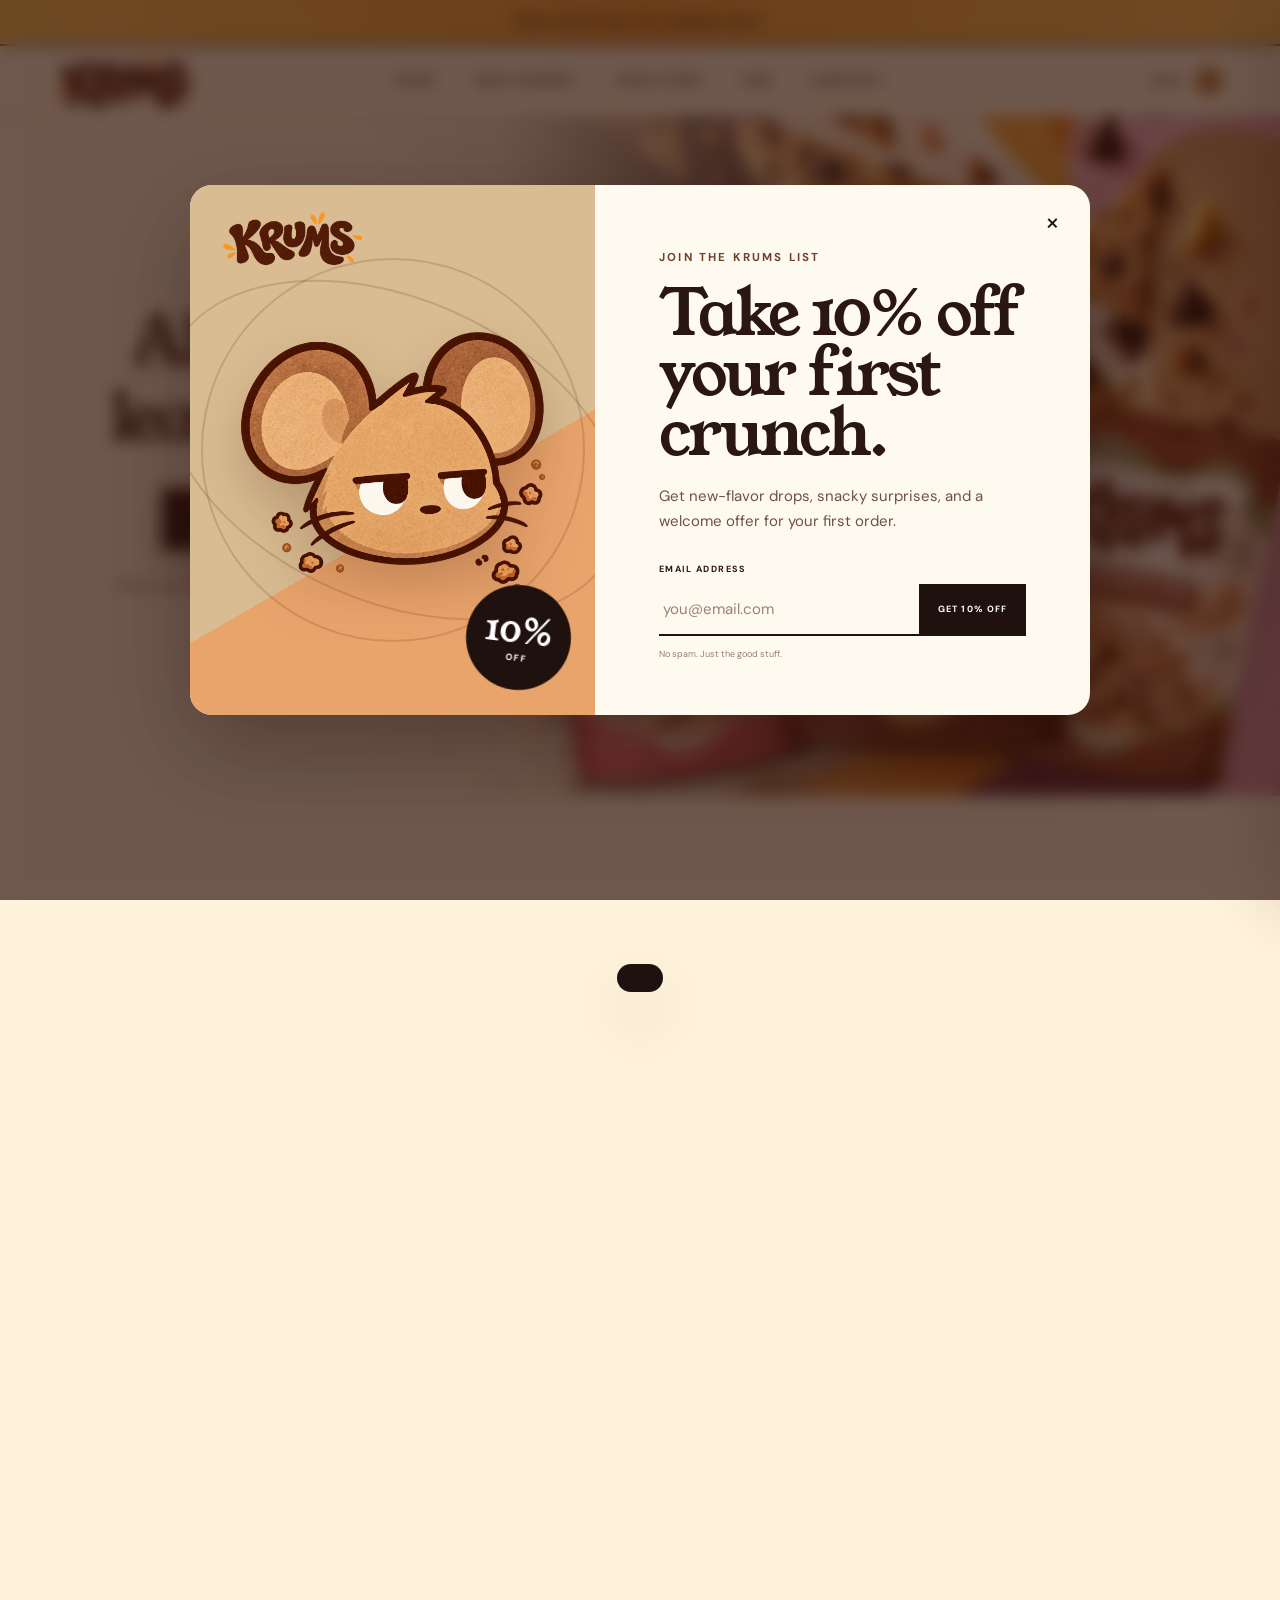
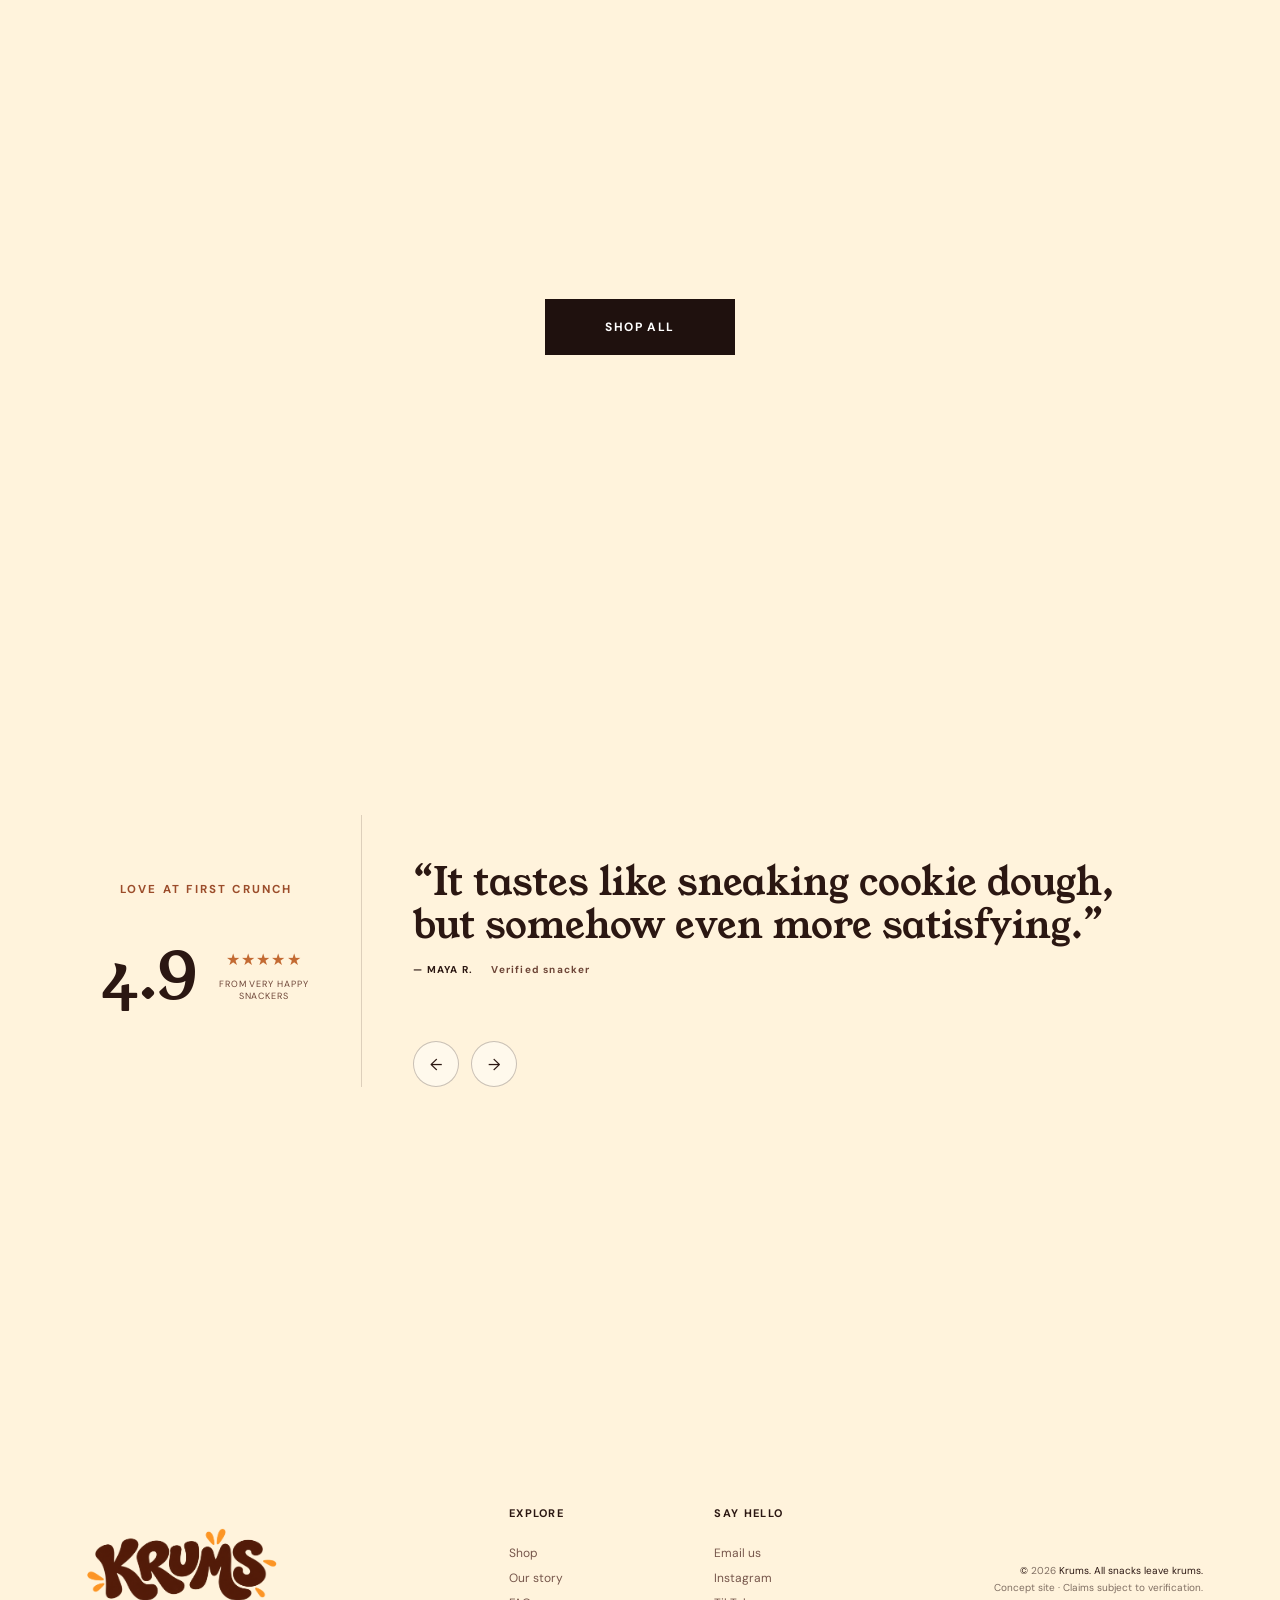
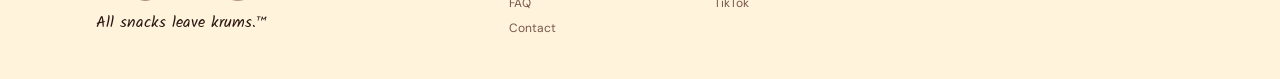
<file: index.html>
<!doctype html>
<html lang="en">
<head>
  <meta charset="UTF-8" />
  <meta name="viewport" content="width=device-width, initial-scale=1.0" />
  <meta name="theme-color" content="#fff8e9" />
  <meta name="description" content="Krums — thin, crispy cookie dough snacks with big flavor and satisfying crunch." />
  <title>Krums — All Snacks Leave Krums</title>
  <link rel="preconnect" href="https://fonts.googleapis.com" />
  <link rel="preconnect" href="https://fonts.gstatic.com" crossorigin />
  <link href="https://fonts.googleapis.com/css2?family=DM+Sans:wght@400;500;600;700&family=Kalam:wght@400;700&family=Young+Serif&display=swap" rel="stylesheet" />
  <link rel="stylesheet" href="styles.css?v=20260925-44" />
</head>
<body class="home-page">
  <a class="skip-link" href="#main">Skip to content</a>
  <div class="page-loader" id="page-loader" aria-hidden="true"><b class="krums-monogram">K</b><span>Leaving a few krums…</span></div>

  <div class="announcement">
    <p id="announcement-copy">Free shipping on orders $35+</p>
  </div>

  <header class="site-header" id="site-header">
    <button class="menu-toggle" id="menu-toggle" aria-label="Open menu" aria-controls="main-nav" aria-expanded="false"><span></span><span></span></button>
    <a class="brand" href="#top" aria-label="Krums home"><img class="brand-wordmark" src="assets/krums-packaging-wordmark.png" alt="Krums" /></a>
    <nav class="main-nav" id="main-nav" aria-label="Main navigation">
      <a href="shop.html">Shop</a><a href="#why">Why Krums?</a><a href="#story">Our story</a><a href="#faq">FAQ</a><a href="contact.html">Contact</a>
    </nav>
    <button class="bag-button" id="open-cart" aria-label="Open snack bag">Bag <span id="cart-count">0</span></button>
  </header>

  <main id="main">
    <section class="hero hero-launch" id="top">
      <img class="hero-launch-art" src="assets/hero-crumb-trail-v2.png" alt="A sweeping trail of crispy cookie dough chips and crumbs" />
      <div class="hero-launch-copy">
        <h1><span>All snacks</span><span class="hero-launch-lockup">leave <span class="hero-launch-logo"><img src="assets/krums-packaging-wordmark.png" alt="Krums" /></span></span></h1>
        <a class="hero-launch-cta magnetic" href="shop.html"><span>Shop now</span><b aria-hidden="true">→</b></a>
        <p class="hero-launch-lede">Three bold flavors. One seriously happy crunch.</p>
      </div>
      <div class="hero-launch-products" aria-label="Shop Krums flavors">
        <a class="hero-launch-pack hero-launch-pack-birthday" href="product.html?flavor=birthday-cake" aria-label="Shop Birthday Cake"><img src="assets/pouch-krums-birthday-cake.png" alt="Birthday Cake Krums pouch" /></a>
        <a class="hero-launch-pack hero-launch-pack-chocolate" href="product.html?flavor=chocolate-chip" aria-label="Shop Chocolate Chip"><img src="assets/pouch-krums-chocolate-chip.png" alt="Chocolate Chip Krums pouch" /></a>
        <a class="hero-launch-pack hero-launch-pack-cinnamon" href="product.html?flavor=cinnamon-roll" aria-label="Shop Cinnamon Roll"><img src="assets/pouch-krums-cinnamon-roll.png" alt="Cinnamon Roll Krums pouch" /></a>
      </div>
    </section>

    <section class="why why-standards" id="why">
      <div class="why-standards-inner reveal">
        <p class="why-standards-kicker">Why Krums?</p>
        <h2>We believe snack time deserves better.</h2>
        <p class="why-standards-intro">Bold cookie-dough flavor, a thin crispy crunch, and thoughtfully chosen ingredients—made for everyday snacking.</p>
        <div class="why-standard-badges" aria-label="What makes Krums different">
          <article><strong>Clean<br />Ingredients</strong></article>
          <article><strong>Non<br />GMO</strong></article>
          <article><strong>Vegan<br />Friendly</strong></article>
          <article><strong>Thin &amp;<br />Crispy</strong></article>
          <article><strong>Bold<br />Flavor</strong></article>
        </div>
      </div>
    </section>

    <section class="flavor-trail content-trail" id="trail" aria-labelledby="trail-title">
      <header class="trail-gallery-heading reveal">
        <p>Snack-sized stories</p>
        <h2 id="trail-title">Follow the Flavor Trail</h2>
        <span>Behind the bags, everyday crunches, and every new Krums drop.</span>
      </header>
      <div class="trail-video-grid" aria-label="Krums videos coming soon">
        <article class="trail-video-card reveal">
          <img src="assets/moment-krums-desk.png" alt="Krums snack beside a desk setup" loading="lazy" />
          <div class="trail-video-overlay"><span class="trail-play" aria-hidden="true">▶</span><small>Video coming soon</small><strong>Desk Drawer Crunch</strong></div>
        </article>
        <article class="trail-video-card reveal" data-delay="70">
          <img src="assets/moment-krums-road-trip.png" alt="Krums snack ready for a road trip" loading="lazy" />
          <div class="trail-video-overlay"><span class="trail-play" aria-hidden="true">▶</span><small>Video coming soon</small><strong>Road Trip Krums</strong></div>
        </article>
        <article class="trail-video-card reveal" data-delay="140">
          <img src="assets/moment-krums-cozy.png" alt="Krums snack in a cozy setting" loading="lazy" />
          <div class="trail-video-overlay"><span class="trail-play" aria-hidden="true">▶</span><small>Video coming soon</small><strong>Cozy Snack Break</strong></div>
        </article>
        <article class="trail-video-card trail-video-pack reveal" data-delay="210">
          <img src="assets/pouch-krums-birthday-cake.png" alt="Birthday Cake Krums pouch" loading="lazy" />
          <div class="trail-video-overlay"><span class="trail-play" aria-hidden="true">▶</span><small>Video coming soon</small><strong>Birthday Cake Drop</strong></div>
        </article>
        <article class="trail-video-card trail-video-pack reveal" data-delay="280">
          <img src="assets/pouch-krums-cinnamon-roll.png" alt="Cinnamon Roll Krums pouch" loading="lazy" />
          <div class="trail-video-overlay"><span class="trail-play" aria-hidden="true">▶</span><small>Video coming soon</small><strong>Cinnamon Roll Drop</strong></div>
        </article>
      </div>
      <a class="button button-primary trail-shop-all" href="shop.html">Shop All</a>
    </section>

    <section class="origin-story" id="story">
      <div class="story-year reveal" aria-hidden="true">2026</div>
      <div class="story-copy reveal"><p class="eyebrow"><span></span> Our story</p><h2>A new kind of cookie crunch.</h2><p>Krums started in 2026 with one simple idea: cookie-dough flavor deserved a thinner, crispier way to snack.</p><p>We set out to make playful snacks with clean ingredients, bold flavor, and enough crunch to leave a trail.</p></div>
    </section>

    <section class="social-proof">
      <div class="review-side"><p class="eyebrow light"><span></span> Love at first crunch</p><div class="review-score"><strong>4.9</strong><span>★★★★★<small>from very happy snackers</small></span></div></div>
      <div class="review-slider" id="review-slider"><article class="review active"><blockquote>“It tastes like sneaking cookie dough, but somehow even more satisfying.”</blockquote><p>— MAYA R. <span>Verified snacker</span></p></article><article class="review"><blockquote>“The crunch is unreal. Birthday Cake disappeared before movie night started.”</blockquote><p>— ELLIE T. <span>Verified snacker</span></p></article><article class="review"><blockquote>“Cinnamon Roll with afternoon coffee is now a non-negotiable.”</blockquote><p>— CHRIS A. <span>Verified snacker</span></p></article><div class="review-controls"><button id="review-prev" aria-label="Previous review">←</button><button id="review-next" aria-label="Next review">→</button></div></div>
    </section>

    <section class="faq" id="faq">
      <div class="faq-heading reveal"><h2>Questions?<span>We’ve got krums.</span></h2></div>
      <div class="faq-list reveal"><details><summary>What exactly are Krums?<span>+</span></summary><div class="faq-answer"><div><p>Krums are thin, crispy snacks inspired by cookie dough—the flavor of a cookie with the snap of a chip.</p></div></div></details><details><summary>Are they made from cookie dough?<span>+</span></summary><div class="faq-answer"><div><p>Krums are baked for crunch and formulated as a ready-to-eat snack. Final ingredient details will be published before launch.</p></div></div></details><details><summary>Where can I buy them?<span>+</span></summary><div class="faq-answer"><div><p>Right here soon. Visit the Shop page to explore every available flavor.</p></div></div></details><details><summary>Do you ship nationwide?<span>+</span></summary><div class="faq-answer"><div><p>Nationwide shipping is the plan. Exact regions and timing will be confirmed at launch.</p></div></div></details></div>
    </section>
  </main>

  <footer><div class="footer-brand"><img class="footer-wordmark" src="assets/krums-packaging-wordmark.png" alt="Krums" /><p>All snacks leave krums.™</p></div><div><h3>Explore</h3><a href="shop.html">Shop</a><a href="#story">Our story</a><a href="#faq">FAQ</a><a href="contact.html">Contact</a></div><div><h3>Say hello</h3><a href="mailto:hello@krumssnacks.com">Email us</a><a href="#">Instagram</a><a href="#">TikTok</a></div><p class="footer-legal">© <span id="year"></span> Krums. All snacks leave krums.<br /><span>Concept site · Claims subject to verification.</span></p></footer>

  <div class="scrim" id="scrim" hidden></div>
  <aside class="cart-drawer" id="cart-drawer" aria-hidden="true" aria-label="Shopping bag"><header><div><p class="eyebrow"><span></span> Your stash</p><h2>Snack bag <i id="cart-title-count">(0)</i></h2></div><button id="close-cart" aria-label="Close bag">×</button></header><div class="cart-progress"><p id="shipping-copy">You’re $35 away from free shipping</p><div><span id="shipping-bar"></span></div></div><div class="cart-items" id="cart-items"></div><div class="cart-empty" id="cart-empty"><img class="cart-mascot" src="assets/krums-mascot-head.png" alt="" /><h3>Your bag is hungry.</h3><p>Good news: joy is only one flavor away.</p><a href="shop.html" id="empty-shop">Find your crunch</a></div><footer id="cart-footer" hidden><div><span>Subtotal</span><strong id="cart-total">$0.00</strong></div><button class="button button-primary" id="checkout-button">Checkout</button><small>Taxes and shipping calculated at checkout. Payment connection coming next.</small></footer></aside>
  <div class="toast" id="toast" role="status" aria-live="polite"></div>
  <script src="script.js?v=20260924-13"></script>
</body>
</html>
</file>
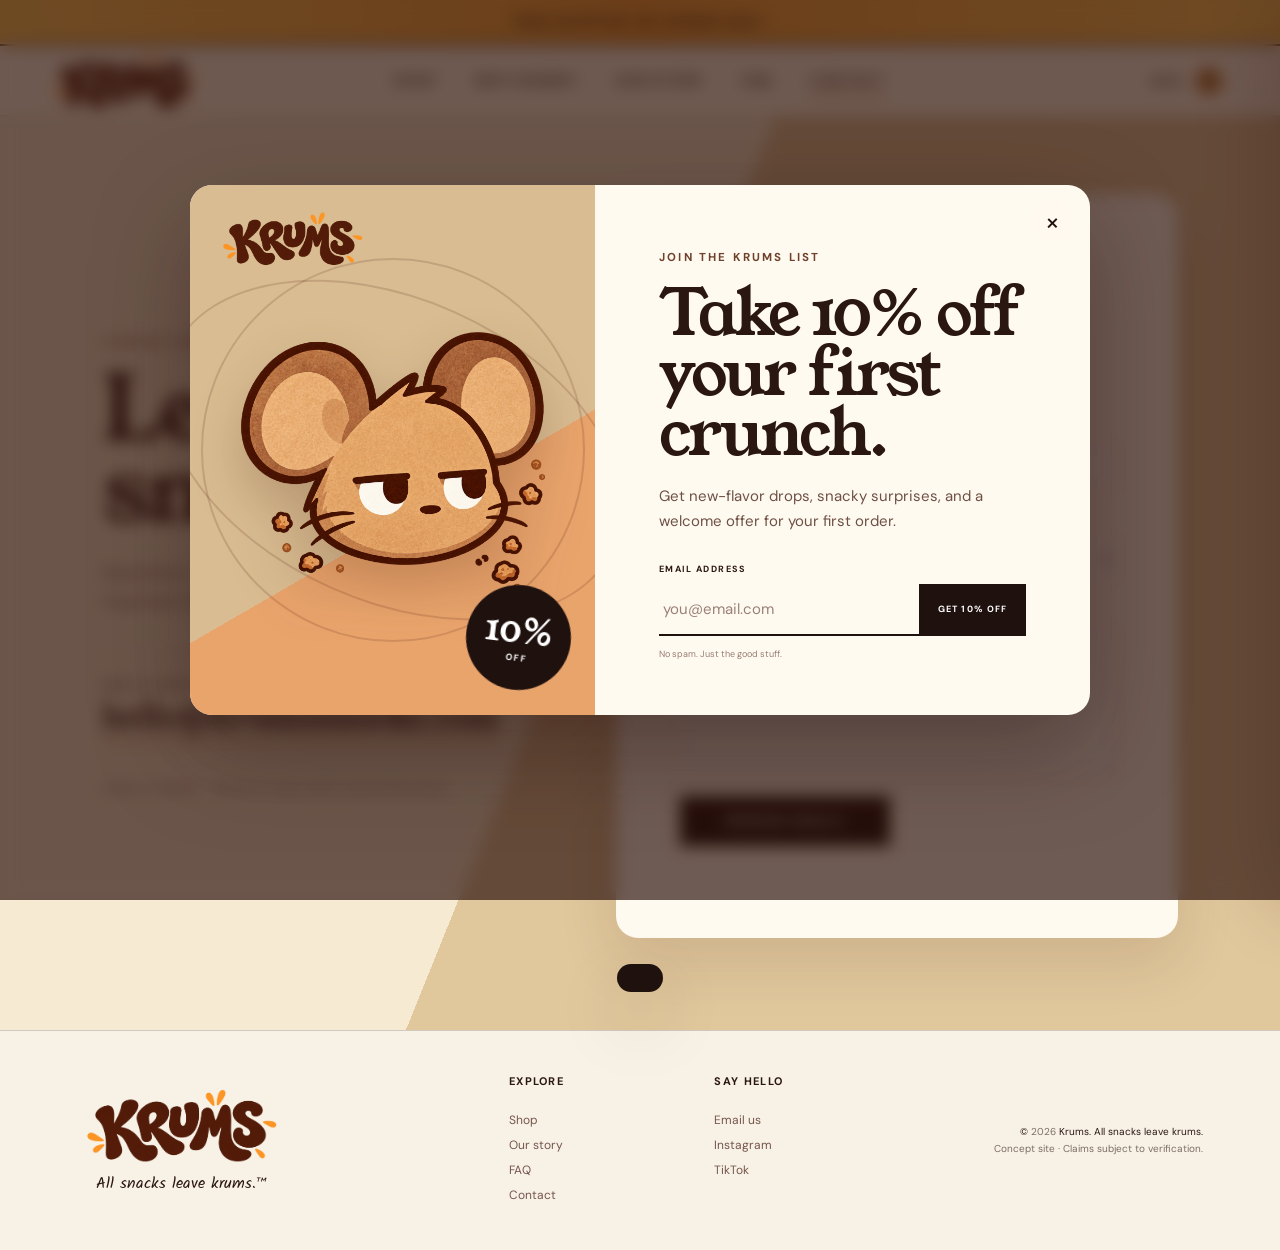
<file: contact.html>
<!doctype html>
<html lang="en">
<head>
  <meta charset="UTF-8" />
  <meta name="viewport" content="width=device-width, initial-scale=1.0" />
  <meta name="theme-color" content="#fff8e9" />
  <meta name="description" content="Contact the Krums team about orders, wholesale, collaborations, or anything snack-related." />
  <title>Contact Krums</title>
  <link rel="preconnect" href="https://fonts.googleapis.com" />
  <link rel="preconnect" href="https://fonts.gstatic.com" crossorigin />
  <link href="https://fonts.googleapis.com/css2?family=DM+Sans:wght@400;500;600;700&family=Kalam:wght@400;700&family=Young+Serif&display=swap" rel="stylesheet" />
  <link rel="stylesheet" href="styles.css?v=20260925-44" />
</head>
<body class="contact-body">
  <a class="skip-link" href="#main">Skip to content</a>
  <div class="announcement">
    <p id="announcement-copy">Free shipping on orders $35+</p>
  </div>

  <header class="site-header" id="site-header">
    <button class="menu-toggle" id="menu-toggle" aria-label="Open menu" aria-controls="main-nav" aria-expanded="false"><span></span><span></span></button>
    <a class="brand" href="index.html" aria-label="Krums home"><img class="brand-wordmark" src="assets/krums-packaging-wordmark.png" alt="Krums" /></a>
    <nav class="main-nav" id="main-nav" aria-label="Main navigation">
      <a href="shop.html">Shop</a><a href="index.html#why">Why Krums?</a><a href="index.html#story">Our story</a><a href="index.html#faq">FAQ</a><a href="contact.html" aria-current="page">Contact</a>
    </nav>
    <button class="bag-button" id="open-cart" aria-label="Open snack bag">Bag <span id="cart-count">0</span></button>
  </header>

  <main id="main">
    <section class="contact-page">
      <div class="contact-intro reveal">
        <p class="eyebrow"><span></span> Contact Krums</p>
        <h1>Let’s talk snacks.</h1>
        <p>Questions, ideas, wholesale inquiries, or a very important flavor suggestion? Send it our way.</p>
        <div class="contact-direct">
          <span>Email us directly</span>
          <a href="mailto:hello@krumssnacks.com">hello@krumssnacks.com</a>
        </div>
        <div class="contact-note"><b>Good to know</b><p>We aim to reply within two business days.</p></div>
      </div>

      <div class="contact-form-card reveal" data-delay="120">
        <p class="eyebrow"><span></span> Leave a note</p>
        <h2>What’s on your mind?</h2>
        <form id="contact-form">
          <div class="contact-field-row">
            <label>First name<input name="name" type="text" autocomplete="given-name" required /></label>
            <label>Email address<input name="email" type="email" autocomplete="email" required /></label>
          </div>
          <label>What can we help with?
            <select name="topic" required>
              <option value="" selected disabled>Choose a topic</option>
              <option>Order question</option>
              <option>Wholesale or retail</option>
              <option>Press or collaboration</option>
              <option>Flavor suggestion</option>
              <option>Something else</option>
            </select>
          </label>
          <label>Your message<textarea name="message" rows="6" required></textarea></label>
          <button class="button button-primary" type="submit">Prepare email <span>↗</span></button>
          <p class="contact-status" id="contact-status" aria-live="polite"></p>
        </form>
      </div>
    </section>
  </main>

  <footer><div class="footer-brand"><img class="footer-wordmark" src="assets/krums-packaging-wordmark.png" alt="Krums" /><p>All snacks leave krums.™</p></div><div><h3>Explore</h3><a href="shop.html">Shop</a><a href="index.html#story">Our story</a><a href="index.html#faq">FAQ</a><a href="contact.html">Contact</a></div><div><h3>Say hello</h3><a href="mailto:hello@krumssnacks.com">Email us</a><a href="#">Instagram</a><a href="#">TikTok</a></div><p class="footer-legal">© <span id="year"></span> Krums. All snacks leave krums.<br /><span>Concept site · Claims subject to verification.</span></p></footer>

  <div class="scrim" id="scrim" hidden></div>
  <aside class="cart-drawer" id="cart-drawer" aria-hidden="true" aria-label="Shopping bag"><header><div><p class="eyebrow"><span></span> Your stash</p><h2>Snack bag <i id="cart-title-count">(0)</i></h2></div><button id="close-cart" aria-label="Close bag">×</button></header><div class="cart-progress"><p id="shipping-copy">You’re $35 away from free shipping</p><div><span id="shipping-bar"></span></div></div><div class="cart-items" id="cart-items"></div><div class="cart-empty" id="cart-empty"><img class="cart-mascot" src="assets/krums-mascot-head.png" alt="" /><h3>Your bag is hungry.</h3><p>Good news: joy is only one flavor away.</p><a href="shop.html" id="empty-shop">Find your crunch</a></div><footer id="cart-footer" hidden><div><span>Subtotal</span><strong id="cart-total">$0.00</strong></div><button class="button button-primary" id="checkout-button">Checkout</button><small>Taxes and shipping calculated at checkout. Payment connection coming next.</small></footer></aside>
  <div class="toast" id="toast" role="status" aria-live="polite"></div>
  <script src="script.js?v=20260924-13"></script>
</body>
</html>
</file>
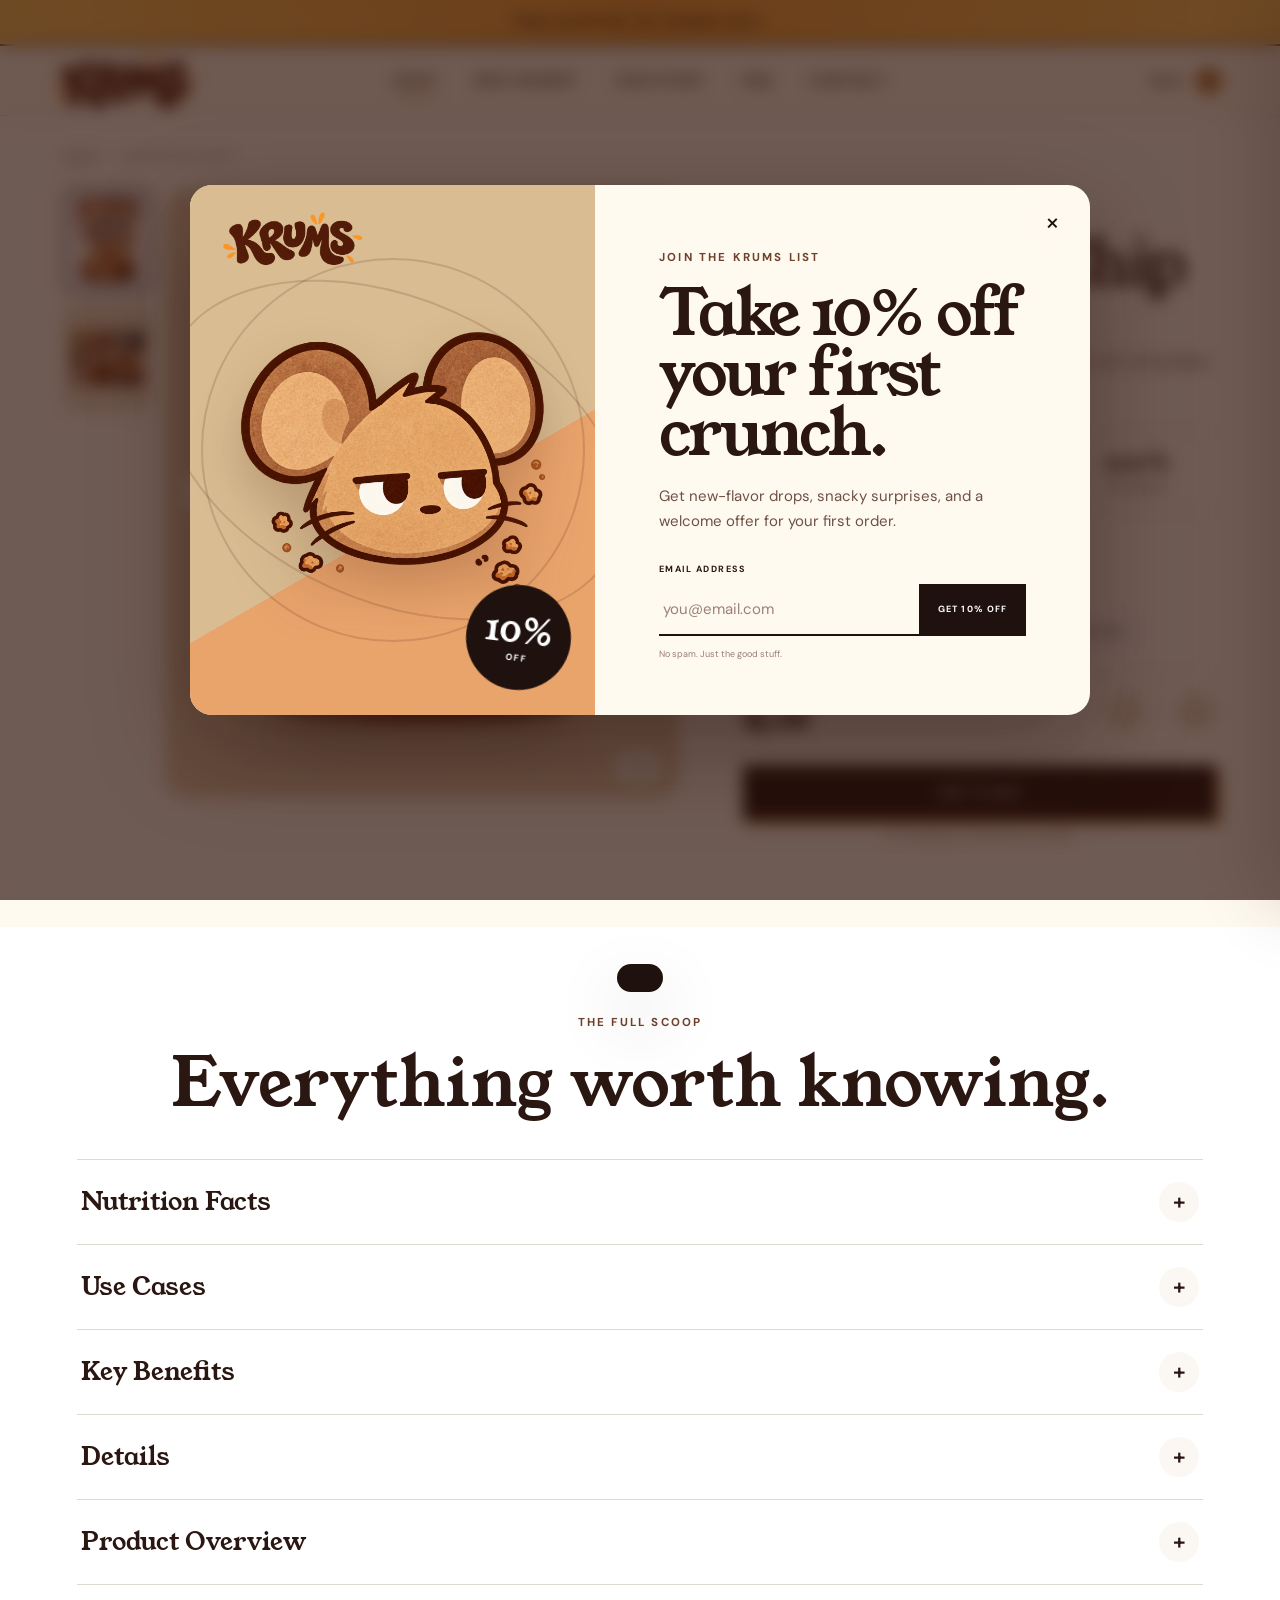
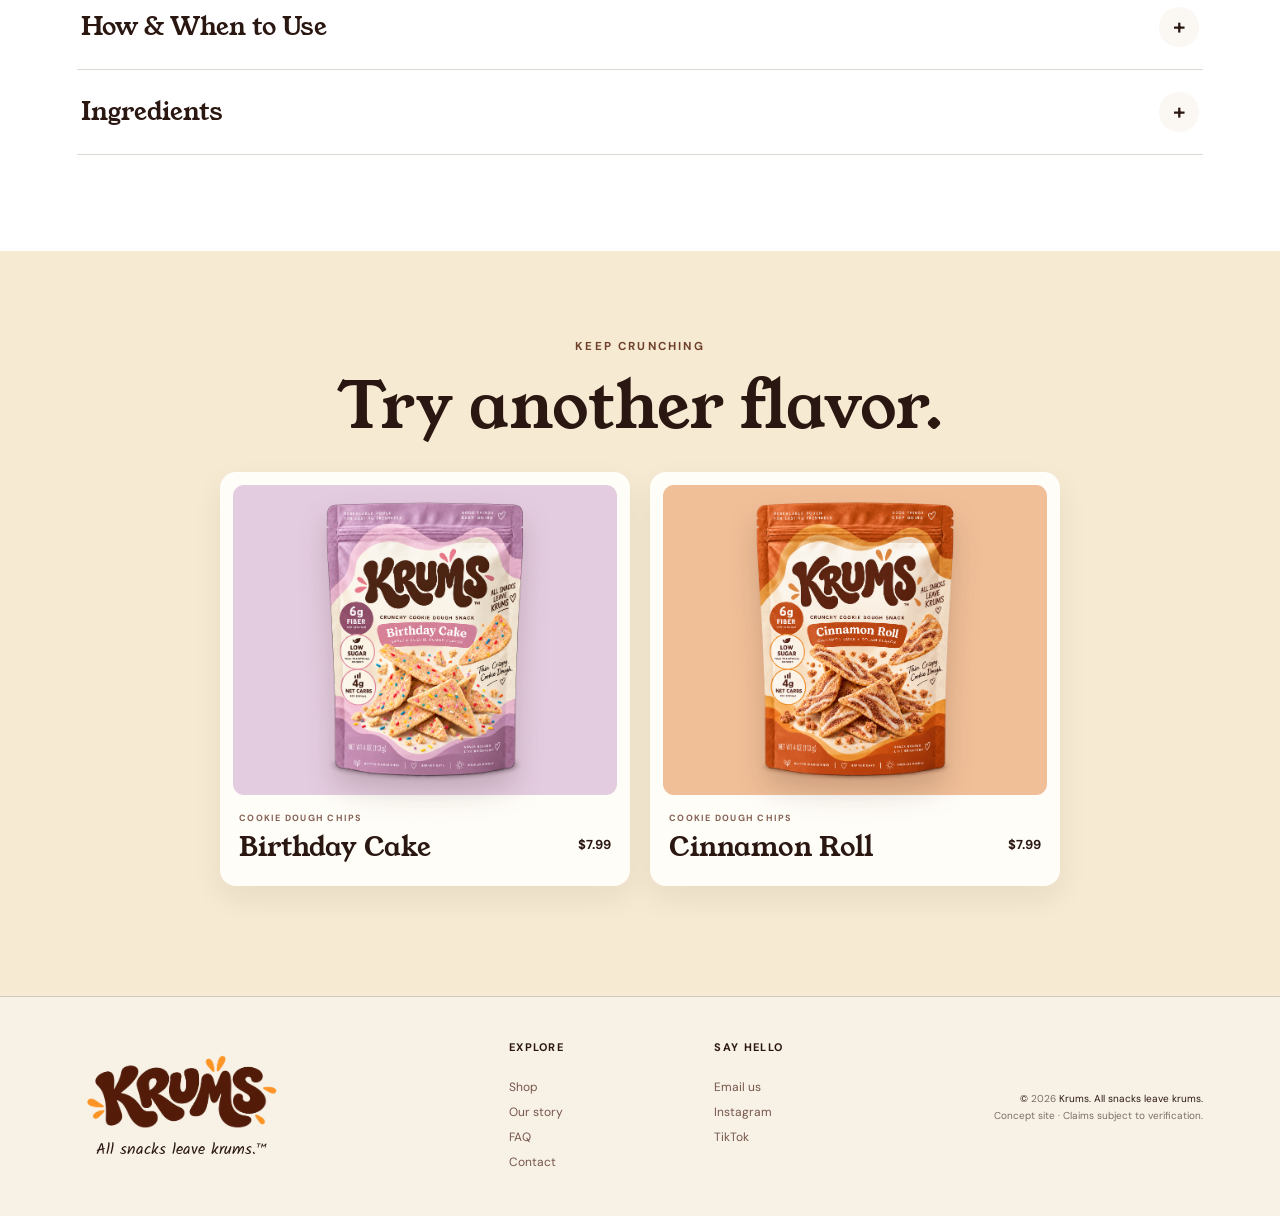
<file: product.html>
<!doctype html>
<html lang="en">
<head>
  <meta charset="UTF-8" />
  <meta name="viewport" content="width=device-width, initial-scale=1.0" />
  <meta name="theme-color" content="#fff8e9" />
  <meta name="description" content="Explore a Krums cookie dough snack flavor." id="page-description" />
  <title>Krums Product</title>
  <link rel="preconnect" href="https://fonts.googleapis.com" />
  <link rel="preconnect" href="https://fonts.gstatic.com" crossorigin />
  <link href="https://fonts.googleapis.com/css2?family=DM+Sans:wght@400;500;600;700&family=Kalam:wght@400;700&family=Young+Serif&display=swap" rel="stylesheet" />
  <link rel="stylesheet" href="styles.css?v=20260925-44" />
</head>
<body class="product-page">
  <a class="skip-link" href="#main">Skip to content</a>

  <div class="announcement">
    <p id="announcement-copy">Free shipping on orders $35+</p>
  </div>

  <header class="site-header" id="site-header">
    <button class="menu-toggle" id="menu-toggle" aria-label="Open menu" aria-controls="main-nav" aria-expanded="false"><span></span><span></span></button>
    <a class="brand" href="index.html" aria-label="Krums home"><img class="brand-wordmark" src="assets/krums-packaging-wordmark.png" alt="Krums" /></a>
    <nav class="main-nav" id="main-nav" aria-label="Main navigation">
      <a href="shop.html" aria-current="page">Shop</a><a href="index.html#why">Why Krums?</a><a href="index.html#story">Our story</a><a href="index.html#faq">FAQ</a><a href="contact.html">Contact</a>
    </nav>
    <button class="bag-button" id="open-cart" aria-label="Open snack bag">Bag <span id="cart-count">0</span></button>
  </header>

  <main id="main">
    <section class="product-detail flavor-theme" id="product-detail" data-theme="chocolate-chip">
      <nav class="product-breadcrumb" aria-label="Breadcrumb"><a href="shop.html">Shop</a><span>/</span><span id="product-breadcrumb">Chocolate Chip</span></nav>
      <div class="product-detail-grid">
        <div class="product-gallery" aria-label="Product images">
          <div class="product-thumbnails" id="product-thumbnails" aria-label="Choose a product image"></div>
          <div class="product-main-media" id="product-main-media">
            <img id="product-main-image" src="assets/pouch-krums-chocolate-chip.png" alt="Chocolate Chip Krums pouch" />
            <button class="gallery-arrow gallery-prev" data-gallery-step="-1" aria-label="Previous product image">←</button>
            <button class="gallery-arrow gallery-next" data-gallery-step="1" aria-label="Next product image">→</button>
            <span class="gallery-count" id="gallery-count">1 / 1</span>
          </div>
        </div>

        <aside class="product-buy-panel">
          <p class="product-kicker" id="detail-kicker">THE OG CRUNCH</p>
          <h1 id="detail-name">Chocolate Chip</h1>
          <p class="stars">★★★★★ <span>4.9 · happy snackers</span></p>
          <p class="product-description" id="detail-description"></p>
          <div class="detail-metrics" id="detail-metrics"></div>
          <div class="taste-notes" id="detail-taste-notes"></div>

          <div class="detail-flavor-picker">
            <p>Choose a flavor</p>
            <div id="detail-flavors"></div>
          </div>

          <div class="purchase-row detail-purchase-row">
            <div><span id="detail-size">One 4 oz pouch</span><strong id="product-price">$7.99</strong></div>
            <div class="quantity"><button data-main-qty="-1" aria-label="Decrease quantity">−</button><span id="main-qty">1</span><button data-main-qty="1" aria-label="Increase quantity">+</button></div>
          </div>
          <button class="button button-primary add-main" id="add-main">Add to bag</button>
          <p class="detail-shipping-note">Free shipping on snack boxes over $35.</p>
        </aside>
      </div>
    </section>

    <section class="product-information" aria-labelledby="information-title">
      <p class="eyebrow"><span></span> The full scoop</p>
      <h2 id="information-title">Everything worth knowing.</h2>
      <div class="product-accordions" id="product-accordions"></div>
    </section>

    <section class="related-products">
      <div class="shop-heading"><p class="eyebrow"><span></span> Keep crunching</p><h2>Try another flavor.</h2></div>
      <div class="related-grid" id="related-products"></div>
    </section>
  </main>

  <footer><div class="footer-brand"><img class="footer-wordmark" src="assets/krums-packaging-wordmark.png" alt="Krums" /><p>All snacks leave krums.™</p></div><div><h3>Explore</h3><a href="shop.html">Shop</a><a href="index.html#story">Our story</a><a href="index.html#faq">FAQ</a><a href="contact.html">Contact</a></div><div><h3>Say hello</h3><a href="mailto:hello@krumssnacks.com">Email us</a><a href="#">Instagram</a><a href="#">TikTok</a></div><p class="footer-legal">© <span id="year"></span> Krums. All snacks leave krums.<br /><span>Concept site · Claims subject to verification.</span></p></footer>

  <div class="scrim" id="scrim" hidden></div>
  <aside class="cart-drawer" id="cart-drawer" aria-hidden="true" aria-label="Shopping bag"><header><div><p class="eyebrow"><span></span> Your stash</p><h2>Snack bag <i id="cart-title-count">(0)</i></h2></div><button id="close-cart" aria-label="Close bag">×</button></header><div class="cart-progress"><p id="shipping-copy">You’re $35 away from free shipping</p><div><span id="shipping-bar"></span></div></div><div class="cart-items" id="cart-items"></div><div class="cart-empty" id="cart-empty"><img class="cart-mascot" src="assets/krums-mascot-head.png" alt="" /><h3>Your bag is hungry.</h3><p>Good news: joy is only one flavor away.</p><a href="shop.html" id="empty-shop">Find your crunch</a></div><footer id="cart-footer" hidden><div><span>Subtotal</span><strong id="cart-total">$0.00</strong></div><button class="button button-primary" id="checkout-button">Checkout</button><small>Taxes and shipping calculated at checkout. Payment connection coming next.</small></footer></aside>
  <div class="toast" id="toast" role="status" aria-live="polite"></div>
  <script src="script.js?v=20260924-13"></script>
</body>
</html>
</file>
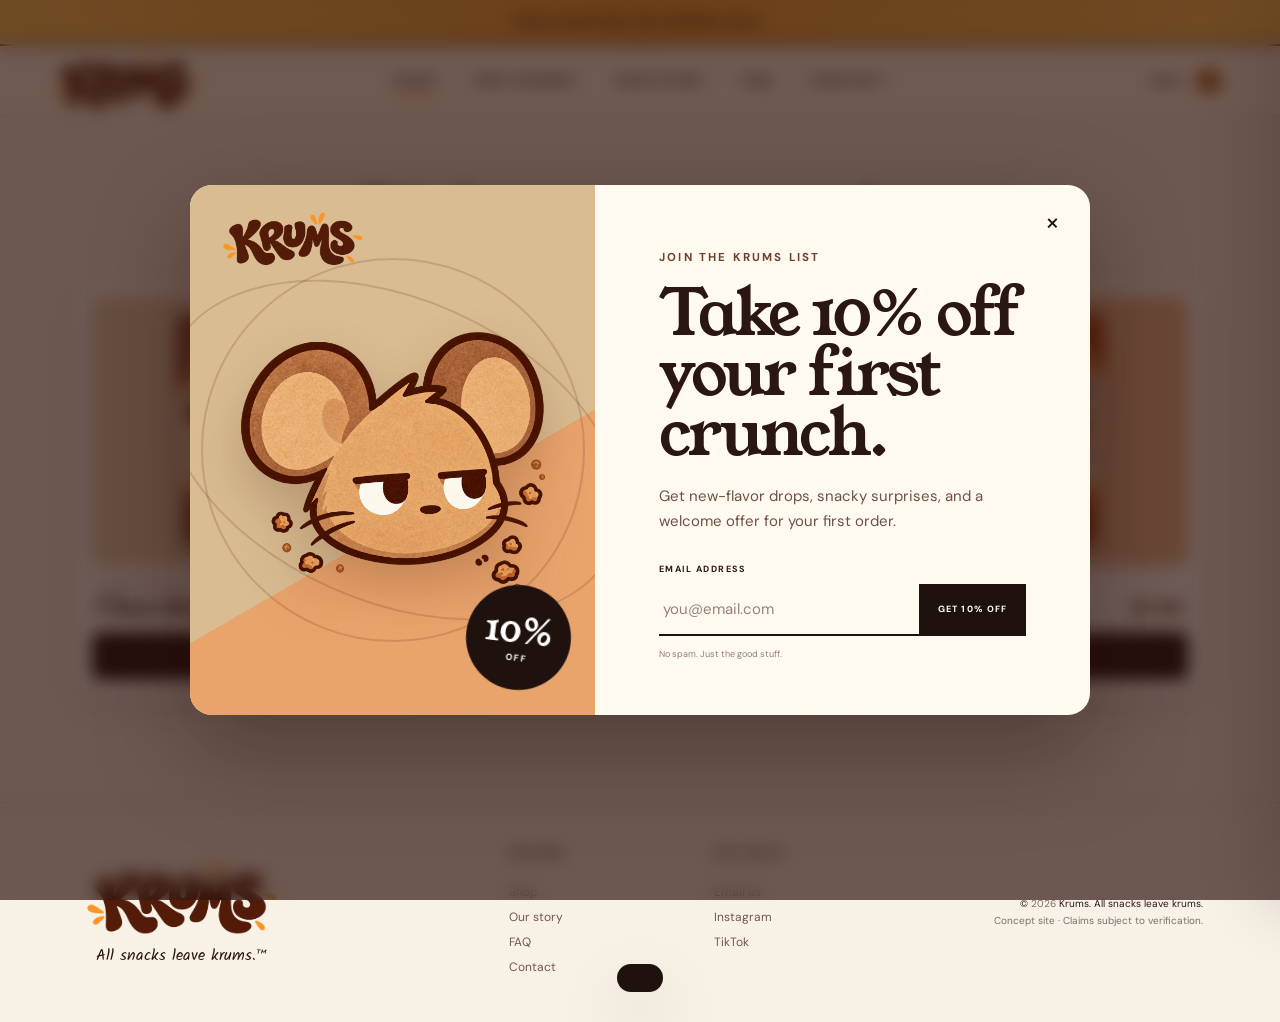
<file: shop.html>
<!doctype html>
<html lang="en">
<head>
  <meta charset="UTF-8" />
  <meta name="viewport" content="width=device-width, initial-scale=1.0" />
  <meta name="theme-color" content="#fff8e9" />
  <meta name="description" content="Shop every Krums cookie dough snack flavor." />
  <title>Shop Krums</title>
  <link rel="preconnect" href="https://fonts.googleapis.com" />
  <link rel="preconnect" href="https://fonts.gstatic.com" crossorigin />
  <link href="https://fonts.googleapis.com/css2?family=DM+Sans:wght@400;500;600;700&family=Kalam:wght@400;700&family=Young+Serif&display=swap" rel="stylesheet" />
  <link rel="stylesheet" href="styles.css?v=20260925-44" />
</head>
<body class="shop-page">
  <a class="skip-link" href="#main">Skip to content</a>
  <div class="page-loader" id="page-loader" aria-hidden="true"><b class="krums-monogram">K</b><span>Stocking the snack shelf…</span></div>

  <div class="announcement">
    <p id="announcement-copy">Free shipping on orders $35+</p>
  </div>

  <header class="site-header" id="site-header">
    <button class="menu-toggle" id="menu-toggle" aria-label="Open menu" aria-controls="main-nav" aria-expanded="false"><span></span><span></span></button>
    <a class="brand" href="index.html" aria-label="Krums home"><img class="brand-wordmark" src="assets/krums-packaging-wordmark.png" alt="Krums" /></a>
    <nav class="main-nav" id="main-nav" aria-label="Main navigation">
      <a href="shop.html" aria-current="page">Shop</a><a href="index.html#why">Why Krums?</a><a href="index.html#story">Our story</a><a href="index.html#faq">FAQ</a><a href="contact.html">Contact</a>
    </nav>
    <button class="bag-button" id="open-cart" aria-label="Open snack bag">Bag <span id="cart-count">0</span></button>
  </header>

  <main id="main">
    <section class="flavor-shop shop-catalog flavor-theme" id="shop" data-theme="chocolate-chip">
      <div class="shop-heading reveal"><h2>Pick your crunch.</h2></div>
      <div class="shop-grid" id="shop-grid" aria-label="All Krums products"></div>
    </section>
  </main>

  <footer><div class="footer-brand"><img class="footer-wordmark" src="assets/krums-packaging-wordmark.png" alt="Krums" /><p>All snacks leave krums.™</p></div><div><h3>Explore</h3><a href="shop.html">Shop</a><a href="index.html#story">Our story</a><a href="index.html#faq">FAQ</a><a href="contact.html">Contact</a></div><div><h3>Say hello</h3><a href="mailto:hello@krumssnacks.com">Email us</a><a href="#">Instagram</a><a href="#">TikTok</a></div><p class="footer-legal">© <span id="year"></span> Krums. All snacks leave krums.<br /><span>Concept site · Claims subject to verification.</span></p></footer>

  <div class="scrim" id="scrim" hidden></div>
  <aside class="cart-drawer" id="cart-drawer" aria-hidden="true" aria-label="Shopping bag"><header><div><p class="eyebrow"><span></span> Your stash</p><h2>Snack bag <i id="cart-title-count">(0)</i></h2></div><button id="close-cart" aria-label="Close bag">×</button></header><div class="cart-progress"><p id="shipping-copy">You’re $35 away from free shipping</p><div><span id="shipping-bar"></span></div></div><div class="cart-items" id="cart-items"></div><div class="cart-empty" id="cart-empty"><img class="cart-mascot" src="assets/krums-mascot-head.png" alt="" /><h3>Your bag is hungry.</h3><p>Good news: joy is only one flavor away.</p><a href="#shop" id="empty-shop">Find your crunch</a></div><footer id="cart-footer" hidden><div><span>Subtotal</span><strong id="cart-total">$0.00</strong></div><button class="button button-primary" id="checkout-button">Checkout</button><small>Taxes and shipping calculated at checkout. Payment connection coming next.</small></footer></aside>
  <div class="toast" id="toast" role="status" aria-live="polite"></div>
  <script src="script.js?v=20260924-13"></script>
</body>
</html>
</file>
<file: styles.css>
:root{--cocoa:#1f110e;--brown:#5f2f20;--caramel:#a17b4e;--orange:#c78b48;--cream:#f7f1e6;--paper:#ebe2d3;--pink:#c9ad83;--sage:#6e764f;--ink:#2b1712;--white:#fffaf2;--line:rgba(31,17,14,.18);--shadow:0 28px 70px rgba(31,17,14,.18);--accent:#6f402c;--accent-soft:#c89a60;--theme-bg:#d9bc91;--brand-gold:#a17b4e;--brand-pink:#b7747d;--brand-sage:#6e764f;--brand-orange:#a14d2b;--brand-plum:#785278}
*{box-sizing:border-box}html{scroll-behavior:smooth}body{margin:0;background:var(--cream);color:var(--ink);font-family:"DM Sans",sans-serif;overflow-x:hidden}body.modal-open{overflow:hidden}button,input{font:inherit}button,a{color:inherit}.skip-link{position:fixed;top:-100px;left:12px;z-index:200;background:#fff;padding:12px}.skip-link:focus{top:12px}.page-loader{position:fixed;inset:0;z-index:300;background:var(--cream);display:grid;place-items:center;align-content:center;gap:16px;transition:opacity .5s,visibility .5s}.page-loader img{width:110px;animation:loader-bounce .7s alternate infinite}.page-loader span{text-transform:uppercase;letter-spacing:.15em;font-size:10px;font-weight:700}.page-loader.done{opacity:0;visibility:hidden}@keyframes loader-bounce{to{transform:translateY(-12px) rotate(5deg)}}.cursor-dot{width:12px;height:12px;border-radius:50%;background:var(--orange);position:fixed;z-index:250;pointer-events:none;transform:translate(-50%,-50%);mix-blend-mode:multiply;transition:width .2s,height .2s;opacity:0}.cursor-dot.hover{width:34px;height:34px}.announcement{height:34px;background:var(--cocoa);color:#fff;display:flex;align-items:center;justify-content:center;gap:22px}.announcement p{margin:0;min-width:330px;text-align:center;text-transform:uppercase;letter-spacing:.16em;font-size:9px;font-weight:700}.announcement button{background:none;border:0;color:#fff;cursor:pointer;opacity:.7}.site-header{height:90px;display:grid;grid-template-columns:1fr auto 1fr;align-items:center;padding:0 5vw;background:rgba(255,248,233,.9);backdrop-filter:blur(16px);border-bottom:1px solid var(--line);position:sticky;top:0;z-index:50;transition:height .3s,box-shadow .3s}.site-header.scrolled{height:70px;box-shadow:0 10px 30px rgba(80,30,12,.08)}.brand{grid-column:1}.brand img{width:170px;height:70px;display:block;object-fit:contain;object-position:left}.main-nav{grid-column:2;grid-row:1;display:flex;gap:36px}.main-nav a{text-decoration:none;text-transform:uppercase;font-size:10px;letter-spacing:.13em;font-weight:700;position:relative}.main-nav a:after{content:"";position:absolute;height:2px;background:var(--orange);left:0;right:100%;bottom:-7px;transition:right .25s}.main-nav a:hover:after{right:0}.bag-button{grid-column:3;grid-row:1;justify-self:end;border:0;background:transparent;text-transform:uppercase;letter-spacing:.13em;font-size:11px;font-weight:700;cursor:pointer}.bag-button span{display:inline-grid;place-items:center;width:28px;height:28px;border-radius:50%;margin-left:8px;background:var(--orange)}.menu-toggle{display:none;border:0;background:none}.flavor-theme[data-theme="birthday-cake"]{--accent:#d95865;--accent-soft:#f38a91;--theme-bg:#f6b6b1}.flavor-theme[data-theme="cinnamon-roll"]{--accent:#7f8c52;--accent-soft:#aab77b;--theme-bg:#cbd092}
.hero{height:calc(100vh - 124px);min-height:660px;max-height:850px;background:linear-gradient(125deg,#fffaf0 0 38%,var(--theme-bg) 38%);display:grid;grid-template-columns:.9fr 1.1fr;position:relative;overflow:hidden;padding:45px 6vw 70px;transition:background .65s ease}.hero-grain{position:absolute;inset:0;opacity:.12;background-image:url("data:image/svg+xml,%3Csvg viewBox='0 0 160 160' xmlns='http://www.w3.org/2000/svg'%3E%3Cfilter id='n'%3E%3CfeTurbulence type='fractalNoise' baseFrequency='.9' numOctaves='3' stitchTiles='stitch'/%3E%3C/filter%3E%3Crect width='100%25' height='100%25' filter='url(%23n)' opacity='.32'/%3E%3C/svg%3E");pointer-events:none}.hero-sun{position:absolute;width:520px;height:520px;border:72px solid rgba(255,255,255,.26);border-radius:50%;right:-110px;top:40px}.hero-copy{align-self:center;z-index:4;max-width:650px}.eyebrow{text-transform:uppercase;letter-spacing:.19em;font-size:10px;font-weight:700;color:var(--accent);display:flex;align-items:center;gap:10px;margin:0 0 20px}.eyebrow>span{width:26px;height:1px;background:currentColor}.eyebrow.light{color:#f7b24b}h1,h2,h3{font-family:"Young Serif",serif;font-weight:400;margin:0}h1{font-size:clamp(60px,6.6vw,102px);line-height:.92;letter-spacing:-.05em}h1 em,h2 em{font-family:"Kalam",cursive;color:var(--accent);font-weight:700}.hero-lede{font-size:16px;line-height:1.75;max-width:570px;margin:25px 0}.hero-actions{display:flex;align-items:center;gap:30px}.button{min-height:52px;display:inline-flex;align-items:center;justify-content:center;gap:28px;padding:0 23px;border:0;text-decoration:none;text-transform:uppercase;letter-spacing:.12em;font-size:10px;font-weight:700;cursor:pointer;transition:transform .2s,box-shadow .2s}.button-primary{background:var(--cocoa);color:#fff;box-shadow:6px 6px 0 var(--accent-soft)}.button-primary:hover{transform:translate(2px,2px);box-shadow:3px 3px 0 var(--accent-soft)}.text-button{border:0;background:transparent;font-size:11px;font-weight:700;cursor:pointer;border-bottom:1px solid var(--ink);padding:10px 0}.text-button span{margin-left:8px;color:var(--accent)}.hero-proof{display:flex;gap:0;margin-top:28px}.hero-proof div{padding:0 25px;border-left:1px solid var(--line);display:flex;flex-direction:column}.hero-proof div:first-child{padding-left:0;border:0}.hero-proof strong{font-family:"Young Serif";font-size:22px}.hero-proof span{text-transform:uppercase;letter-spacing:.12em;font-size:8px}.hero-product{align-self:center;height:100%;position:relative;display:grid;place-items:center;z-index:2}.product-stage{height:min(68vh,620px);width:min(44vw,540px);display:grid;place-items:center;position:relative;perspective:1000px}.product-stage img{height:100%;max-width:100%;object-fit:contain;filter:drop-shadow(0 34px 25px rgba(70,23,8,.28));transition:opacity .25s,transform .4s;position:relative;z-index:3}.product-stage img.swapping{opacity:0;transform:translateY(20px) rotate(4deg)}.stage-shadow{position:absolute;width:65%;height:12%;bottom:1%;background:rgba(76,29,11,.26);border-radius:50%;filter:blur(24px)}.orbit{position:absolute;border:1px solid rgba(73,20,7,.22);border-radius:50%;animation:orbit-spin 18s linear infinite}.orbit-one{width:490px;height:490px}.orbit-two{width:590px;height:380px;transform:rotate(20deg);animation-direction:reverse}@keyframes orbit-spin{to{rotate:360deg}}.floating-chip{position:absolute;display:block;width:92px;height:52px;border:5px solid #b86a32;border-radius:62% 25% 58% 27%;background-color:#dda05c;background-image:radial-gradient(circle,#512013 0 3px,transparent 4px);background-size:24px 22px;box-shadow:0 16px 20px rgba(74,25,8,.25);z-index:4}.chip-a{top:7%;right:1%;rotate:24deg}.chip-b{bottom:15%;left:0;rotate:-21deg;scale:.8}.chip-c{top:21%;left:2%;rotate:64deg;scale:.55}.hand-note{position:absolute;right:-1vw;bottom:2%;font:18px/1.1 "Kalam",cursive;transform:rotate(-5deg);z-index:5}.hand-note svg{display:block;width:85px;fill:none;stroke:var(--ink);stroke-width:2}.hero-flavor-switcher{position:absolute;bottom:20px;left:50%;transform:translateX(-50%);z-index:6;background:rgba(255,253,246,.84);backdrop-filter:blur(12px);border:1px solid rgba(70,22,10,.14);border-radius:50px;display:flex;align-items:center;gap:11px;padding:10px 16px;box-shadow:0 12px 30px rgba(80,25,8,.1)}.hero-flavor-switcher>span{text-transform:uppercase;letter-spacing:.12em;font-size:8px;opacity:.6}.hero-flavor-switcher strong{font-size:10px;min-width:96px}.flavor-dot{width:18px;height:18px;border-radius:50%;border:2px solid #fff;background:var(--dot);box-shadow:0 0 0 1px rgba(59,15,7,.2);cursor:pointer;transition:transform .2s}.flavor-dot.active{transform:scale(1.28)}.doodle{position:absolute;font:40px "Kalam";color:rgba(75,22,9,.5);z-index:3}.doodle-one{left:48%;top:12%}.doodle-two{right:3%;bottom:16%;font-size:28px}.joy-marquee{height:62px;background:var(--cocoa);color:#fff;display:flex;align-items:center;overflow:hidden;white-space:nowrap}.joy-marquee div{min-width:max-content;font:14px "Young Serif";letter-spacing:.13em;animation:marquee 27s linear infinite}.joy-marquee span{margin:0 22px}@keyframes marquee{to{transform:translateX(-50%)}}
.flavor-shop{padding:110px 6vw;background:var(--cream);transition:background .6s}.section-intro h2,.why h2,.moments h2,.faq h2,.newsletter h2{font-size:clamp(45px,5.4vw,75px);line-height:.98;letter-spacing:-.04em}.flavor-tabs{display:grid;grid-template-columns:repeat(3,1fr);margin:55px 0 0;border-bottom:1px solid var(--line)}.flavor-tab{border:0;background:transparent;padding:18px 15px;font-family:"Young Serif";font-size:18px;color:#9a766b;cursor:pointer;position:relative}.flavor-tab span{font:9px "DM Sans";letter-spacing:.1em;margin-right:10px}.flavor-tab:after{content:"";position:absolute;left:0;right:100%;bottom:-2px;height:4px;background:var(--accent);transition:right .35s}.flavor-tab.active{color:var(--ink)}.flavor-tab.active:after{right:0}.spotlight{min-height:650px;display:grid;grid-template-columns:1.2fr .8fr;margin-top:30px;background:linear-gradient(115deg,var(--theme-bg) 0 54%,#fffdf8 54%);transition:background .5s;overflow:hidden;box-shadow:var(--shadow);border-radius:3px}.spotlight-visual{position:relative;display:grid;place-items:center;min-height:650px}.spotlight-visual .blob{position:absolute;width:440px;height:440px;border-radius:43% 57% 55% 45%;background:rgba(255,255,255,.46);animation:blob 8s ease-in-out infinite}@keyframes blob{50%{border-radius:57% 43% 41% 59%;transform:rotate(7deg)}}.spotlight-visual img{height:590px;max-width:72%;object-fit:contain;z-index:3;filter:drop-shadow(0 30px 25px rgba(69,20,7,.23));transition:opacity .22s,transform .45s}.spotlight-visual img.switching{opacity:0;transform:translateX(-20px) rotate(-4deg)}.spotlight-visual img.wiggle{animation:wiggle .65s ease}@keyframes wiggle{25%{transform:rotate(-5deg) scale(1.03)}60%{transform:rotate(4deg) scale(1.03)}}.huge-word{position:absolute;left:-25px;top:50%;transform:translateY(-50%) rotate(-90deg);font-family:"Young Serif";font-size:83px;color:rgba(255,255,255,.42);letter-spacing:.04em}.spin-hint{position:absolute;bottom:42px;right:33px;z-index:4;border:0;background:var(--cocoa);color:#fff;width:87px;height:87px;border-radius:50%;font:13px/1.1 "Kalam";cursor:pointer;transition:transform .25s}.spin-hint:hover{transform:rotate(10deg) scale(1.07)}.spin-hint span{font-size:19px}.spotlight-info{padding:65px 6vw 50px;align-self:center}.product-kicker{font-size:9px;letter-spacing:.18em;font-weight:700;color:var(--accent)}.spotlight-info h3{font-size:clamp(43px,4.7vw,65px);line-height:1;margin:8px 0 13px}.stars{color:var(--orange);letter-spacing:.08em;font-size:12px}.stars span{color:#89675b;letter-spacing:0;margin-left:8px}.product-description{font-size:16px;line-height:1.7;color:#66453b}.taste-notes{display:flex;flex-wrap:wrap;gap:8px;margin:20px 0 30px}.taste-notes span{border:1px solid #c3a79c;border-radius:50px;padding:8px 12px;text-transform:uppercase;letter-spacing:.1em;font-size:8px;font-weight:700}.purchase-row{display:flex;justify-content:space-between;align-items:center;padding:18px 0;border-top:1px solid var(--line);border-bottom:1px solid var(--line)}.purchase-row>div:first-child{display:flex;flex-direction:column}.purchase-row>div>span{font-size:11px}.purchase-row strong{font-family:"Young Serif";font-size:23px;margin-top:3px}.quantity{display:flex;align-items:center;gap:13px}.quantity button{border:0;background:#eee0ca;width:31px;height:31px;border-radius:50%;cursor:pointer}.add-main{width:100%;margin:18px 0}.add-main span{margin-left:auto}.ingredients-toggle{width:100%;padding:14px 0;border:0;border-bottom:1px solid var(--line);background:none;display:flex;justify-content:space-between;text-transform:uppercase;font-size:9px;letter-spacing:.12em;font-weight:700;cursor:pointer}.ingredients-toggle span{font-size:18px;transition:transform .2s}.ingredients-toggle[aria-expanded="true"] span{transform:rotate(45deg)}.ingredients-panel{display:grid;grid-template-rows:0fr;transition:grid-template-rows .3s}.ingredients-panel>*{overflow:hidden;margin:0}.ingredients-panel.open{grid-template-rows:1fr}.ingredients-panel.open p{padding-top:14px}.ingredients-panel p{font-size:12px;line-height:1.6;color:#806257}.mini-products{display:grid;grid-template-columns:repeat(3,1fr);gap:14px;margin-top:18px}.mini-product{display:grid;grid-template-columns:90px 1fr auto;align-items:center;gap:15px;background:#fffdf8;border:1px solid var(--line);padding:12px 18px;cursor:pointer;transition:transform .2s,background .2s}.mini-product:hover{transform:translateY(-4px);background:var(--mini-bg)}.mini-product img{width:78px;height:95px;object-fit:contain}.mini-product h4{font-family:"Young Serif";font-weight:400;font-size:17px;margin:0}.mini-product p{font-size:10px;margin:6px 0 0;color:#806056}.mini-product button{border:0;background:var(--cocoa);color:#fff;border-radius:50%;width:32px;height:32px;cursor:pointer}
.why{background:var(--cocoa);color:#fff;display:grid;grid-template-columns:.9fr 1.1fr;gap:8vw;padding:110px 8vw;overflow:hidden}.why-visual{display:grid;place-items:center;position:relative}.why-visual:before{content:"";position:absolute;width:470px;height:470px;background:var(--orange);border-radius:48% 52% 45% 55%;animation:blob 9s ease-in-out infinite}.why-visual img{width:min(430px,100%);position:relative;z-index:2;filter:drop-shadow(0 25px 35px #1f0704)}.badge-orbit{position:absolute;width:540px;height:540px;border:1px solid rgba(255,255,255,.25);border-radius:50%;animation:orbit-spin 22s linear infinite}.why-copy{align-self:center}.why-lede{font-size:17px;line-height:1.7;max-width:570px}.benefits{border-top:1px solid rgba(255,255,255,.25);margin-top:30px}.benefit{width:100%;color:#fff;border:0;border-bottom:1px solid rgba(255,255,255,.25);background:none;display:grid;grid-template-columns:45px 1fr auto;text-align:left;padding:20px 0;cursor:pointer}.benefit i{font-style:normal;font-size:9px;color:#d98a52}.benefit span{display:flex;flex-direction:column}.benefit b{font:22px "Young Serif"}.benefit small{font-size:12px;line-height:1.5;max-height:0;overflow:hidden;opacity:0;transition:max-height .3s,opacity .3s,padding .3s}.benefit.active small{max-height:80px;opacity:.7;padding-top:8px}.benefit em{font-style:normal;font-size:24px;transition:transform .3s}.benefit.active em{transform:rotate(45deg)}
.moments{padding:110px 6vw;background:#f6ead2}.centered{text-align:center}.centered .eyebrow{justify-content:center}.moment-cards{display:grid;grid-template-columns:repeat(3,1fr);gap:22px;margin-top:60px}.moment-card{padding:16px 16px 30px;background:#fff;border:1px solid var(--line);position:relative;transition:transform .3s}.moment-card:nth-child(2){transform:translateY(30px)}.moment-card:hover{transform:translateY(-8px) rotate(-1deg)}.moment-card:nth-child(2):hover{transform:translateY(20px) rotate(1deg)}.moment-number{position:absolute;top:28px;left:29px;z-index:2;width:34px;height:34px;border-radius:50%;display:grid;place-items:center;background:var(--cream);font-size:9px;font-weight:700}.illustration{height:300px;position:relative;overflow:hidden;display:grid;place-items:center}.desk{background:#eaa461}.desk .cup{width:110px;height:90px;background:#fff4dd;border-radius:8px 8px 45px 45px;display:grid;place-items:center;font-size:38px;box-shadow:55px 45px 0 -25px #71311c;transform:rotate(-4deg)}.crumbs{position:absolute;bottom:40px;right:40px;font-size:40px;color:var(--cocoa)}.road{background:#ef8380}.sunset{width:170px;height:170px;border-radius:50%;background:#f8ce65;box-shadow:0 0 0 42px rgba(255,255,255,.17)}.road:after{content:"";position:absolute;bottom:-40px;border-left:120px solid transparent;border-right:120px solid transparent;border-bottom:210px solid #593321}.road span{position:absolute;right:30px;top:30px;font:40px "Kalam"}.sofa{background:#a5ad72}.sofa div{font-size:90px;filter:drop-shadow(10px 18px 0 rgba(73,30,13,.15))}.sofa span{position:absolute;font:50px "Kalam";right:45px;top:40px}.moment-card h3{font-size:25px;margin:25px 13px 8px}.moment-card p{font-size:13px;line-height:1.6;color:#73554b;margin:0 13px}.social-proof{min-height:480px;background:#cd692c;color:#fff;display:grid;grid-template-columns:.55fr 1fr;padding:90px 7vw;gap:7vw}.review-side{border-right:1px solid rgba(255,255,255,.35)}.review-score{display:flex;gap:20px;align-items:center;margin-top:65px}.review-score strong{font:80px "Young Serif"}.review-score>span{display:flex;flex-direction:column;color:#ffd878;letter-spacing:.08em}.review-score small{font-size:9px;color:#fff;text-transform:uppercase;letter-spacing:.1em;margin-top:8px}.review-slider{position:relative;align-self:center;min-height:240px}.review{display:none}.review.active{display:block;animation:review-in .45s ease}@keyframes review-in{from{opacity:0;transform:translateX(25px)}}.review blockquote{font:clamp(30px,4vw,56px)/1.15 "Young Serif";margin:0}.review p{font-size:10px;letter-spacing:.12em;font-weight:700;margin-top:30px}.review p span{opacity:.65;margin-left:15px}.review-controls{position:absolute;bottom:0;display:flex;align-items:center;gap:18px}.review-controls button{border:1px solid rgba(255,255,255,.6);background:none;color:#fff;width:42px;height:42px;border-radius:50%;cursor:pointer}.review-controls span{font-size:10px;letter-spacing:.1em}
.faq{padding:110px 8vw;display:grid;grid-template-columns:.7fr 1fr;gap:10vw;position:relative}.faq-heading{position:sticky;top:130px;align-self:start}.faq-heading img{width:140px;margin-top:40px;transform:rotate(-8deg)}.faq-list details{border-bottom:1px solid var(--line)}.faq-list summary{list-style:none;padding:25px 0;display:flex;justify-content:space-between;font:20px "Young Serif";cursor:pointer}.faq-list summary::-webkit-details-marker{display:none}.faq-list summary span{font:26px "DM Sans";transition:transform .2s}.faq-list details[open] summary span{transform:rotate(45deg)}.faq-list details p{font-size:14px;line-height:1.7;color:#72564c;max-width:600px;margin:0 40px 24px 0}.newsletter{min-height:500px;background:var(--pink);display:grid;grid-template-columns:.4fr 1fr .85fr;align-items:center;padding:70px 7vw;gap:5vw;position:relative;overflow:hidden}.newsletter>img{width:260px;filter:drop-shadow(0 18px 25px rgba(80,20,10,.15));transform:rotate(-5deg)}.newsletter-squiggle{position:absolute;font:110px "Kalam";opacity:.18;right:3%;top:0}.newsletter .light{color:#fff1c8}.newsletter>div:nth-of-type(2)>p:last-child{line-height:1.7}.newsletter form label{text-transform:uppercase;font-size:9px;letter-spacing:.14em;font-weight:700}.newsletter form>div{display:flex;border-bottom:2px solid var(--cocoa);margin-top:10px}.newsletter input{border:0;background:transparent;padding:16px 0;outline:none;min-width:0;flex:1}.newsletter form button{border:0;background:none;text-transform:uppercase;font-size:9px;font-weight:700;letter-spacing:.1em;cursor:pointer}.newsletter form>p{font:14px "Kalam";min-height:20px}body>footer{min-height:250px;background:var(--cream);display:grid;grid-template-columns:1.3fr .5fr .5fr 1fr;gap:5vw;align-items:center;padding:55px 6vw;border-top:1px solid var(--line)}.footer-brand img{width:210px;height:95px;object-fit:contain}.footer-brand p{font:16px "Kalam";margin:0 0 0 20px}body>footer h3{font:11px "DM Sans";font-weight:700;text-transform:uppercase;letter-spacing:.12em;margin-bottom:15px}body>footer>div:not(.footer-brand){display:flex;flex-direction:column;gap:9px}body>footer a{font-size:12px;text-decoration:none;color:#76564b}.footer-legal{text-align:right;font-size:10px;line-height:1.7}.footer-legal span{opacity:.6}
.scrim{position:fixed;inset:0;z-index:80;background:rgba(44,12,5,.6);backdrop-filter:blur(5px)}.cart-drawer{position:fixed;z-index:90;right:0;top:0;width:min(480px,100vw);height:100vh;background:var(--cream);transform:translateX(105%);transition:transform .4s cubic-bezier(.22,.9,.24,1);padding:30px;display:flex;flex-direction:column;box-shadow:-30px 0 70px rgba(50,12,4,.22)}.cart-drawer.open{transform:translateX(0)}.cart-drawer>header{display:flex;justify-content:space-between;align-items:flex-start;padding-bottom:20px}.cart-drawer h2{font-size:35px}.cart-drawer h2 i{font:16px "DM Sans";font-style:normal;color:#99746a}.cart-drawer>header button,.story-modal>button{border:0;background:none;font-size:35px;cursor:pointer}.cart-progress{padding:15px;background:#f3e4c9;font-size:10px;text-transform:uppercase;letter-spacing:.08em}.cart-progress p{margin:0 0 9px}.cart-progress>div{height:5px;background:#dec6a6;border-radius:10px;overflow:hidden}.cart-progress span{display:block;width:0;height:100%;background:var(--orange);transition:width .3s}.cart-items{overflow:auto;flex:1}.cart-item{display:grid;grid-template-columns:80px 1fr auto;gap:15px;padding:18px 0;border-bottom:1px solid var(--line);align-items:center}.cart-item img{width:75px;height:100px;object-fit:contain;background:var(--item-bg)}.cart-item h3{font:17px "Young Serif"}.cart-item p{font-size:11px;margin:7px 0}.cart-qty{display:flex;gap:9px;align-items:center}.cart-qty button{border:0;background:#eadcc6;width:25px;height:25px;border-radius:50%;cursor:pointer}.remove-item{align-self:start;border:0;background:none;text-decoration:underline;font-size:9px;color:#87685f;cursor:pointer}.cart-empty{margin:auto;text-align:center;max-width:260px}.cart-empty img{width:100px}.cart-empty h3{font-size:27px}.cart-empty p{font-size:13px;line-height:1.6}.cart-empty a{text-transform:uppercase;font-size:9px;letter-spacing:.12em;font-weight:700}.cart-drawer>footer{border-top:1px solid var(--line);padding-top:20px}.cart-drawer>footer>div{display:flex;justify-content:space-between;margin-bottom:17px}.cart-drawer>footer .button{width:100%}.cart-drawer>footer .button span{margin-left:auto}.cart-drawer>footer small{display:block;text-align:center;margin-top:12px;font-size:9px;color:#8d6d62}.story-modal{position:fixed;z-index:100;inset:6vh 9vw;background:var(--paper);box-shadow:var(--shadow);overflow:hidden}.story-modal>button{position:absolute;right:25px;top:18px;z-index:2}.story-modal>div{height:100%;display:grid;grid-template-columns:.7fr 1fr;align-content:center;column-gap:5vw;padding:7vw}.story-modal img{width:min(380px,100%);grid-row:1/6}.story-modal h2{font-size:60px}.story-modal div>p:last-of-type{line-height:1.7;max-width:590px}.story-modal .button{justify-self:start}.toast{position:fixed;z-index:120;left:50%;bottom:28px;transform:translate(-50%,120px);background:var(--cocoa);color:#fff;border-radius:50px;padding:14px 23px;font-size:11px;box-shadow:var(--shadow);transition:transform .3s}.toast.show{transform:translate(-50%,0)}.reveal{opacity:0;transform:translateY(35px);transition:opacity .7s ease,transform .7s ease;transition-delay:var(--delay,0ms)}.reveal.visible{opacity:1;transform:none}
@media(max-width:1000px){.main-nav{gap:20px}.hero{grid-template-columns:1fr 1fr;padding-left:4vw;padding-right:4vw}.hero h1{font-size:64px}.product-stage{width:48vw}.spotlight{grid-template-columns:1fr 1fr}.spotlight-visual img{max-width:88%}.mini-products{grid-template-columns:1fr}.why{gap:4vw}.why-visual:before{width:360px;height:360px}.why-visual img{max-width:350px}.badge-orbit{width:430px;height:430px}.newsletter{grid-template-columns:.5fr 1fr}.newsletter form{grid-column:1/-1;max-width:620px;margin:auto;width:100%}body>footer{grid-template-columns:1fr 1fr}.footer-legal{text-align:left}}
@media(max-width:760px){.cursor-dot{display:none}.announcement p{min-width:230px}.site-header{height:72px;padding:0 20px;grid-template-columns:45px 1fr 80px}.menu-toggle{display:flex;flex-direction:column;gap:6px;padding:10px}.menu-toggle span{display:block;width:23px;height:2px;background:var(--cocoa)}.brand{grid-column:2;justify-self:center}.brand img{width:130px;height:58px}.bag-button{grid-column:3}.main-nav{position:fixed;top:106px;left:0;right:0;background:var(--cream);display:flex;flex-direction:column;padding:35px;transform:translateY(-150%);transition:transform .35s;z-index:-1;border-bottom:1px solid var(--line)}.main-nav.open{transform:translateY(0)}.main-nav a{font:27px "Young Serif";text-transform:none}.hero{height:auto;min-height:0;max-height:none;grid-template-columns:1fr;background:linear-gradient(160deg,#fffaf0 0 43%,var(--theme-bg) 43%);padding:55px 22px 85px}.hero-copy{text-align:center}.hero .eyebrow,.hero-actions,.hero-proof{justify-content:center}.hero h1{font-size:55px}.hero-lede{font-size:14px;margin-inline:auto}.hero-actions{flex-direction:column;gap:13px}.hero-proof{margin-bottom:25px}.hero-product{height:520px}.product-stage{height:480px;width:100%}.orbit-one{width:380px;height:380px}.orbit-two{width:400px;height:310px}.floating-chip{width:70px;height:40px}.hand-note{right:0}.hero-flavor-switcher{width:max-content;max-width:94%;bottom:20px}.hero-flavor-switcher>span{display:none}.doodle-one{left:4%;top:40%}.section-intro h2,.why h2,.moments h2,.faq h2,.newsletter h2{font-size:45px}.flavor-shop{padding:75px 20px}.flavor-tabs{display:flex;overflow:auto;margin-top:35px}.flavor-tab{min-width:max-content;font-size:15px}.spotlight{grid-template-columns:1fr;background:linear-gradient(160deg,var(--theme-bg) 0 51%,#fffdf8 51%)}.spotlight-visual{min-height:500px}.spotlight-visual img{height:475px}.huge-word{font-size:58px}.spin-hint{right:15px;bottom:20px}.spotlight-info{padding:45px 24px}.mini-product{grid-template-columns:70px 1fr auto}.why{grid-template-columns:1fr;padding:80px 24px}.why-visual{min-height:400px}.why-visual:before{width:320px;height:320px}.why-visual img{width:310px}.badge-orbit{width:365px;height:365px}.moment-cards{grid-template-columns:1fr}.moments{padding:80px 20px}.moment-card:nth-child(2){transform:none}.illustration{height:260px}.social-proof{grid-template-columns:1fr;padding:75px 24px}.review-side{border:0;border-bottom:1px solid rgba(255,255,255,.3);padding-bottom:30px}.review-score{margin-top:20px}.review-score strong{font-size:60px}.review-slider{min-height:300px}.review-controls{bottom:-20px}.faq{grid-template-columns:1fr;padding:80px 24px}.faq-heading{position:relative;top:auto}.faq-heading img{width:90px;margin-top:15px}.newsletter{grid-template-columns:1fr;padding:70px 24px;text-align:center}.newsletter>img{width:170px;margin:auto}.newsletter .eyebrow{justify-content:center}body>footer{grid-template-columns:1fr 1fr;padding:45px 24px}.footer-brand,.footer-legal{grid-column:1/-1}.footer-legal{text-align:left}.story-modal{inset:2vh 10px}.story-modal>div{grid-template-columns:1fr;overflow:auto;padding:50px 25px}.story-modal img{width:150px;grid-row:auto;margin:auto}.story-modal h2{font-size:42px}.cart-drawer{padding:22px}}
@media(max-width:430px){.announcement p{font-size:8px;min-width:210px}.hero h1{font-size:48px}.hero-proof div{padding:0 14px}.hero-product{height:450px}.product-stage{height:420px}.hand-note{display:none}.flavor-shop{padding-left:14px;padding-right:14px}.spotlight-visual{min-height:440px}.spotlight-visual img{height:420px}.spotlight-info h3{font-size:42px}.moment-card{padding:12px 12px 25px}.review blockquote{font-size:30px}.newsletter form>div{flex-direction:column;border:0}.newsletter input{border-bottom:2px solid var(--cocoa)}.newsletter form button{background:var(--cocoa);color:#fff;padding:15px}body>footer{grid-template-columns:1fr}.footer-brand,.footer-legal{grid-column:auto}}
@media(min-width:761px) and (max-height:750px){.hero{min-height:560px;padding-top:25px;padding-bottom:52px}.hero h1{font-size:clamp(56px,5.7vw,76px)}.hero-lede{font-size:14px;line-height:1.55;margin:15px 0}.hero-proof{margin-top:16px}.hero-proof strong{font-size:19px}.product-stage{height:min(68vh,500px)}.hand-note{bottom:0}.hero-flavor-switcher{bottom:12px}}
.hero[data-theme="birthday-cake"] .floating-chip{background-color:#e6bd79;background-image:radial-gradient(circle,#f45f6a 0 2px,transparent 3px),radial-gradient(circle,#42a9c4 0 2px,transparent 3px);background-size:18px 21px,25px 19px}.hero[data-theme="cinnamon-roll"] .floating-chip{background-color:#d89a55;background-image:repeating-linear-gradient(25deg,transparent 0 9px,#8c491e 10px 12px)}
@media(prefers-reduced-motion:reduce){html{scroll-behavior:auto}.page-loader img,.joy-marquee div,.orbit,.blob,.badge-orbit{animation:none}.reveal{opacity:1;transform:none}.product-stage img,.spotlight-visual img,.cart-drawer{transition:none}}

/* Simplified controls and overlap-safe refinements */
.announcement{height:27px;gap:18px}.announcement p{font-size:10.5px;letter-spacing:.14em}.site-header{height:80px}.site-header.scrolled{height:64px}.main-nav a{font-size:11.5px}.brand img{height:62px}.hero{height:calc(100vh - 107px);scroll-margin-top:64px}section[id]:not(.hero){scroll-margin-top:64px}
.hero-product{padding-bottom:24px}.hero-flavor-switcher{gap:4px;padding:5px;border-radius:14px}.flavor-choice{display:flex;align-items:center;gap:8px;border:0;background:transparent;padding:10px 13px;border-radius:10px;font-size:10px;font-weight:700;cursor:pointer;white-space:nowrap;transition:background .2s,color .2s}.flavor-choice i{display:block;width:11px;height:11px;border-radius:50%;background:var(--dot);box-shadow:0 0 0 1px rgba(59,15,7,.16)}.flavor-choice.active{background:var(--cocoa);color:#fff}.flavor-choice:focus-visible{outline:2px solid var(--orange);outline-offset:2px}.flavor-tab{font-size:19px;padding:20px}.flavor-tab span{display:none}
.benefit{grid-template-columns:1fr auto;gap:20px}.benefit i{display:none}.why-visual{isolation:isolate}.why-visual:before{z-index:-1}.moment-card{padding:12px 12px 28px}.moment-photo{display:block;width:100%;height:300px;object-fit:cover}.illustration,.moment-number{display:none}.review-slider{min-height:330px;padding-bottom:76px;display:flex;flex-direction:column;justify-content:center}.review-controls{bottom:0;left:0;background:#cd692c;padding-top:12px;width:100%;z-index:3}
@media(max-width:760px){.announcement{height:25px}.announcement p{font-size:9px}.site-header{height:66px}.main-nav{top:91px}.hero{height:auto}.hero-flavor-switcher{gap:2px;padding:4px}.flavor-choice{padding:9px 8px;font-size:9px}.flavor-choice i{width:9px;height:9px}.moment-photo{height:260px}.review-slider{min-height:380px;padding-bottom:74px}.review-controls{bottom:0}}
@media(max-width:430px){.flavor-choice{font-size:8px;padding:8px 6px;gap:5px}.flavor-choice i{display:none}.review-slider{min-height:410px}}

/* FAQ heading lockup */
.faq-heading h2{font-size:clamp(46px,4.8vw,68px);line-height:.98;letter-spacing:-.035em}.faq-heading h2 em{display:block;margin-top:16px;font-size:.72em;line-height:1.05;letter-spacing:-.015em;white-space:nowrap}
@media(max-width:760px){.faq-heading h2{font-size:50px}.faq-heading h2 em{font-size:.82em;margin-top:12px;white-space:normal}}

/* krums brand system */
.brand{text-decoration:none;display:inline-flex;align-items:center;width:max-content}
.krums-wordmark{display:inline-block;color:var(--cocoa);font:700 40px/.82 "Kalam",cursive;letter-spacing:-.075em;text-transform:lowercase;transform:rotate(-2deg);transform-origin:center;white-space:nowrap}
.brand .krums-wordmark{font-size:43px}
.krums-monogram{display:grid;place-items:center;width:96px;height:96px;border:3px solid var(--cocoa);border-radius:46% 54% 49% 51% / 52% 45% 55% 48%;background:var(--orange);color:var(--cocoa);font:700 58px/.9 "Kalam",cursive;box-shadow:7px 8px 0 rgba(72,22,11,.14);transform:rotate(-7deg)}
.page-loader .krums-monogram{animation:krums-bounce .7s alternate infinite}
@keyframes krums-bounce{to{transform:translateY(-12px) rotate(1deg)}}
.krums-seal{position:relative;z-index:2;width:min(410px,92%);aspect-ratio:1;display:grid;place-items:center;align-content:center;border:5px solid #f8bd63;border-radius:47% 53% 45% 55% / 52% 46% 54% 48%;background:radial-gradient(circle at 36% 28%,#ffd271,var(--orange) 58%,#ce651f);color:var(--cocoa);box-shadow:0 28px 48px rgba(21,4,1,.3),inset 0 0 0 8px rgba(255,248,233,.24);transform:rotate(-4deg)}
.krums-seal:before,.krums-seal:after{content:"";position:absolute;top:18%;width:46px;height:17px;border-radius:100% 15% 100% 15%;background:var(--cocoa);opacity:.78}
.krums-seal:before{left:9%;transform:rotate(28deg)}.krums-seal:after{right:9%;transform:scaleX(-1) rotate(28deg)}
.krums-seal b{font:700 132px/.7 "Kalam",cursive;letter-spacing:-.1em}
.krums-seal strong{font:700 58px/.9 "Kalam",cursive;letter-spacing:-.075em;margin-top:17px}
.krums-seal small{font-size:10px;line-height:1.45;font-weight:800;text-align:center;text-transform:uppercase;letter-spacing:.16em;margin-top:16px}
.why-visual .krums-seal{filter:drop-shadow(0 25px 35px #1f0704)}
.faq-monogram{width:112px;height:112px;margin-top:36px;font-size:65px}
.newsletter-wordmark{font-size:clamp(72px,8.5vw,126px);line-height:.72;text-align:center;filter:drop-shadow(0 18px 25px rgba(80,20,10,.12))}
.newsletter>div:nth-of-type(3)>p:last-child{line-height:1.7}
.footer-brand .krums-wordmark{font-size:66px}.footer-brand p{margin:10px 0 0 5px}
.story-modal .story-seal{grid-row:1/6;width:min(360px,100%)}
.cart-empty .cart-monogram{width:82px;height:82px;margin:0 auto 18px;font-size:48px}
@media(max-width:1000px){.krums-seal{width:min(330px,90%)}.newsletter-wordmark{font-size:82px}}
@media(max-width:760px){.brand .krums-wordmark{font-size:35px}.krums-monogram{width:82px;height:82px;font-size:49px}.why-visual .krums-seal{width:300px}.krums-seal b{font-size:96px}.krums-seal strong{font-size:44px}.krums-seal small{font-size:8px}.faq-monogram{width:86px;height:86px;font-size:50px;margin-top:22px}.newsletter-wordmark{font-size:88px;margin:auto}.footer-brand .krums-wordmark{font-size:58px}.story-modal .story-seal{grid-row:auto;width:170px;margin:auto}.story-modal .story-seal b{font-size:54px}.story-modal .story-seal strong{font-size:27px;margin-top:8px}.story-modal .story-seal small{font-size:6px;margin-top:8px}.story-modal .story-seal:before,.story-modal .story-seal:after{width:24px;height:10px}}
@media(prefers-reduced-motion:reduce){.page-loader .krums-monogram{animation:none}}

/* Brand board palette and mascot */
.flavor-theme[data-theme="chocolate-chip"]{--accent:#6f402c;--accent-soft:#c89a60;--theme-bg:#d9bc91}
.flavor-theme[data-theme="birthday-cake"]{--accent:#785278;--accent-soft:#bd8fb6;--theme-bg:#d8b6d3}
.flavor-theme[data-theme="cinnamon-roll"]{--accent:#a14d2b;--accent-soft:#d89256;--theme-bg:#e9a46c}
.mascot-intro{min-height:610px;display:grid;grid-template-columns:.9fr 1.1fr;align-items:center;gap:8vw;padding:80px 10vw;background:linear-gradient(112deg,#dfc79d 0 47%,#f7f1e6 47%);position:relative;overflow:hidden}
.mascot-intro:after{content:"KRUMS";position:absolute;right:-28px;bottom:-48px;color:rgba(31,17,14,.045);font:700 clamp(110px,20vw,300px)/1 "DM Sans",sans-serif;letter-spacing:-.08em;pointer-events:none}
.mascot-portrait{min-height:450px;display:grid;place-items:center;position:relative}
.mascot-portrait img{position:relative;z-index:2;width:min(410px,100%);filter:drop-shadow(0 28px 24px rgba(31,17,14,.2));transition:transform .35s ease}
.mascot-portrait:hover img{transform:rotate(3deg) translateY(-8px)}
.mascot-orbit{position:absolute;width:420px;height:420px;border:1px solid rgba(31,17,14,.22);border-radius:50%;box-shadow:0 0 0 42px rgba(255,250,242,.22),0 0 0 84px rgba(255,250,242,.1);animation:orbit-spin 22s linear infinite}
.mascot-copy{position:relative;z-index:2;max-width:620px}.mascot-copy h2{font-size:clamp(62px,7vw,105px);line-height:.88;letter-spacing:-.055em}.mascot-copy p:not(.eyebrow){font-size:17px;line-height:1.75;max-width:540px;margin:26px 0 32px}.mascot-copy .button{background:var(--cocoa);box-shadow:6px 6px 0 var(--brand-gold)}
.mascot-intro .eyebrow{color:var(--brown)}
.social-proof,.review-controls{background:#6f402c}
.faq-heading .faq-mascot{display:block;width:138px;height:138px;object-fit:contain;margin-top:24px;transform:rotate(-6deg);filter:drop-shadow(7px 10px 0 rgba(161,77,43,.14))}
.cart-empty .cart-mascot{display:block;width:138px;height:138px;object-fit:contain;margin:0 auto 10px;filter:drop-shadow(0 10px 12px rgba(31,17,14,.15))}
.story-modal .story-mascot{width:min(390px,100%);grid-row:1/6;object-fit:contain;filter:drop-shadow(0 22px 20px rgba(31,17,14,.18));transform:rotate(-3deg)}
@media(max-width:1000px){.mascot-intro{grid-template-columns:.85fr 1.15fr;padding-inline:6vw}.mascot-orbit{width:340px;height:340px}.mascot-portrait img{width:min(340px,100%)}}
@media(max-width:760px){.mascot-intro{grid-template-columns:1fr;padding:60px 24px 72px;background:linear-gradient(165deg,#dfc79d 0 46%,#f7f1e6 46%);text-align:center;gap:20px}.mascot-portrait{min-height:320px}.mascot-portrait img{width:285px}.mascot-orbit{width:275px;height:275px;box-shadow:0 0 0 28px rgba(255,250,242,.22),0 0 0 56px rgba(255,250,242,.1)}.mascot-copy{margin:auto}.mascot-copy .eyebrow{justify-content:center}.mascot-copy h2{font-size:62px}.mascot-copy p:not(.eyebrow){font-size:15px}.faq-heading .faq-mascot{width:100px;height:100px;margin-top:16px}.story-modal .story-mascot{grid-row:auto;width:180px;margin:auto}}
@media(prefers-reduced-motion:reduce){.mascot-orbit{animation:none}.mascot-portrait img{transition:none}}

/* Phone and small-tablet layout refinements */
@media(max-width:760px){
  html{scroll-padding-top:91px}
  body{min-width:0}
  button,a,input,summary{-webkit-tap-highlight-color:transparent}
  .announcement{padding:0 8px;gap:4px}
  .announcement p{min-width:0;flex:1;font-size:8px;line-height:1.2;white-space:nowrap;overflow:hidden;text-overflow:ellipsis}
  .announcement button{display:grid;place-items:center;flex:0 0 36px;width:36px;height:36px;padding:0}
  .site-header{--mobile-header-gutter:14px;grid-template-columns:52px minmax(0,1fr) 70px;padding:0 var(--mobile-header-gutter)}
  .menu-toggle{width:44px;height:44px;padding:10px;align-items:center;justify-content:center}
  .brand .krums-wordmark{font-size:32px}
  .bag-button{min-width:48px;min-height:48px;padding:0;font-size:0}
  .bag-button:before{content:"Bag";font-size:9px;letter-spacing:.1em}
  .bag-button span{width:26px;height:26px;margin-left:5px;font-size:10px}
  .main-nav{grid-column:1/-1;top:91px;left:calc(var(--mobile-header-gutter) * -1);right:auto;width:calc(100% + var(--mobile-header-gutter) * 2);z-index:45;gap:0;padding:18px 24px 28px;max-height:calc(100dvh - 91px);overflow-y:auto;box-shadow:0 18px 28px rgba(31,17,14,.12)}
  .site-header.scrolled .main-nav{top:64px;max-height:calc(100dvh - 64px)}
  .main-nav a{display:flex;align-items:center;min-height:58px;border-bottom:1px solid var(--line);font-size:25px}
  .hero{padding:42px 18px 88px;background:linear-gradient(165deg,#fffaf0 0 49%,var(--theme-bg) 49%)}
  .hero-copy{max-width:100%}
  .hero .eyebrow{margin-bottom:15px}
  .hero h1{font-size:clamp(43px,13vw,55px);line-height:.94}
  .hero-lede{margin:20px auto;line-height:1.6}
  .hero-actions{width:100%}
  .hero-actions .button,.hero-actions .text-button{width:100%;max-width:340px;min-height:50px}
  .hero-proof{width:100%;margin-top:26px;justify-content:center}
  .hero-proof div{flex:1;max-width:108px;padding:0 10px}
  .hero-product{height:390px;margin-top:18px;padding-bottom:50px}
  .product-stage{height:350px;max-width:330px;margin:auto}
  .orbit-one{width:290px;height:290px}
  .orbit-two{width:320px;height:240px}
  .floating-chip{width:58px;height:35px;border-width:4px}
  .chip-c{display:none}
  .hero-flavor-switcher{bottom:16px;width:calc(100% - 28px);max-width:420px;display:grid;grid-template-columns:repeat(3,minmax(0,1fr));gap:3px;padding:4px}
  .flavor-choice{min-height:44px;justify-content:center;padding:6px 4px;font-size:8px;line-height:1.2;text-align:center;white-space:normal}
  .flavor-choice i{flex:0 0 auto}
  .joy-marquee{height:50px}
  .joy-marquee div{font-size:12px}
  .mascot-intro{padding:52px 20px 64px;gap:14px}
  .mascot-portrait{min-height:290px}
  .mascot-portrait img{width:min(270px,85vw)}
  .mascot-orbit{width:260px;height:260px}
  .mascot-copy h2{font-size:clamp(50px,16vw,62px)}
  .mascot-copy p:not(.eyebrow){margin:20px auto 26px;line-height:1.65}
  .mascot-copy .button{width:100%;max-width:340px}
  .section-intro h2,.why h2,.moments h2,.faq h2,.newsletter h2{font-size:clamp(38px,12vw,45px)}
  .flavor-shop{padding:64px 16px}
  .flavor-tabs{display:grid;grid-template-columns:repeat(3,minmax(0,1fr));overflow:visible;margin-top:28px}
  .flavor-tab{min-width:0;min-height:58px;padding:12px 5px;font-size:13px;line-height:1.15}
  .spotlight{min-height:0;margin-top:18px;border-radius:12px}
  .spotlight-visual{min-height:390px}
  .spotlight-visual .blob{width:310px;height:310px}
  .spotlight-visual img{height:365px;max-width:88%}
  .huge-word{display:none}
  .spin-hint{right:12px;bottom:12px;width:64px;height:64px;font-size:10px}
  .spin-hint span{font-size:16px}
  .spotlight-info{padding:36px 20px 28px}
  .spotlight-info h3{font-size:clamp(38px,11vw,48px)}
  .product-description{font-size:14px}
  .purchase-row{gap:14px}
  .quantity{gap:8px}
  .quantity button{width:44px;height:44px}
  .add-main{min-height:54px}
  .ingredients-toggle{min-height:48px}
  .mini-products{gap:10px}
  .mini-product{grid-template-columns:64px minmax(0,1fr) 44px;gap:10px;padding:10px 12px}
  .mini-product img{width:60px;height:78px}
  .mini-product button{width:44px;height:44px}
  .why{gap:34px;padding:64px 20px}
  .why-visual{min-height:320px}
  .why-visual:before{width:270px;height:270px}
  .why-visual .krums-seal{width:255px}
  .badge-orbit{width:300px;height:300px}
  .why-lede{font-size:15px}
  .benefit{min-height:64px;padding:18px 0}
  .moments{padding:64px 16px}
  .moment-cards{gap:16px;margin-top:36px}
  .moment-card,.moment-card:nth-child(2){transform:none}
  .moment-photo{height:auto;aspect-ratio:4/3}
  .social-proof{padding:60px 20px;gap:30px}
  .review-slider{min-height:320px;padding-bottom:68px}
  .review blockquote{font-size:clamp(27px,8vw,34px)}
  .review-controls{gap:12px}
  .review-controls button{width:48px;height:48px}
  .faq{padding:64px 20px;gap:28px}
  .faq-heading h2{font-size:44px}
  .faq-heading .faq-mascot{width:86px;height:86px}
  .faq-list summary{min-height:68px;align-items:center;gap:12px;padding:16px 0;font-size:18px}
  .newsletter{min-height:0;padding:64px 20px;gap:28px}
  .newsletter-wordmark{font-size:72px}
  .newsletter h2{font-size:40px}
  .newsletter form{width:100%}
  .newsletter input{font-size:16px}
  .newsletter form button{min-height:48px}
  body>footer{padding:46px 20px;gap:32px}
  .footer-brand .krums-wordmark{font-size:52px}
  body>footer a{display:flex;align-items:center;min-height:34px}
  .story-modal{inset:8px;border-radius:12px}
  .story-modal>button{top:5px;right:8px;width:48px;height:48px}
  .story-modal>div{padding:56px 20px 30px;gap:12px}
  .story-modal .story-mascot{width:145px}
  .story-modal h2{font-size:38px;text-align:center}
  .story-modal .eyebrow{justify-content:center;margin-bottom:0}
  .story-modal div>p:last-of-type{text-align:center;font-size:14px}
  .story-modal .button{width:100%;justify-self:stretch}
  .cart-drawer{width:100vw;padding:18px}
  .cart-drawer>header button{width:48px;height:48px}
  .cart-progress{padding:12px;font-size:9px}
  .cart-item{grid-template-columns:64px minmax(0,1fr) auto;gap:10px}
  .cart-item img{width:60px;height:82px}
  .cart-qty button{width:40px;height:40px}
  .remove-item{min-height:40px}
  .cart-empty .cart-mascot{width:110px;height:110px}
  .toast{width:max-content;max-width:calc(100vw - 28px);text-align:center}
}

@media(max-width:380px){
  .site-header{--mobile-header-gutter:10px;grid-template-columns:48px minmax(0,1fr) 64px}
  .brand .krums-wordmark{font-size:29px}
  .hero{padding-inline:14px}
  .hero h1{font-size:43px}
  .hero-product{height:360px}
  .product-stage{height:325px}
  .flavor-choice{font-size:7.5px}
  .flavor-choice i{display:none}
  .flavor-tab{font-size:12px}
  .spotlight-visual{min-height:350px}
  .spotlight-visual img{height:330px}
  .purchase-row{align-items:flex-end}
  .newsletter-wordmark{font-size:62px}
  .cart-drawer{padding:14px}
  .cart-drawer h2{font-size:30px}
}

/* Centered mobile composition */
@media(max-width:760px){
  .main-nav a{justify-content:center;text-align:center}
  .section-intro,.spotlight-info,.why-copy,.moment-card,.review-side,.review-slider,.faq-heading,.faq-list,.newsletter,body>footer{text-align:center}
  .section-intro .eyebrow,.spotlight-info .eyebrow,.why-copy .eyebrow,.review-side .eyebrow,.faq-heading .eyebrow{justify-content:center}
  .flavor-tab{text-align:center}
  .stars{display:flex;flex-wrap:wrap;justify-content:center;gap:5px}
  .stars span{margin-left:0}
  .product-description,.why-lede{margin-left:auto;margin-right:auto}
  .taste-notes{justify-content:center}
  .purchase-row{flex-direction:column;justify-content:center;gap:16px}
  .purchase-row>div:first-child{align-items:center}
  .add-main{justify-content:center;gap:18px}
  .add-main span{margin-left:0}
  .ingredients-toggle{position:relative;justify-content:center;padding-left:40px;padding-right:40px;text-align:center}
  .ingredients-toggle span{position:absolute;right:8px}
  .ingredients-panel p{text-align:center}
  .mini-product>div{text-align:center}
  .benefit{position:relative;display:flex;justify-content:center;padding-left:38px;padding-right:38px;text-align:center}
  .benefit span{align-items:center}
  .benefit small{text-align:center}
  .benefit em{position:absolute;right:8px;top:50%;transform:translateY(-50%)}
  .benefit.active em{transform:translateY(-50%) rotate(45deg)}
  .moment-card h3,.moment-card p{margin-left:auto;margin-right:auto}
  .review-score{justify-content:center}
  .review,.review p{text-align:center}
  .review-controls{justify-content:center}
  .faq-heading .faq-mascot{margin-left:auto;margin-right:auto}
  .faq-list summary{position:relative;justify-content:center;padding-left:36px;padding-right:36px;text-align:center}
  .faq-list summary span{position:absolute;right:4px}
  .faq-list details p{margin-left:auto;margin-right:auto;text-align:center}
  .newsletter form label{display:block;text-align:center}
  .newsletter form button{text-align:center}
  .footer-brand{display:flex;flex-direction:column;align-items:center}
  .footer-brand p{margin-left:0;text-align:center}
  body>footer>div:not(.footer-brand){align-items:center}
  body>footer a{justify-content:center;text-align:center}
  .footer-legal{text-align:center}
  .cart-drawer>header{position:relative;justify-content:center;align-items:center;text-align:center}
  .cart-drawer>header button{position:absolute;right:0;top:0}
  .cart-progress,.cart-empty{text-align:center}
  .cart-item>div{text-align:center}
}

/* Simplified storefront revision */
.site-header{height:70px;padding:0 4vw}
.site-header.scrolled{height:60px}
.brand .krums-wordmark{font-size:42px}
.main-nav{gap:38px}
.main-nav a{font-size:13px;letter-spacing:.14em}
.bag-button{font-size:12px}
.button{min-height:50px;padding:0 30px;gap:0;font-size:12px;text-align:center}
.button b,.hero-actions span{display:none}
.eyebrow{justify-content:flex-start;font-size:11.5px;gap:12px}
.eyebrow:after{content:"";width:28px;height:1px;background:currentColor}
.eyebrow>span{width:28px}

.hero{height:auto;min-height:600px;max-height:none;padding:38px 6vw 44px;background:linear-gradient(125deg,#fffaf0 0 43%,var(--theme-bg) 43%);grid-template-columns:.9fr 1.1fr}
.hero-copy{max-width:610px}
.hero h1{font-size:clamp(60px,6vw,88px)}
.hero-lede{max-width:520px;margin:22px 0;font-size:17px}
.hero-actions{gap:16px}
.hero-actions .button,.hero-actions .text-button{min-width:190px}
.text-button{min-height:50px;padding:0 18px;border:1px solid var(--line);font-size:12px;text-transform:uppercase;letter-spacing:.1em}
.hero-proof{margin-top:24px}
.hero-proof div{min-width:104px;align-items:center;padding:0 22px;text-align:center}
.hero-proof div:first-child{padding-left:22px;border-left:1px solid var(--line)}
.hero-proof strong{font-size:25px}
.hero-proof span{font-size:9px}
.hero-product{height:530px;padding-bottom:0}
.product-stage{height:520px;width:min(46vw,550px)}
.product-stage img{filter:drop-shadow(0 26px 22px rgba(70,23,8,.22))}
.hero-flavor-switcher{position:static;transform:none;width:max-content;max-width:100%;margin-top:24px;padding:4px;gap:3px;border-radius:12px}
.flavor-choice{min-height:43px;padding:8px 13px;font-size:12px;gap:8px}
.flavor-choice i{width:12px;height:12px}
.doodle-one,.hand-note{display:none}

.flavor-shop{padding:70px 6vw}
.flavor-tabs,.mini-products,.spin-hint,.huge-word{display:none}
.spotlight{width:min(1260px,100%);min-height:550px;margin:0 auto;grid-template-columns:1.05fr .95fr;background:linear-gradient(112deg,var(--theme-bg) 0 52%,#fffdf8 52%);border-radius:12px}
.spotlight-visual{min-height:550px}
.spotlight-visual .blob{width:390px;height:390px}
.spotlight-visual img{height:515px;max-width:86%}
.spotlight-info{position:relative;padding:42px 4vw 34px}
.spotlight-info h3{font-size:clamp(42px,4.2vw,60px);margin:5px 0 9px}
.product-description{margin:14px 0;line-height:1.55}
.taste-notes{margin:14px 0 18px}
.product-variants{display:grid;grid-template-columns:repeat(3,minmax(0,1fr));gap:5px;padding:5px;margin:0 0 14px;background:#f1e6d4;border:1px solid var(--line);border-radius:14px}
.variant-choice{min-width:0;min-height:52px;padding:7px 8px;border:0;border-radius:10px;background:transparent;color:var(--ink);font-size:12px;font-weight:700;line-height:1.15;cursor:pointer;display:flex;align-items:center;justify-content:center;gap:7px;text-align:center}
.variant-choice i{width:11px;height:11px;flex:0 0 11px;border-radius:50%;background:var(--dot);box-shadow:0 0 0 1px rgba(31,17,14,.18)}
.variant-choice.active{background:var(--cocoa);color:#fff}
.variant-choice:focus-visible{outline:2px solid var(--orange);outline-offset:2px}
.purchase-row{padding:12px 0}
.purchase-row strong{font-size:24px}
.quantity button{width:40px;height:40px}
.add-main{min-height:52px;margin:14px 0 8px;justify-content:center;box-shadow:5px 5px 0 var(--accent-soft)}
.ingredients-toggle{min-height:46px;padding:10px 38px 10px 0}
.ingredients-panel{position:fixed;left:50%;right:auto;top:50%;bottom:auto;z-index:110;display:block;width:min(480px,calc(100vw - 36px));opacity:0;visibility:hidden;pointer-events:none;transform:translate(-50%,calc(-50% + 10px));padding:28px 48px 26px 28px;background:#fffdf8;border:1px solid var(--line);border-radius:14px;box-shadow:0 24px 70px rgba(31,17,14,.28);transition:opacity .2s,transform .2s,visibility .2s;grid-template-rows:none}
.ingredients-panel>*{overflow:visible}
.ingredients-panel.open{opacity:1;visibility:visible;pointer-events:auto;transform:translate(-50%,-50%);grid-template-rows:none}
.ingredients-panel p,.ingredients-panel.open p{margin:0;padding:0;font-size:13px;line-height:1.55}
.ingredients-close{position:absolute;right:12px;top:9px;width:36px;height:36px;border:0;background:transparent;color:var(--cocoa);font-size:24px;cursor:pointer}

.why{min-height:520px;padding:58px 8vw;gap:6vw;grid-template-columns:.85fr 1.15fr}
.why-visual{min-height:390px}
.why-visual:before{width:350px;height:350px;background:#d49a4d}
.why-visual .why-mascot{width:min(350px,94%);position:relative;z-index:2;filter:drop-shadow(0 22px 25px rgba(0,0,0,.28));transform:none;transition:none}
.mascot-crumbs{position:absolute;z-index:3;width:360px;height:330px;pointer-events:none}
.mascot-crumbs i{position:absolute;width:16px;height:12px;border:4px solid var(--cocoa);border-radius:55% 45%;background:#d58d3f;transition:transform .35s ease}
.mascot-crumbs i:nth-child(1){left:4%;top:58%}.mascot-crumbs i:nth-child(2){right:4%;top:34%;scale:.75}.mascot-crumbs i:nth-child(3){right:9%;bottom:10%;scale:.6}.mascot-crumbs i:nth-child(4){left:12%;top:22%;scale:.55}
.why-visual:hover .mascot-crumbs i:nth-child(odd){transform:translate(-7px,-8px) rotate(-12deg)}
.why-visual:hover .mascot-crumbs i:nth-child(even){transform:translate(8px,-6px) rotate(14deg)}
.why h2{font-size:clamp(46px,4.8vw,68px)}
.why-lede{margin:18px 0 22px}
.benefits{margin-top:20px}
.benefit{height:94px;min-height:94px;padding:13px 0;align-items:center}
.benefit b{font-size:24px}
.benefit small{max-height:42px;min-height:42px;padding-top:7px;line-height:1.35;visibility:hidden}
.benefit.active small{max-height:42px;min-height:42px;padding-top:7px;visibility:visible}

.moments{padding:64px 8vw 72px}
.moments .section-intro h2{font-size:clamp(44px,4.8vw,64px)}
.centered .eyebrow{justify-content:center}
.moment-cards{width:min(900px,100%);grid-template-columns:repeat(2,minmax(0,1fr));gap:22px;margin:32px auto 0}
.moment-card,.moment-card:nth-child(2){padding:12px 12px 22px;transform:none}
.moment-card:hover,.moment-card:nth-child(2):hover{transform:translateY(-3px) rotate(-.2deg)}
.moment-photo{height:auto;aspect-ratio:16/10;object-fit:cover}
.moment-card h3{font-size:27px;margin:18px 12px 6px}
.moment-card p{font-size:14px;margin:0 12px}

.social-proof{min-height:0;padding:56px 8vw;gap:5vw;grid-template-columns:.48fr 1fr}
.review-score{margin-top:30px}
.review-score strong{font-size:72px}
.review-slider{min-height:260px;padding-bottom:62px}
.review blockquote{font-size:clamp(34px,4vw,52px)}
.review p{margin-top:22px}
.review-controls{padding-top:8px}

.faq{padding:66px 8vw;gap:7vw;grid-template-columns:.7fr 1.15fr}
.faq-heading{top:95px;text-align:center}
.faq-heading .eyebrow{justify-content:center}
.faq-heading h2{font-size:clamp(44px,4.6vw,62px)}
.faq-heading .faq-mascot{width:210px;height:210px;margin:20px auto 0;transform:none}
.faq-list{display:grid;grid-template-rows:auto 112px;gap:15px}
.faq-questions{border-top:1px solid var(--line)}
.faq-question{width:100%;height:66px;padding:0 4px;border:0;border-bottom:1px solid var(--line);background:transparent;color:var(--ink);display:flex;align-items:center;justify-content:space-between;gap:20px;font:20px "Young Serif";text-align:left;cursor:pointer}
.faq-question span{font:26px "DM Sans"}
.faq-question.active{color:var(--brown)}
.faq-answer-panel{height:112px;display:grid;align-items:center;padding:18px 22px;border-left:4px solid var(--accent);background:var(--paper)}
.faq-answer-panel p{margin:0;font-size:14px;line-height:1.6;color:#72564c}

.newsletter{min-height:0;grid-template-columns:1fr 1fr;padding:58px 10vw;gap:8vw}
.newsletter>div{text-align:left}
.newsletter>div .eyebrow{justify-content:flex-start}
.newsletter h2{font-size:clamp(46px,4.6vw,66px)}
.newsletter>div>p:last-child{line-height:1.6;margin-bottom:0}
.newsletter form{grid-column:auto;max-width:none;margin:0;width:100%}
.newsletter form>div{margin-top:8px}
.newsletter form button{min-width:120px}
body>footer{min-height:220px;padding-top:44px;padding-bottom:44px}

@media(max-width:1000px){
  .main-nav{gap:22px}
  .main-nav a{font-size:12px}
  .hero{grid-template-columns:.95fr 1.05fr;padding-inline:4vw}
  .hero h1{font-size:62px}
  .product-stage{width:50vw}
  .spotlight{grid-template-columns:1fr 1fr}
  .variant-choice{font-size:10px}
  .why{padding-inline:5vw}
  .newsletter{grid-template-columns:1fr 1fr}
}

@media(max-width:760px){
  .site-header{height:64px}
  .site-header.scrolled{height:60px}
  .brand .krums-wordmark{font-size:31px}
  .main-nav{top:89px}
  .site-header.scrolled .main-nav{top:60px}
  .main-nav a{font-size:24px}
  .eyebrow{justify-content:center;font-size:10px}
  .hero{min-height:0;padding:34px 16px 46px;grid-template-columns:1fr;background:linear-gradient(165deg,#fffaf0 0 50%,var(--theme-bg) 50%)}
  .hero-copy{max-width:100%;text-align:center}
  .hero h1{font-size:clamp(42px,13vw,53px)}
  .hero-lede{max-width:340px;margin:18px auto;font-size:15px}
  .hero-actions{width:100%;gap:10px;flex-direction:column}
  .hero-actions .button,.hero-actions .text-button{width:100%;max-width:340px;min-width:0;margin:auto}
  .hero-proof{margin:22px auto 0}
  .hero-proof div,.hero-proof div:first-child{min-width:0;padding:0 10px}
  .hero-proof strong{font-size:23px}
  .hero-flavor-switcher{width:100%;max-width:390px;margin:22px auto 0;display:grid;grid-template-columns:repeat(3,minmax(0,1fr))}
  .flavor-choice{min-height:44px;padding:6px 4px;font-size:9px;line-height:1.15;white-space:normal}
  .hero-product{height:390px;margin-top:8px}
  .product-stage{width:100%;height:370px;max-width:340px}
  .orbit-one{width:300px;height:300px}.orbit-two{width:330px;height:250px}
  .doodle-two{display:none}
  .flavor-shop{padding:44px 14px}
  .spotlight{grid-template-columns:1fr;min-height:0;background:linear-gradient(165deg,var(--theme-bg) 0 47%,#fffdf8 47%)}
  .spotlight-visual{min-height:360px}
  .spotlight-visual .blob{width:285px;height:285px}
  .spotlight-visual img{height:340px;max-width:90%}
  .spotlight-info{padding:30px 18px 24px;text-align:center}
  .spotlight-info h3{font-size:42px}
  .product-description{font-size:14px}
  .taste-notes{justify-content:center;margin-bottom:16px}
  .product-variants{margin-bottom:12px}
  .variant-choice{min-height:50px;padding:5px 3px;font-size:9px;flex-direction:column;gap:4px}
  .variant-choice i{width:9px;height:9px;flex-basis:9px}
  .purchase-row{flex-direction:row;justify-content:space-between;gap:12px;padding:10px 0}
  .purchase-row>div:first-child{align-items:center}
  .quantity{gap:7px}
  .quantity button{width:42px;height:42px}
  .add-main{min-height:52px;margin-top:12px}
  .ingredients-panel{left:50%;right:auto;top:50%;bottom:auto;text-align:center}
  .bag-button:before{display:none}
  .why{grid-template-columns:1fr;min-height:0;padding:46px 20px;gap:20px}
  .why-visual{min-height:285px}
  .why-visual:before{width:255px;height:255px}
  .why-visual .why-mascot{width:250px}
  .mascot-crumbs{width:270px;height:255px}
  .why-copy{text-align:center}
  .why h2{font-size:44px}
  .why-lede{margin:14px auto 18px}
  .benefit{height:90px;min-height:90px;padding-left:38px;padding-right:38px}
  .benefit small,.benefit.active small{min-height:38px;max-height:38px}
  .moments{padding:48px 16px 54px}
  .moments .section-intro h2{font-size:42px}
  .moment-cards{grid-template-columns:1fr;gap:16px;margin-top:26px}
  .moment-card{max-width:480px;margin:auto}
  .moment-card h3{font-size:25px}
  .social-proof{grid-template-columns:1fr;padding:46px 20px;gap:22px}
  .review-side{padding-bottom:18px}
  .review-score{margin-top:16px}
  .review-score strong{font-size:58px}
  .review-slider{min-height:260px;padding-bottom:62px}
  .review blockquote{font-size:clamp(27px,8vw,34px)}
  .faq{grid-template-columns:1fr;padding:48px 18px;gap:26px}
  .faq-heading{position:relative;top:auto;text-align:center}
  .faq-heading h2{font-size:43px}
  .faq-heading .faq-mascot{width:175px;height:175px;margin-top:12px}
  .faq-list{grid-template-rows:auto 130px;gap:12px;text-align:center}
  .faq-question{height:62px;justify-content:center;padding:0 38px;position:relative;font-size:18px;text-align:center}
  .faq-question span{position:absolute;right:5px}
  .faq-answer-panel{height:130px;padding:15px 18px;border-left:0;border-top:4px solid var(--accent)}
  .newsletter{grid-template-columns:1fr;padding:46px 20px;gap:25px;text-align:center}
  .newsletter>div{text-align:center}
  .newsletter>div .eyebrow{justify-content:center}
  .newsletter h2{font-size:42px}
  .newsletter form{grid-column:auto}
  body>footer{min-height:0;padding-top:40px;padding-bottom:40px}
}

@media(max-width:380px){
  .hero{padding-inline:12px}
  .hero h1{font-size:42px}
  .flavor-choice{font-size:8px}
  .hero-product{height:365px}
  .product-stage{height:345px}
  .spotlight-visual{min-height:340px}
  .spotlight-visual img{height:320px}
  .spotlight-info{padding-inline:14px}
  .variant-choice{font-size:8px}
  .taste-notes span{padding:7px 8px}
  .faq-heading h2{font-size:40px}
}

@media(prefers-reduced-motion:reduce){.mascot-crumbs i{transition:none}}

/* FAQ accordion: answers expand naturally beneath each question */
.faq-list{display:block}
.faq-list details{border-bottom:1px solid var(--line)}
.faq-list summary{min-height:66px;padding:18px 4px;display:flex;align-items:center;justify-content:space-between;gap:20px;font:20px "Young Serif";text-align:left;cursor:pointer}
.faq-list details p{max-width:680px;margin:0 40px 22px 4px;font-size:14px;line-height:1.65;color:#72564c}
.faq-list details[open] summary{color:var(--brown)}
.faq-list details[open] summary span{transform:rotate(45deg)}

@media(max-width:760px){
  .faq-list summary{min-height:62px;padding:16px 38px;position:relative;justify-content:center;font-size:18px;text-align:center}
  .faq-list summary span{position:absolute;right:5px}
  .faq-list details p{margin:0 auto 22px;padding:0 14px;text-align:center}
}

/* September 2026 refinement */
.hero{
  min-height:540px;
  padding:24px 6vw 30px;
  grid-template-columns:1fr 1fr;
  align-items:center;
}
.hero-copy{max-width:620px;margin:auto;text-align:center}
.hero h1{font-size:clamp(62px,6.2vw,88px);line-height:.92;text-wrap:balance}
.hero-lede{margin:20px auto;font-size:16px}
.hero-actions{justify-content:center}
.hero-actions .text-button{display:inline-flex;align-items:center;justify-content:center;text-decoration:none}
.hero-proof{justify-content:center;margin-top:22px}
.hero-proof div,.hero-proof div:first-child{min-width:104px;padding:0 20px;border:0}
.hero-flavor-switcher{margin:22px auto 0}
.hero-product{height:480px;align-self:end;overflow:visible}
.product-stage{width:min(44vw,520px);height:458px;transform:translateY(18px)}
.orbit{animation:none}
.hero-sun{transform:none!important}

.shop-heading{max-width:720px;margin:0 auto 34px;text-align:center}
.shop-heading .eyebrow{justify-content:center}
.shop-heading h2{font-size:clamp(46px,5vw,68px);line-height:1}
.shop-heading>p:last-child{max-width:560px;margin:14px auto 0;color:#72564c;line-height:1.6}
.shop-grid{width:min(1120px,100%);margin:0 auto 40px;display:grid;grid-template-columns:repeat(3,minmax(0,1fr));gap:18px}
.shop-card{position:relative;padding:12px;background:#fffdf8;border:1px solid var(--line);border-radius:12px;text-align:left;box-shadow:0 10px 24px rgba(57,27,17,.05)}
.shop-card-image{height:270px;display:grid;place-items:center;overflow:hidden;border-radius:8px;background:color-mix(in srgb,var(--card-bg) 72%,white)}
.shop-card img{height:250px;max-width:88%;object-fit:contain;filter:drop-shadow(0 16px 14px rgba(49,17,10,.18));transition:transform .25s ease}
.shop-card:hover img{transform:translateY(-3px)}
.shop-card>p{margin:12px 5px 3px;color:#856054;font-size:9px;font-weight:700;letter-spacing:.14em;text-transform:uppercase}
.shop-card-heading{display:flex;align-items:baseline;justify-content:space-between;gap:14px;margin:0 5px 11px;color:#5b3023}
.shop-card-heading h3{min-width:0;margin:0;font-size:25px;line-height:1.1;color:var(--ink)}
.shop-card-heading strong{flex:0 0 auto;font:700 20px/1 "DM Sans",sans-serif;white-space:nowrap}
.spotlight{margin-top:0}

.ingredients-toggle,.ingredients-panel{display:none!important}

.why{min-height:560px;padding:62px 7vw;gap:5vw;grid-template-columns:.8fr 1.2fr}
.why-visual:before{display:none}
.why-visual .why-lifestyle{display:block;width:min(520px,100%);height:430px;object-fit:cover;border:10px solid #fff5e4;border-radius:22px;box-shadow:18px 18px 0 #a96539,0 24px 46px rgba(0,0,0,.22);transform:none;transition:transform .3s ease}
.why-visual:hover .why-lifestyle{transform:translateY(-3px)}
.why-copy{text-align:center}
.why h2{font-size:clamp(62px,6vw,86px);line-height:1;margin-bottom:28px}
.benefit-circles{display:grid;grid-template-columns:repeat(2,minmax(170px,210px));justify-content:center;gap:16px}
.benefit-circles article{aspect-ratio:1;border-radius:50%;display:flex;flex-direction:column;align-items:center;justify-content:center;padding:28px;text-align:center;background:#fff5e4;color:var(--cocoa);border:2px solid rgba(255,255,255,.42)}
.benefit-circles article:nth-child(2){background:#dfc79d}
.benefit-circles article:nth-child(3){background:#e9a46c}
.benefit-circles article:nth-child(4){background:#d8b6d3}
.benefit-circles b{font:24px/1 "Young Serif"}
.benefit-circles span{margin-top:4px;font-size:9px;font-weight:700;letter-spacing:.14em;text-transform:uppercase}
.benefit-circles p{max-width:135px;margin:10px 0 0;font-size:11px;line-height:1.4;color:#63483e}

.origin-story{min-height:460px;padding:64px 10vw;display:grid;grid-template-columns:.8fr 1.2fr;align-items:center;gap:7vw;background:#f6ead2;overflow:hidden}
.story-year{font:clamp(120px,17vw,250px)/.8 "Young Serif";letter-spacing:-.08em;color:#d2ad78;text-align:center}
.story-copy{max-width:650px}
.story-copy .eyebrow{justify-content:flex-start}
.story-copy h2{font-size:clamp(46px,5vw,68px);line-height:1.02}
.story-copy>p:not(.eyebrow){max-width:590px;margin:15px 0 0;color:#654a40;font-size:16px;line-height:1.65}
.story-copy .button{margin-top:24px}

.social-proof{height:500px;min-height:500px;padding:52px 8vw;align-items:stretch;grid-template-columns:.42fr 1fr}
.review-side{display:flex;flex-direction:column;align-items:center;justify-content:center;text-align:center;padding-right:5vw}
.review-side .eyebrow{justify-content:center}
.review-score{margin:20px 0 0;justify-content:center}
.review-mascot{display:block;width:145px;height:145px;object-fit:contain;margin:18px auto 0;filter:drop-shadow(0 15px 15px rgba(31,7,4,.2))}
.review-slider{height:100%;min-height:0;padding:0 0 66px;display:grid;align-content:center}
.review{width:100%}
.review blockquote{font-size:clamp(34px,3.8vw,50px);line-height:1.12}
.review-controls{bottom:0;gap:12px;background:transparent;width:auto;padding:0}
.review-controls button{width:52px;height:52px}

.faq{padding:64px 8vw;gap:7vw;grid-template-columns:.72fr 1.15fr;align-items:start}
.faq-heading{position:sticky;top:95px;text-align:center}
.faq-heading h2{font-size:clamp(50px,5vw,70px);line-height:.96;letter-spacing:-.035em}
.faq-heading h2 span{display:block;margin-top:9px;font-size:.62em;line-height:1.12;letter-spacing:-.02em;white-space:nowrap}
.faq-list{display:block}
.faq-list details{border-bottom:1px solid var(--line)}
.faq-list summary{min-height:72px;padding:18px 4px;outline:0}
.faq-list summary:focus-visible{border-radius:6px;box-shadow:0 0 0 3px rgba(161,77,43,.25)}
.faq-list summary span{flex:0 0 auto}
.faq-list details>.faq-answer{display:block!important;max-height:0;overflow:hidden;opacity:0;transition:max-height .42s ease,opacity .3s ease}
.faq-list details>.faq-answer>div{overflow:hidden}
.faq-list details[open]>.faq-answer{max-height:180px;opacity:1}
.faq-list details p{max-width:660px;margin:0 42px 24px 4px;padding:0;font-size:14px;line-height:1.65;color:#72564c}

@media(max-width:1000px){
  .hero{padding-inline:4vw}
  .hero h1{font-size:60px}
  .product-stage{width:49vw}
  .shop-card-image{height:235px}
  .shop-card img{height:220px}
  .why{grid-template-columns:.72fr 1.28fr;padding-inline:4vw}
  .benefit-circles{grid-template-columns:repeat(2,minmax(150px,190px))}
  .origin-story{padding-inline:7vw}
}

@media(max-width:760px){
  .hero{min-height:0;padding:32px 16px 38px;grid-template-columns:1fr}
  .hero-copy{width:100%;text-align:center}
  .hero h1{font-size:clamp(49px,14vw,60px);line-height:.94}
  .hero-lede{max-width:330px;margin:17px auto;font-size:14px;line-height:1.55}
  .hero-actions{align-items:center}
  .hero-proof{margin-top:20px}
  .hero-proof div,.hero-proof div:first-child{padding:0 8px;border:0}
  .hero-flavor-switcher{margin-top:20px}
  .hero-product{height:345px;margin-top:0;padding:0}
  .product-stage{height:330px;width:100%;max-width:310px;transform:translateY(10px)}
  .orbit-one{width:270px;height:270px}.orbit-two{width:300px;height:220px}

  .flavor-shop{padding:52px 14px}
  .shop-heading{margin-bottom:28px}
  .shop-heading h2{font-size:44px}
  .shop-heading>p:last-child{font-size:14px}
  .shop-grid{grid-template-columns:1fr;gap:14px;margin-bottom:28px}
  .shop-card{width:min(340px,100%);margin:auto;text-align:center}
  .shop-card-image{height:230px}
  .shop-card img{height:215px}
  .shop-card-heading{text-align:left}

  .why{grid-template-columns:1fr;min-height:0;padding:48px 16px;gap:22px}
  .why-visual{min-height:0}
  .why-visual .why-lifestyle{width:min(340px,100%);height:250px;border-width:7px;border-radius:16px;box-shadow:9px 10px 0 #a96539,0 18px 32px rgba(0,0,0,.2)}
  .why h2{font-size:54px;margin-bottom:24px}
  .benefit-circles{grid-template-columns:repeat(2,minmax(0,160px));gap:10px}
  .benefit-circles article{padding:19px}
  .benefit-circles b{font-size:21px}
  .benefit-circles p{font-size:10px;margin-top:7px}

  .origin-story{min-height:0;padding:50px 20px;grid-template-columns:1fr;gap:24px;text-align:center}
  .story-year{font-size:116px}
  .story-copy .eyebrow{justify-content:center}
  .story-copy h2{font-size:43px;line-height:1.04}
  .story-copy>p:not(.eyebrow){font-size:14px;line-height:1.6}
  .story-copy .button{margin-top:20px}

  .social-proof{height:680px;min-height:680px;padding:42px 20px;grid-template-columns:1fr;grid-template-rows:250px 1fr;gap:16px}
  .review-side{padding:0 0 14px;border:0;border-bottom:1px solid rgba(255,255,255,.28)}
  .review-score{margin-top:10px}
  .review-score strong{font-size:55px}
  .review-mascot{width:105px;height:105px;margin-top:8px}
  .review-slider{height:330px;min-height:330px;padding:12px 0 64px;text-align:center}
  .review blockquote{font-size:clamp(27px,8vw,33px);line-height:1.14}
  .review p{margin-top:18px;text-align:center}
  .review-controls{left:50%;transform:translateX(-50%);justify-content:center}

  .faq{grid-template-columns:1fr;padding:48px 18px;gap:24px}
  .faq-heading{position:relative;top:auto}
  .faq-heading h2{font-size:45px;line-height:.98}
  .faq-heading h2 span{margin-top:7px;white-space:nowrap}
  .faq-list summary{min-height:66px;padding:16px 38px;font-size:18px;line-height:1.25}
  .faq-list details p{margin:0 auto 22px;padding:0 12px;text-align:center}
}

@media(max-width:380px){
  .hero h1{font-size:47px}
  .hero-product{height:320px}
  .product-stage{height:305px;max-width:290px}
  .benefit-circles{width:100%;max-width:300px;margin:auto;grid-template-columns:repeat(2,minmax(0,1fr))}
  .benefit-circles article{padding:12px}
  .faq-heading h2{font-size:41px}
}

/* Dedicated shop, packaging wordmark, and flavor-trail refinement */
.page-loader{display:none!important}
.brand{gap:6px}
.brand{gap:0}
.brand img.brand-wordmark{width:150px;height:62px;object-fit:contain;object-position:left center;flex:0 0 auto}
.main-nav a[aria-current="page"]:after{right:0}

.hero h1>span{display:block}
.hero-logo-line{display:flex!important;align-items:center;justify-content:center;gap:.05em;white-space:nowrap}
.hero-wordmark{display:inline-block;width:2.85em;height:1.04em;object-fit:contain;transform:translateY(.05em)}
.hero .button-primary{box-shadow:none}
.hero .button-primary:hover{transform:translateY(-2px);box-shadow:none}

.why-visual .why-lifestyle{border:0;box-shadow:none;border-radius:18px}
.why-visual:hover .why-lifestyle{transform:none}
.benefit-circles{grid-template-columns:repeat(2,minmax(180px,215px));gap:20px}
.benefit-circles article{width:100%;padding:30px}
.benefit-circles b{font-size:26px}
.benefit-circles p{font-size:12px;line-height:1.45}

.story-copy{margin:auto;text-align:center}
.story-copy .eyebrow{justify-content:center;font-size:13px;margin-bottom:24px}
.story-copy>p:not(.eyebrow){margin:15px auto 0}

.flavor-trail{min-height:520px;padding:64px 9vw;display:grid;grid-template-columns:1.05fr .95fr;align-items:center;gap:6vw;background:linear-gradient(112deg,#e0c69c 0 54%,#f7f1e6 54%);position:relative;overflow:hidden}
.trail-copy{max-width:640px;text-align:center;justify-self:center;position:relative;z-index:2}
.trail-wordmark{display:block;width:230px;height:100px;margin:0 auto 10px;object-fit:contain}
.trail-copy .eyebrow{justify-content:center;margin-bottom:22px;font-size:12px}
.trail-copy h2{font-size:clamp(48px,5.3vw,74px);line-height:.98;letter-spacing:-.045em}
.trail-copy>p:not(.eyebrow){max-width:520px;margin:20px auto 26px;color:#654a40;font-size:16px;line-height:1.65}
.trail-copy .button{box-shadow:none}
.trail-copy .button:hover{transform:translateY(-2px);box-shadow:none}
.trail-mascot-wrap{min-height:390px;display:grid;place-items:center;position:relative}
.trail-mascot-wrap:before{content:"";position:absolute;width:360px;height:260px;border:3px dashed rgba(111,64,44,.28);border-radius:50%;transform:rotate(-12deg)}
.trail-mascot{width:min(390px,95%);position:relative;z-index:2;filter:drop-shadow(0 24px 26px rgba(31,17,14,.18))}
.trail-dot{position:absolute;width:18px;height:18px;border-radius:45% 55%;background:var(--orange);border:3px solid var(--cocoa);z-index:3}
.trail-dot-one{left:8%;bottom:22%;transform:rotate(18deg)}
.trail-dot-two{right:5%;top:18%;width:13px;height:13px;transform:rotate(-15deg)}

.review-mascot{object-fit:contain}
.footer-brand{text-align:center;justify-self:start}
.footer-wordmark{display:block;width:210px!important;height:82px!important;object-fit:contain!important;margin:auto}
.footer-brand p{margin:4px 0 0!important}

.shop-catalog{padding-top:70px}
.shop-card{border:0;border-radius:18px;box-shadow:0 14px 34px rgba(57,27,17,.08)}
.shop-card-image{border-radius:13px}
.shop-card-link{position:absolute;inset:0;z-index:1;border-radius:18px}
.shop-card-link:focus-visible{outline:3px solid rgba(161,77,43,.42);outline-offset:3px}
.shop-card-actions{position:relative;z-index:2;display:block!important;margin:0!important}
.shop-card-add{width:100%;min-height:48px;border:0;border-radius:8px;background:var(--cocoa);color:#fff;font-size:13px;font-weight:800;letter-spacing:.12em;text-transform:uppercase;cursor:pointer;transition:background .2s,transform .2s}
.shop-card-add:hover{background:#4a2319;transform:translateY(-2px)}
.shop-card-add:focus-visible{outline:3px solid rgba(161,77,43,.35);outline-offset:2px}
.shop-page .spotlight{box-shadow:0 22px 54px rgba(31,17,14,.12);border-radius:18px}
.shop-page .button-primary{box-shadow:none}
.shop-page .button-primary:hover{transform:translateY(-2px);box-shadow:none}

@media(max-width:1000px){
  .brand img.brand-wordmark{width:135px;height:56px}
  .benefit-circles{grid-template-columns:repeat(2,minmax(155px,190px));gap:16px}
  .flavor-trail{padding-inline:6vw;gap:3vw}
  .trail-mascot{width:min(340px,94%)}
}

@media(max-width:760px){
  .brand{gap:0}
  .brand img.brand-wordmark{width:112px;height:46px}
  .hero h1{font-size:clamp(47px,13.5vw,58px)}
  .hero-logo-line{gap:0}
  .hero-wordmark{width:2.65em;height:.98em}
  .why-visual .why-lifestyle{height:250px;border:0;border-radius:15px;box-shadow:none}
  .benefit-circles{width:min(340px,100%);grid-template-columns:repeat(2,minmax(0,1fr));gap:10px}
  .benefit-circles article{padding:17px}
  .benefit-circles b{font-size:21px}
  .benefit-circles p{font-size:10px}
  .story-copy .eyebrow{font-size:12px}
  .flavor-trail{min-height:0;padding:52px 20px 60px;grid-template-columns:1fr;gap:18px;background:linear-gradient(165deg,#e0c69c 0 58%,#f7f1e6 58%)}
  .trail-wordmark{width:185px;height:78px;margin-bottom:4px}
  .trail-copy .eyebrow{font-size:10px}
  .trail-copy h2{font-size:44px}
  .trail-copy>p:not(.eyebrow){font-size:14px}
  .trail-mascot-wrap{min-height:285px}
  .trail-mascot-wrap:before{width:260px;height:190px}
  .trail-mascot{width:280px}
  .footer-brand{justify-self:center}
  .shop-catalog{padding-top:48px}
  .shop-card-add{min-height:52px}
}

@media(max-width:380px){
  .brand img.brand-wordmark{width:98px;height:42px}
  .benefit-circles{max-width:300px}
  .benefit-circles article{padding:12px}
  .benefit-circles b{font-size:19px}
  .benefit-circles p{font-size:9px}
  .trail-copy h2{font-size:40px}
}

/* Individual product pages */
.shop-card-image{cursor:pointer}

.product-page{background:var(--cream)}
.product-detail{--detail-bg:#d9bc91;padding:32px 5vw 86px;background:#fffaf0}
.product-detail[data-theme="birthday-cake"]{--detail-bg:#d8b6d3}
.product-detail[data-theme="cinnamon-roll"]{--detail-bg:#e9a46c}
.product-breadcrumb{width:min(1320px,100%);margin:0 auto 25px;display:flex;gap:9px;align-items:center;color:#806257;font-size:11px;text-transform:uppercase;letter-spacing:.12em}
.product-breadcrumb a{color:inherit;text-decoration:none;border-bottom:1px solid currentColor}
.product-detail-grid{width:min(1320px,100%);margin:auto;display:grid;grid-template-columns:minmax(0,1.13fr) minmax(360px,.87fr);gap:clamp(35px,5vw,76px);align-items:start}
.product-gallery{display:grid;grid-template-columns:88px minmax(0,1fr);gap:14px;min-width:0}
.product-thumbnails{display:flex;flex-direction:column;gap:12px}
.product-thumbnails button{width:88px;height:105px;padding:6px;border:2px solid transparent;border-radius:13px;background:color-mix(in srgb,var(--detail-bg) 56%,white);cursor:pointer;overflow:hidden;transition:border-color .2s,transform .2s,background .2s}
.product-thumbnails button:hover{transform:translateY(-2px)}
.product-thumbnails button.active{border-color:var(--cocoa);background:#fff}
.product-thumbnails img{width:100%;height:100%;object-fit:contain}
.product-main-media{position:relative;min-height:610px;display:grid;place-items:center;overflow:hidden;border-radius:22px;background:color-mix(in srgb,var(--detail-bg) 74%,white);transition:background .3s}
.product-main-media:before{content:"";position:absolute;width:74%;aspect-ratio:1;border-radius:50%;background:rgba(255,255,255,.28)}
.product-main-media>img{position:relative;z-index:1;width:76%;height:570px;object-fit:contain;filter:drop-shadow(0 28px 22px rgba(65,25,13,.2));opacity:1;transition:opacity .14s ease,transform .3s ease}
.product-main-media>img.changing{opacity:0}
.product-main-media.is-lifestyle:before{display:none}
.product-main-media.is-lifestyle>img{width:100%;height:100%;position:absolute;inset:0;object-fit:cover;filter:none}
.gallery-arrow{position:absolute;z-index:3;top:50%;width:46px;height:46px;border:1px solid rgba(48,22,16,.22);border-radius:50%;background:rgba(255,253,248,.88);color:var(--cocoa);font-size:19px;cursor:pointer;transform:translateY(-50%);transition:background .2s,transform .2s}
.gallery-arrow:hover{background:#fff;transform:translateY(-50%) scale(1.05)}
.gallery-prev{left:18px}.gallery-next{right:18px}
.gallery-count{position:absolute;z-index:3;right:18px;bottom:17px;padding:8px 11px;border-radius:99px;background:rgba(255,253,248,.9);font-size:10px;font-weight:700;letter-spacing:.1em}
.product-buy-panel{position:sticky;top:112px;padding-top:16px}
.product-buy-panel h1{margin:6px 0 14px;font-size:clamp(55px,5vw,78px);line-height:.92;letter-spacing:-.045em;text-wrap:balance}
.product-buy-panel .stars{margin:0 0 24px}
.product-buy-panel .product-description{max-width:540px;font-size:17px;line-height:1.65}
.detail-metrics{margin:28px 0 23px;display:grid;grid-template-columns:repeat(3,1fr);border-top:1px solid var(--line);border-bottom:1px solid var(--line)}
.detail-metrics div{display:flex;flex-direction:column;align-items:center;padding:18px 8px;text-align:center;border-right:1px solid var(--line)}
.detail-metrics div:last-child{border-right:0}
.detail-metrics strong{font:26px/1 "Young Serif"}
.detail-metrics span{margin-top:6px;font-size:8px;font-weight:700;letter-spacing:.15em;text-transform:uppercase}
.detail-flavor-picker{margin:27px 0 0}
.detail-flavor-picker>p{margin:0 0 10px;font-size:10px;font-weight:700;letter-spacing:.15em;text-transform:uppercase}
.detail-flavor-picker>div{display:flex;flex-wrap:wrap;gap:8px}
.detail-flavor-picker a{display:flex;align-items:center;gap:7px;padding:11px 13px;border:1px solid var(--line);border-radius:99px;color:var(--cocoa);background:#fffdf8;font-size:11px;font-weight:600;text-decoration:none;transition:border-color .2s,background .2s}
.detail-flavor-picker a.active{border-color:var(--cocoa);background:var(--cocoa);color:#fff}
.detail-flavor-picker i{width:11px;height:11px;border-radius:50%;background:var(--dot);box-shadow:inset 0 0 0 1px rgba(48,22,16,.15)}
.detail-purchase-row{margin-top:24px}
.product-buy-panel .add-main{min-height:55px;font-size:11px;letter-spacing:.14em}
.detail-shipping-note{margin:0;text-align:center;color:#806257;font-size:10px}

.product-information{padding:88px max(6vw,24px) 96px;background:#fff}
.product-information>.eyebrow,.product-information>h2,.product-accordions{width:min(1180px,100%);margin-left:auto;margin-right:auto}
.product-information>.eyebrow{justify-content:center}
.product-information>h2{margin-top:13px;margin-bottom:43px;text-align:center;font-size:clamp(48px,5.3vw,72px);line-height:.98}
.product-accordions{border-top:1px solid #dfd9d4}
.product-accordions details{border-bottom:1px solid #dfd9d4}
.product-accordions summary{min-height:84px;display:flex;align-items:center;justify-content:space-between;gap:24px;padding:20px 4px;cursor:pointer;list-style:none;font:25px/1.2 "Young Serif"}
.product-accordions summary::-webkit-details-marker{display:none}
.product-accordions summary span{width:40px;height:40px;display:grid;place-items:center;flex:0 0 auto;border-radius:50%;background:#fbf8f4;font:600 22px/1 "DM Sans";transition:transform .35s ease,background .2s}
.product-accordions details[open] summary span{transform:rotate(45deg);background:#f1e4cf}
.product-info-body{display:grid;grid-template-rows:0fr;opacity:0;transition:grid-template-rows .42s ease,opacity .32s ease}
.product-info-body>div{min-height:0;overflow:hidden}
.product-accordions details[open] .product-info-body{grid-template-rows:1fr;opacity:1}
.product-info-body p,.product-info-body ul,.product-info-body dl{max-width:860px;margin:0 0 30px;color:#684b41;font-size:15px;line-height:1.7}
.product-info-body ul{padding-left:20px;columns:2;column-gap:40px}
.product-info-body dl{display:grid;grid-template-columns:repeat(2,minmax(0,1fr));gap:0 40px}
.product-info-body dl div{display:flex;justify-content:space-between;gap:18px;padding:13px 0;border-bottom:1px solid #ece5df}
.product-info-body dt{font-weight:700}.product-info-body dd{text-align:right}
.nutrition-grid{max-width:860px;display:grid;grid-template-columns:repeat(4,1fr);margin-bottom:20px;border:1px solid #e2d9d1;border-radius:12px;overflow:hidden}
.nutrition-grid div{padding:24px 12px;text-align:center;border-right:1px solid #e2d9d1;background:#fdf9f2}
.nutrition-grid div:last-child{border:0}
.nutrition-grid strong{display:block;font:27px/1 "Young Serif"}
.nutrition-grid span{display:block;margin-top:7px;font-size:8px;font-weight:700;letter-spacing:.14em;text-transform:uppercase}
.product-info-body .info-note{font-size:11px;color:#94796f}

.related-products{padding:88px 6vw 110px;background:#f6ead2}
.related-grid{width:min(840px,100%);margin:auto;display:grid;grid-template-columns:repeat(2,minmax(0,1fr));gap:20px}
.related-grid article{padding:13px 13px 20px;background:#fffdf8;border-radius:16px;box-shadow:0 12px 30px rgba(57,27,17,.07)}
.related-grid a{color:inherit;text-decoration:none}
.related-grid article>a>div{height:310px;display:grid;place-items:center;border-radius:11px;background:color-mix(in srgb,var(--card-bg) 70%,white)}
.related-grid img{height:290px;max-width:88%;object-fit:contain;filter:drop-shadow(0 16px 14px rgba(49,17,10,.18));transition:transform .25s}
.related-grid article:hover img{transform:translateY(-4px)}
.related-grid span{display:block;margin:17px 6px 4px;color:#856054;font-size:9px;font-weight:700;letter-spacing:.14em;text-transform:uppercase}
.related-grid h3{display:inline-block;margin:0 6px;font-size:27px}.related-grid strong{float:right;margin:8px 6px 0;font-size:13px}

@media(max-width:1000px){
  .product-detail{padding-inline:4vw}
  .product-detail-grid{grid-template-columns:minmax(0,1fr) minmax(330px,.8fr);gap:30px}
  .product-gallery{grid-template-columns:70px minmax(0,1fr)}
  .product-thumbnails button{width:70px;height:86px}
  .product-main-media{min-height:520px}.product-main-media>img{height:490px}
  .product-buy-panel h1{font-size:56px}
}

@media(max-width:760px){
  .product-detail{padding:22px 14px 55px}
  .product-breadcrumb{margin-bottom:16px;padding-left:4px}
  .product-detail-grid{grid-template-columns:1fr;gap:30px}
  .product-gallery{grid-template-columns:1fr;gap:10px}
  .product-thumbnails{order:2;flex-direction:row;justify-content:center}
  .product-thumbnails button{width:72px;height:72px;border-radius:10px}
  .product-main-media{min-height:410px;border-radius:17px}
  .product-main-media>img{width:82%;height:390px}
  .gallery-arrow{width:40px;height:40px}.gallery-prev{left:10px}.gallery-next{right:10px}
  .gallery-count{right:12px;bottom:12px}
  .product-buy-panel{position:static;padding:0 4px;text-align:left}
  .product-buy-panel h1{font-size:49px}
  .product-buy-panel .product-description{font-size:15px}
  .detail-metrics{margin-top:22px}
  .detail-flavor-picker>div{display:grid;grid-template-columns:1fr}
  .detail-flavor-picker a{justify-content:center}
  .product-information{padding:62px 18px 68px}
  .product-information>h2{font-size:43px;margin-bottom:30px}
  .product-accordions summary{min-height:72px;font-size:20px}
  .product-accordions summary span{width:35px;height:35px;font-size:19px}
  .product-info-body ul{columns:1}
  .product-info-body dl{grid-template-columns:1fr}
  .nutrition-grid{grid-template-columns:repeat(2,1fr)}
  .nutrition-grid div:nth-child(2){border-right:0}.nutrition-grid div:nth-child(-n+2){border-bottom:1px solid #e2d9d1}
  .related-products{padding:62px 14px 75px}
  .related-grid{grid-template-columns:1fr;gap:14px}
  .related-grid article{width:min(360px,100%);margin:auto}
  .related-grid article>a>div{height:250px}.related-grid img{height:235px}
}

@media(max-width:380px){
  .product-main-media{min-height:360px}
  .product-main-media>img{height:340px}
  .product-buy-panel h1{font-size:44px}
  .detail-metrics strong{font-size:22px}
  .detail-metrics span{font-size:7px}
  .product-information>h2{font-size:39px}
}

/* Email offer announcement and welcome popup */
.announcement #announcement-copy{transition:opacity .2s,transform .2s}
.announcement #announcement-copy.is-email-offer{cursor:pointer;text-decoration:underline;text-decoration-color:rgba(255,255,255,.45);text-underline-offset:3px}
.announcement #announcement-copy.is-email-offer:focus-visible{outline:2px solid #fff;outline-offset:4px;border-radius:2px}
.email-popup-backdrop{position:fixed;inset:0;z-index:160;display:grid;place-items:center;padding:24px;background:rgba(42,16,9,.68);backdrop-filter:blur(8px);opacity:0;visibility:hidden;pointer-events:none;transition:opacity .28s ease,visibility .28s ease}
.email-popup-backdrop.open{opacity:1;visibility:visible;pointer-events:auto}
.email-popup{position:relative;width:min(900px,100%);min-height:520px;display:grid;grid-template-columns:.9fr 1.1fr;overflow:hidden;border-radius:22px;background:#fffaf0;box-shadow:0 34px 95px rgba(35,11,5,.34);transform:translateY(22px) scale(.98);transition:transform .36s cubic-bezier(.2,.85,.25,1)}
.email-popup-backdrop.open .email-popup{transform:translateY(0) scale(1)}
.email-popup-close{position:absolute;right:16px;top:15px;z-index:4;width:43px;height:43px;border:0;border-radius:50%;background:rgba(255,250,240,.9);color:var(--cocoa);font-size:27px;line-height:1;cursor:pointer;transition:transform .2s,background .2s}
.email-popup-close:hover{transform:rotate(7deg);background:#fff}
.email-popup-art{position:relative;min-height:520px;display:grid;place-items:center;overflow:hidden;background:linear-gradient(150deg,#d9bc91 0 60%,#e9a46c 60%)}
.email-popup-art:before,.email-popup-art:after{content:"";position:absolute;border-radius:50%;border:2px solid rgba(75,30,15,.16)}
.email-popup-art:before{width:380px;height:380px}.email-popup-art:after{width:480px;height:300px;transform:rotate(24deg)}
.email-popup-logo{position:absolute;left:30px;top:24px;width:145px;height:60px;object-fit:contain;z-index:2}
.email-popup-mascot{position:relative;z-index:2;width:min(330px,80%);filter:drop-shadow(0 25px 25px rgba(69,27,12,.22))}
.email-popup-art>span{position:absolute;right:24px;bottom:25px;z-index:3;width:105px;height:105px;display:flex;flex-direction:column;align-items:center;justify-content:center;border-radius:50%;background:var(--cocoa);color:#fff;font:36px/1 "Young Serif";transform:rotate(7deg)}
.email-popup-art>span small{margin-top:5px;font:700 9px/1 "DM Sans";letter-spacing:.16em;text-transform:uppercase}
.email-popup-content{display:flex;flex-direction:column;justify-content:center;padding:65px clamp(35px,5vw,70px) 55px}
.email-popup-content .eyebrow{margin-bottom:18px}
.email-popup-content h2{max-width:480px;font-size:clamp(48px,5vw,67px);line-height:.94;letter-spacing:-.045em}
.email-popup-content>p:not(.eyebrow),.email-popup-success>p:not(.eyebrow){max-width:470px;margin:21px 0;color:#6f5045;font-size:15px;line-height:1.65}
.email-popup-content form{margin-top:8px}
.email-popup-content label{display:block;margin-bottom:9px;font-size:9px;font-weight:700;letter-spacing:.15em;text-transform:uppercase}
.email-popup-content form>div{display:grid;grid-template-columns:minmax(0,1fr) auto;border-bottom:2px solid var(--cocoa)}
.email-popup-content input{min-width:0;padding:15px 4px;border:0;outline:0;background:transparent;color:var(--cocoa);font-size:15px}
.email-popup-content input::placeholder{color:#9a8177}
.email-popup-content form button{border:0;background:var(--cocoa);color:#fff;padding:0 19px;text-transform:uppercase;letter-spacing:.12em;font-size:9px;font-weight:700;cursor:pointer}
.email-popup-content>small{margin-top:12px;color:#987d73;font-size:9px}
.email-popup-success .button{margin-top:8px;box-shadow:none}

@media(max-width:760px){
  .announcement{gap:8px;padding-inline:8px}
  .announcement p{min-width:0;flex:1;font-size:7.5px;letter-spacing:.11em}
  .email-popup-backdrop{padding:12px}
  .email-popup{min-height:0;max-height:calc(100vh - 24px);grid-template-columns:1fr;overflow:auto;border-radius:17px}
  .email-popup-art{min-height:220px}
  .email-popup-art:before{width:230px;height:230px}.email-popup-art:after{width:300px;height:190px}
  .email-popup-logo{left:18px;top:13px;width:105px;height:45px}
  .email-popup-mascot{width:180px}
  .email-popup-art>span{right:17px;bottom:15px;width:78px;height:78px;font-size:27px}
  .email-popup-close{right:10px;top:9px;width:38px;height:38px;font-size:24px}
  .email-popup-content{padding:34px 24px 28px;text-align:center}
  .email-popup-content .eyebrow{justify-content:center}
  .email-popup-content h2{font-size:42px}
  .email-popup-content>p:not(.eyebrow),.email-popup-success>p:not(.eyebrow){margin:15px auto}
  .email-popup-content label{text-align:left}
}

@media(max-width:380px){
  .email-popup-art{min-height:185px}
  .email-popup-mascot{width:145px}
  .email-popup-content{padding:28px 18px 23px}
  .email-popup-content h2{font-size:36px}
  .email-popup-content form>div{grid-template-columns:1fr}
  .email-popup-content form button{min-height:45px}
}

/* Contact page */
.contact-body{background:#f6ead2}
.contact-page{min-height:calc(100vh - 124px);display:grid;grid-template-columns:.86fr 1.14fr;gap:clamp(45px,7vw,110px);align-items:center;padding:78px 8vw 92px;background:linear-gradient(112deg,#f6ead2 0 47%,#e1c79c 47%)}
.contact-intro{max-width:590px}
.contact-intro h1{font-size:clamp(66px,7vw,102px);line-height:.9;letter-spacing:-.05em}
.contact-intro>p:not(.eyebrow){max-width:530px;margin:27px 0;color:#674a40;font-size:17px;line-height:1.7}
.contact-direct{margin-top:40px;padding:22px 0;border-top:1px solid rgba(72,35,22,.22);border-bottom:1px solid rgba(72,35,22,.22)}
.contact-direct span{display:block;margin-bottom:8px;font-size:9px;font-weight:700;letter-spacing:.15em;text-transform:uppercase}
.contact-direct a{font:clamp(24px,2.5vw,34px)/1.2 "Young Serif";text-decoration:none;border-bottom:2px solid var(--orange)}
.contact-note{display:flex;align-items:baseline;gap:14px;margin-top:20px;color:#76574c}
.contact-note b{font-size:10px;letter-spacing:.12em;text-transform:uppercase}.contact-note p{margin:0;font-size:12px}
.contact-form-card{width:100%;max-width:720px;justify-self:end;padding:48px clamp(28px,5vw,66px) 52px;border-radius:22px;background:#fffaf0;box-shadow:0 24px 60px rgba(58,28,17,.12)}
.contact-form-card h2{margin:3px 0 35px;font-size:clamp(45px,4.4vw,65px);line-height:.98}
.contact-form-card form{display:flex;flex-direction:column;gap:22px}
.contact-field-row{display:grid;grid-template-columns:1fr 1fr;gap:18px}
.contact-form-card label{display:flex;flex-direction:column;gap:8px;color:#66483e;font-size:9px;font-weight:700;letter-spacing:.14em;text-transform:uppercase}
.contact-form-card input,.contact-form-card select,.contact-form-card textarea{width:100%;border:1px solid #d9c8b9;border-radius:8px;background:#fffdf8;color:var(--cocoa);padding:14px 15px;outline:0;font:14px/1.4 "DM Sans";text-transform:none;letter-spacing:0;transition:border-color .2s,box-shadow .2s}
.contact-form-card textarea{resize:vertical;min-height:138px}
.contact-form-card input:focus,.contact-form-card select:focus,.contact-form-card textarea:focus{border-color:var(--orange);box-shadow:0 0 0 3px rgba(205,105,44,.13)}
.contact-form-card .button{align-self:flex-start;min-width:210px;box-shadow:none}
.contact-status{min-height:18px;margin:0;color:#76574c;font-size:11px;line-height:1.5}

@media(max-width:900px){
  .contact-page{grid-template-columns:1fr;gap:42px;padding:62px 6vw 72px;background:linear-gradient(168deg,#f6ead2 0 42%,#e1c79c 42%)}
  .contact-intro{max-width:680px;text-align:center;margin:auto}
  .contact-intro .eyebrow{justify-content:center}
  .contact-intro>p:not(.eyebrow){margin-inline:auto}
  .contact-direct{max-width:570px;margin:35px auto 0}
  .contact-note{justify-content:center}
  .contact-form-card{max-width:720px;justify-self:center}
}

@media(max-width:760px){
  .contact-page{padding:48px 16px 58px;gap:34px}
  .contact-intro h1{font-size:57px}
  .contact-intro>p:not(.eyebrow){font-size:14px}
  .contact-direct a{font-size:23px}
  .contact-form-card{padding:35px 22px 38px;border-radius:17px}
  .contact-form-card .eyebrow{justify-content:center}
  .contact-form-card h2{text-align:center;font-size:43px}
  .contact-field-row{grid-template-columns:1fr}
  .contact-form-card .button{width:100%;align-self:stretch}
  .contact-status{text-align:center}
}

@media(max-width:380px){
  .contact-intro h1{font-size:50px}
  .contact-direct a{font-size:20px}
  .contact-form-card h2{font-size:38px}
}

/* Product-first campaign hero */
.hero.hero-campaign{
  width:100%;
  height:clamp(540px,calc(100svh - 107px),760px);
  min-height:540px;
  max-height:760px;
  display:grid;
  grid-template-columns:minmax(420px,.82fr) minmax(580px,1.18fr);
  align-items:stretch;
  padding:0;
  overflow:hidden;
  isolation:isolate;
  background:#24110e;
}
.hero-campaign:before{
  content:"";
  position:absolute;
  z-index:0;
  width:390px;
  height:390px;
  left:-180px;
  bottom:-205px;
  border:62px solid rgba(218,139,57,.25);
  border-radius:50%;
}
.hero-campaign:after{
  content:"✦";
  position:absolute;
  z-index:1;
  left:37.5%;
  top:9%;
  color:#f6a638;
  font-size:34px;
  transform:rotate(13deg);
}
.hero-campaign-copy{
  position:relative;
  z-index:4;
  display:flex;
  flex-direction:column;
  justify-content:center;
  align-items:flex-start;
  max-width:none;
  margin:0;
  padding:clamp(52px,6vw,92px) clamp(42px,5.2vw,86px);
  text-align:left;
  color:#fff8e9;
}
.hero-campaign-copy:after{
  content:"";
  position:absolute;
  right:-29px;
  top:0;
  bottom:0;
  width:60px;
  z-index:-1;
  background:#24110e;
  clip-path:polygon(0 0,52% 8%,12% 17%,58% 26%,8% 36%,64% 47%,14% 58%,60% 69%,9% 81%,53% 91%,0 100%);
}
.campaign-logo-sticker{
  width:clamp(190px,17vw,265px);
  margin-bottom:26px;
  padding:13px 20px 10px;
  border-radius:999px;
  background:#fff5df;
  transform:rotate(-2deg);
  box-shadow:7px 7px 0 #a95f31;
}
.campaign-logo-sticker img{display:block;width:100%;height:62px;object-fit:contain}
.campaign-kicker{
  display:flex;
  align-items:center;
  gap:12px;
  margin:0 0 17px;
  color:#f6b14b;
  font-size:10px;
  font-weight:700;
  letter-spacing:.21em;
  text-transform:uppercase;
}
.campaign-kicker span{width:38px;height:1px;background:currentColor}
.hero-campaign h1{
  margin:0;
  color:#fffaf2;
  font-size:clamp(54px,4.6vw,76px);
  line-height:.9;
  letter-spacing:-.055em;
  text-align:left;
}
.campaign-headline-main{white-space:nowrap}
.hero-campaign h1 em{
  display:inline-block;
  margin-top:10px;
  color:#ef9d3d;
  font-size:.84em;
  line-height:.98;
  transform:rotate(-1.5deg);
}
.campaign-lede{
  max-width:510px;
  margin:27px 0 28px;
  color:#ead8cc;
  font-size:16px;
  line-height:1.65;
}
.campaign-shop-button{
  min-width:205px;
  min-height:61px;
  display:inline-flex;
  align-items:center;
  justify-content:space-between;
  gap:34px;
  padding:0 25px;
  background:#f7a33b;
  color:#27120e;
  text-decoration:none;
  text-transform:uppercase;
  letter-spacing:.14em;
  font-size:11px;
  font-weight:700;
  box-shadow:7px 7px 0 #fff5df;
  transition:transform .2s,box-shadow .2s,background .2s;
}
.campaign-shop-button span{font-size:22px;line-height:1;transition:transform .2s}
.campaign-shop-button:hover{background:#ffb85c;transform:translate(3px,3px);box-shadow:4px 4px 0 #fff5df}
.campaign-shop-button:hover span{transform:translateX(4px)}
.campaign-proof{display:flex;flex-wrap:wrap;gap:10px;margin-top:31px}
.campaign-proof span{
  padding:8px 12px;
  border:1px solid rgba(255,250,242,.28);
  border-radius:999px;
  color:#fff6e8;
  font-size:8px;
  font-weight:700;
  letter-spacing:.14em;
  text-transform:uppercase;
}
.hero-campaign-media{position:relative;z-index:2;height:100%;min-width:0;overflow:hidden}
.hero-campaign-media>img{width:100%;height:100%;display:block;object-fit:cover;object-position:center center;transform:scale(1.015)}
.campaign-photo-shade{position:absolute;inset:0;background:linear-gradient(90deg,rgba(36,17,14,.26),transparent 26%),linear-gradient(0deg,rgba(36,17,14,.2),transparent 32%);pointer-events:none}
.campaign-burst{
  position:absolute;
  top:38px;
  right:38px;
  width:132px;
  aspect-ratio:1;
  display:grid;
  place-content:center;
  text-align:center;
  color:#29130f;
  background:#f8aa3e;
  clip-path:polygon(50% 0,61% 17%,78% 7%,80% 27%,100% 28%,87% 44%,100% 57%,80% 62%,82% 82%,63% 75%,51% 100%,41% 78%,22% 91%,22% 69%,1% 65%,16% 49%,1% 34%,22% 30%,20% 9%,40% 20%);
  filter:drop-shadow(0 10px 14px rgba(50,18,8,.22));
  transform:rotate(8deg);
}
.campaign-burst strong{font:29px/1 "Young Serif",serif}.campaign-burst span{font:700 21px/1 "Kalam",cursive}
.campaign-squiggle{position:absolute;right:4%;bottom:18%;width:170px;fill:none;stroke:#fff4db;stroke-width:6;stroke-linecap:round;filter:drop-shadow(0 3px 2px rgba(52,18,7,.2));transform:rotate(-8deg)}
.campaign-flavor-card{
  position:absolute;
  right:34px;
  bottom:32px;
  width:225px;
  padding:18px 20px 17px;
  border:1px solid rgba(68,28,14,.18);
  border-radius:14px;
  background:rgba(255,249,237,.93);
  color:#2c1711;
  text-decoration:none;
  box-shadow:0 18px 38px rgba(45,15,6,.2);
  backdrop-filter:blur(10px);
  transition:transform .22s,box-shadow .22s;
}
.campaign-flavor-card:hover{transform:translateY(-4px) rotate(-1deg);box-shadow:0 24px 45px rgba(45,15,6,.25)}
.campaign-flavor-card span,.campaign-flavor-card small{display:block;text-transform:uppercase;letter-spacing:.14em;font-size:7px;font-weight:700;color:#865a47}
.campaign-flavor-card strong{display:block;margin:5px 0 10px;font:22px/1.1 "Young Serif",serif}
.campaign-flavor-card small b{float:right;font-size:14px;color:#bb6f32}

@media(max-width:1100px){
  .hero.hero-campaign{grid-template-columns:minmax(390px,.88fr) minmax(480px,1.12fr)}
  .hero-campaign-copy{padding-inline:45px}
  .hero-campaign h1{font-size:54px}
  .hero-campaign:after{left:41%}
  .campaign-burst{width:112px;top:25px;right:25px}
}

@media(max-width:760px){
  .hero.hero-campaign{height:auto;min-height:0;max-height:none;grid-template-columns:1fr;background:#24110e}
  .hero-campaign:before{width:250px;height:250px;left:-130px;bottom:auto;top:180px;border-width:42px}
  .hero-campaign:after{left:auto;right:20px;top:28px;font-size:28px}
  .hero-campaign-copy{min-height:540px;padding:48px 24px 55px;align-items:center;text-align:center}
  .hero-campaign-copy:after{display:none}
  .campaign-logo-sticker{width:195px;margin-bottom:27px;padding:9px 17px 7px;box-shadow:5px 5px 0 #a95f31}
  .campaign-logo-sticker img{height:51px}
  .campaign-kicker{justify-content:center;font-size:9px}
  .hero-campaign h1{font-size:clamp(48px,14vw,62px);line-height:.91;text-align:center}
  .campaign-lede{max-width:360px;margin:23px auto 25px;font-size:14px}
  .campaign-shop-button{min-width:214px;min-height:58px}
  .campaign-proof{justify-content:center;margin-top:29px}
  .hero-campaign-media{height:500px}
  .hero-campaign-media>img{object-position:46% center}
  .campaign-photo-shade{background:linear-gradient(0deg,rgba(36,17,14,.28),transparent 35%)}
  .campaign-burst{top:18px;right:15px;width:105px}
  .campaign-burst strong{font-size:24px}.campaign-burst span{font-size:18px}
  .campaign-squiggle{display:none}
  .campaign-flavor-card{right:16px;bottom:16px;width:205px;padding:15px 17px}
}

@media(max-width:390px){
  .hero-campaign-copy{min-height:510px;padding-inline:18px}
  .hero-campaign h1{font-size:43px}
  .campaign-proof{gap:6px}
  .campaign-proof span{padding-inline:9px;font-size:7px}
  .hero-campaign-media{height:430px}
  .campaign-burst{width:92px}
}

@media(min-width:761px) and (max-height:750px){
  .hero.hero-campaign{height:calc(100svh - 107px);min-height:500px;max-height:643px;padding:0}
  .hero-campaign-copy{padding-block:26px}
  .campaign-logo-sticker{width:185px;margin-bottom:16px;padding:8px 16px 6px;box-shadow:5px 5px 0 #a95f31}
  .campaign-logo-sticker img{height:46px}
  .campaign-kicker{margin-bottom:10px}
  .hero-campaign h1{font-size:50px;line-height:.88}
  .hero-campaign h1 em{margin-top:5px}
  .campaign-lede{margin:17px 0 18px;font-size:14px;line-height:1.55}
  .campaign-shop-button{min-height:53px}
  .campaign-proof{margin-top:17px}
  .campaign-burst{width:110px}
}

/* Clean section labels: no decorative rules around the text */
.eyebrow{gap:0}
.eyebrow:after{content:none;display:none}
.eyebrow>span{display:none}
.campaign-kicker{gap:0}
.campaign-kicker>span{display:none}

/* All snacks leave Krums launch hero */
.hero.hero-launch{
  position:relative;
  width:100%;
  height:clamp(540px,calc(100svh - 107px),760px);
  min-height:540px;
  max-height:760px;
  display:block;
  padding:0;
  overflow:hidden;
  isolation:isolate;
  background:#fff3dc;
}
.hero-launch-art{position:absolute;inset:0;width:100%;height:100%;object-fit:cover;object-position:center;z-index:0}
.hero-launch:before{
  content:"";
  position:absolute;
  inset:0;
  z-index:1;
  background:linear-gradient(90deg,#fff3dc 0%,#fff3dc 36%,rgba(255,243,220,.97) 47%,rgba(255,243,220,.5) 61%,rgba(255,243,220,.04) 76%,rgba(255,243,220,0) 100%);
  pointer-events:none;
}
.hero-launch:after{
  content:"";
  position:absolute;
  z-index:1;
  left:-95px;
  bottom:-185px;
  width:360px;
  height:360px;
  border:60px solid rgba(247,163,59,.18);
  border-radius:50%;
  pointer-events:none;
}
.hero-launch-copy{
  position:relative;
  z-index:5;
  width:min(47%,690px);
  height:100%;
  display:flex;
  flex-direction:column;
  align-items:flex-start;
  justify-content:center;
  padding:clamp(38px,5vw,76px) 0 clamp(38px,5vw,76px) clamp(45px,6.2vw,100px);
  color:#2b1712;
}
.hero-launch-kicker{margin:0 0 17px;color:#f5ab45;font-size:10px;font-weight:700;letter-spacing:.2em;text-transform:uppercase}
.hero-launch h1{margin:0;font-size:clamp(58px,5.55vw,92px);line-height:.83;letter-spacing:-.065em;color:#2b1712;text-align:left}
.hero-launch h1>span{display:block}
.hero-launch-lockup{display:flex!important;align-items:center;gap:18px;margin-top:12px;white-space:nowrap}
.hero-launch-logo{width:clamp(235px,22vw,350px);height:1.28em;display:flex!important;align-items:center;justify-content:flex-start;margin:10px 0 0;padding:0;background:none;box-shadow:none;transform:none}
.hero-launch-logo img{display:block;width:100%;height:100%;object-fit:contain;object-position:left center;filter:drop-shadow(0 7px 12px rgba(84,35,18,.18))}
.hero-launch-cta{
  position:relative;
  width:min(210px,100%);
  min-height:58px;
  display:flex;
  align-items:center;
  justify-content:center;
  margin:28px 0 0 calc((clamp(320px,26vw,420px) - 210px)/2);
  padding:0 42px;
  border:2px solid #2b1712;
  background:#2b1712;
  color:#fff7e9;
  text-decoration:none;
  text-transform:uppercase;
  letter-spacing:.15em;
  font-size:13px;
  font-weight:900;
  box-shadow:0 12px 28px rgba(0,0,0,.24);
  animation:none;
  transition:transform .2s,box-shadow .2s,background .2s,border-color .2s;
}
.hero-launch-cta span{text-align:center}
.hero-launch-cta b{position:absolute;right:18px;font-size:22px;line-height:1;transition:transform .2s}
.hero-launch-cta:hover{background:#f7a33b;border-color:#f7a33b;color:#2b1712;transform:translateY(-3px);box-shadow:0 0 0 5px rgba(247,163,59,.24),0 17px 36px rgba(70,28,15,.22);animation:none}
.hero-launch-cta:hover b{transform:translateX(5px)}
@keyframes hero-cta-pop{0%,100%{transform:translateY(0)}50%{transform:translateY(-4px)}}
.hero-launch-lede{margin:27px 0 0;color:#6d4437;font-size:14px;line-height:1.55}
.hero-launch-products{position:absolute;z-index:3;top:0;right:0;bottom:0;width:59%;pointer-events:none}
.hero-launch-pack{position:absolute;bottom:-5%;display:block;pointer-events:auto;transition:transform .28s ease,filter .28s ease}
.hero-launch-pack img{display:block;width:100%;height:100%;object-fit:contain;filter:drop-shadow(0 28px 26px rgba(35,10,5,.34))}
.hero-launch-pack:hover{filter:brightness(1.05)}
.hero-launch-pack-birthday{left:5%;z-index:1;width:min(24vw,345px);height:76%;transform:rotate(-9deg) translateY(5%)}
.hero-launch-pack-birthday:hover{transform:rotate(-6deg) translateY(1%)}
.hero-launch-pack-chocolate{left:33%;z-index:3;width:min(29vw,430px);height:91%;transform:translateY(2%)}
.hero-launch-pack-chocolate:hover{transform:translateY(-1%)}
.hero-launch-pack-cinnamon{right:-1%;z-index:2;width:min(24vw,345px);height:76%;transform:rotate(9deg) translateY(5%)}
.hero-launch-pack-cinnamon:hover{transform:rotate(6deg) translateY(1%)}
.hero-launch-stamp{
  position:absolute;
  z-index:6;
  right:3.2vw;
  top:28px;
  width:118px;
  aspect-ratio:1;
  display:grid;
  place-content:center;
  text-align:center;
  color:#2a130f;
  background:#f7a33b;
  clip-path:polygon(50% 0,61% 17%,78% 7%,80% 27%,100% 28%,87% 44%,100% 57%,80% 62%,82% 82%,63% 75%,51% 100%,41% 78%,22% 91%,22% 69%,1% 65%,16% 49%,1% 34%,22% 30%,20% 9%,40% 20%);
  filter:drop-shadow(0 10px 12px rgba(36,12,7,.28));
  transform:rotate(8deg);
}
.hero-launch-stamp strong{font:27px/1 "Young Serif",serif}.hero-launch-stamp span{font:700 19px/1 "Kalam",cursive}

@media(max-width:1050px){
  .hero-launch-copy{width:50%;padding-left:42px}
  .hero-launch h1{font-size:56px}
  .hero-launch-lockup{gap:12px}
  .hero-launch-logo{width:235px}
  .hero-launch-products{width:57%}
  .hero-launch-stamp{width:98px;right:18px}
}

@media(min-width:761px) and (max-height:750px){
  .hero.hero-launch{height:calc(100svh - 107px);min-height:500px;max-height:643px}
  .hero-launch-copy{padding-block:25px}
  .hero-launch-kicker{margin-bottom:12px}
  .hero-launch h1{font-size:clamp(50px,5vw,68px)}
  .hero-launch-lockup{margin-top:10px}
  .hero-launch-cta{min-height:56px;margin-top:25px}
  .hero-launch-lede{margin-top:21px}
  .hero-launch-stamp{width:100px;top:20px}
}

@media(max-width:760px){
  .hero.hero-launch{height:auto;min-height:920px;max-height:none;background:#fff3dc}
  .hero-launch-art{object-position:66% center}
  .hero-launch:before{background:linear-gradient(180deg,#fff3dc 0%,rgba(255,243,220,.99) 45%,rgba(255,243,220,.84) 62%,rgba(255,243,220,.16) 82%,rgba(255,243,220,0) 100%)}
  .hero-launch:after{width:250px;height:250px;left:-130px;bottom:auto;top:250px;border-width:42px}
  .hero-launch-copy{width:100%;height:auto;min-height:485px;align-items:center;justify-content:flex-start;padding:47px 18px 0;text-align:center}
  .hero-launch h1{font-size:clamp(47px,13.5vw,62px);line-height:.86;text-align:center}
  .hero-launch-lockup{justify-content:center;gap:9px;margin-top:13px}
  .hero-launch-logo{width:clamp(185px,50vw,235px);height:1.22em;margin:10px auto 0;padding:0;box-shadow:none}
  .hero-launch-logo img{object-position:center}
  .hero-launch-cta{width:210px;min-height:58px;margin:29px 0 0;box-shadow:0 12px 28px rgba(0,0,0,.24)}
  .hero-launch-lede{margin-top:25px;font-size:13px}
  .hero-launch-products{position:relative;top:auto;right:auto;bottom:auto;width:100%;height:435px;margin-top:0}
  .hero-launch-pack{bottom:-3%}
  .hero-launch-pack-birthday{left:-2%;width:47vw;height:74%}
  .hero-launch-pack-chocolate{left:50%;width:58vw;height:94%;transform:translate(-50%,2%)}
  .hero-launch-pack-chocolate:hover{transform:translate(-50%,-1%)}
  .hero-launch-pack-cinnamon{right:-3%;width:47vw;height:74%}
  .hero-launch-stamp{top:auto;right:15px;bottom:25px;width:92px}
  .hero-launch-stamp strong{font-size:22px}.hero-launch-stamp span{font-size:16px}
}

@media(max-width:390px){
  .hero.hero-launch{min-height:870px}
  .hero-launch-copy{min-height:455px;padding-top:40px}
  .hero-launch h1{font-size:45px}
  .hero-launch-logo{width:180px}
  .hero-launch-cta{width:196px;min-height:54px}
  .hero-launch-products{height:400px}
}

@media(prefers-reduced-motion:reduce){.hero-launch-cta{animation:none}}

/* High-visibility rotating offer bar */
.announcement{
  height:46px;
  min-height:46px;
  padding:0 18px;
  gap:26px;
  background:linear-gradient(90deg,#ffc85d 0%,#f5a23b 50%,#ffc85d 100%);
  color:#24110e;
  border-bottom:2px solid #24110e;
  box-shadow:inset 0 -1px 0 rgba(255,255,255,.35);
}
.announcement p{
  margin:0;
  min-width:min(640px,70vw);
  color:#24110e;
  font-size:12.5px;
  font-weight:800;
  line-height:1;
  letter-spacing:.145em;
}
.announcement button{
  display:grid;
  place-items:center;
  flex:0 0 38px;
  width:38px;
  height:38px;
  padding:0;
  border:0;
  border-radius:50%;
  background:rgba(255,248,233,.52);
  color:#24110e;
  font-size:19px;
  font-weight:800;
  opacity:1;
  transition:transform .2s ease,background .2s ease;
}
.announcement button:hover{
  transform:scale(1.08);
  background:#fff5df;
}
.announcement #announcement-copy.is-email-offer{
  text-decoration-color:rgba(36,17,14,.55);
  text-decoration-thickness:2px;
  text-underline-offset:4px;
}
.announcement #announcement-copy.is-email-offer:focus-visible{
  outline:2px solid #24110e;
  outline-offset:4px;
}
.hero.hero-launch{
  height:clamp(525px,calc(100svh - 124px),760px);
  min-height:525px;
}
@media(min-width:761px) and (max-height:750px){
  .hero.hero-launch{
    height:calc(100svh - 124px);
    min-height:480px;
    max-height:626px;
  }
}
@media(max-width:760px){
  .announcement{
    height:42px;
    min-height:42px;
    padding:0 5px;
    gap:2px;
  }
  .announcement p{
    min-width:0;
    font-size:9.5px;
    line-height:1.15;
    letter-spacing:.105em;
    white-space:normal;
  }
  .announcement button{
    flex-basis:34px;
    width:34px;
    height:34px;
    background:transparent;
    font-size:16px;
  }
  .main-nav{
    top:106px;
    max-height:calc(100dvh - 106px);
  }
  .site-header.scrolled .main-nav{
    top:60px;
    max-height:calc(100dvh - 60px);
  }
}

/* Keep footer navigation columns on a shared baseline */
body>footer>div:not(.footer-brand){
  align-self:start;
}
body>footer h3{
  margin:0 0 15px;
  line-height:1.2;
}

/* Compact, balanced Why Krums layout */
.why{
  min-height:0;
  padding:30px 4.5vw 38px;
  grid-template-columns:minmax(0,1.05fr) minmax(0,.95fr);
  grid-template-areas:
    "title title"
    "visual copy";
  column-gap:3.5vw;
  row-gap:20px;
  align-items:center;
}
.why-title{
  grid-area:title;
  margin:0;
  color:#fffaf2;
  font-size:clamp(54px,4.8vw,72px);
  line-height:.95;
  letter-spacing:-.04em;
  text-align:center;
}
.why-visual{
  grid-area:visual;
  width:100%;
  min-height:0;
}
.why-visual .why-lifestyle{
  width:100%;
  max-width:none;
  height:420px;
  object-fit:cover;
  border:0;
  border-radius:18px;
  box-shadow:0 18px 38px rgba(0,0,0,.22);
}
.why-copy{
  grid-area:copy;
  width:100%;
  max-width:none;
  display:flex;
  align-items:center;
  justify-content:center;
}
.benefit-circles{
  width:min(372px,100%);
  display:grid;
  grid-template-columns:repeat(2,minmax(0,180px));
  justify-content:center;
  gap:12px;
}
.benefit-circles article{
  width:100%;
  padding:20px;
  border-width:1px;
  box-shadow:inset 0 0 0 1px rgba(255,255,255,.25),0 10px 22px rgba(0,0,0,.08);
  transition:transform .2s ease,box-shadow .2s ease;
}
.benefit-circles article:hover{
  transform:translateY(-3px);
  box-shadow:inset 0 0 0 1px rgba(255,255,255,.3),0 15px 28px rgba(0,0,0,.13);
}
.benefit-circles b{font-size:23px}
.benefit-circles span{font-size:8px}
.benefit-circles p{max-width:125px;margin-top:8px;font-size:10.5px;line-height:1.35}

@media(max-width:1000px) and (min-width:761px){
  .why{
    padding:28px 3vw 34px;
    grid-template-columns:minmax(0,.95fr) minmax(0,1.05fr);
    column-gap:3vw;
    row-gap:18px;
  }
  .why-title{font-size:58px}
  .why-visual .why-lifestyle{height:380px}
  .benefit-circles{width:min(352px,100%);grid-template-columns:repeat(2,minmax(0,170px));gap:12px}
  .benefit-circles article{padding:17px}
  .benefit-circles b{font-size:21px}
  .benefit-circles p{font-size:10px}
}

@media(max-width:760px){
  .why{
    padding:30px 16px 34px;
    grid-template-columns:1fr;
    grid-template-areas:
      "title"
      "visual"
      "copy";
    gap:16px;
  }
  .why-title{font-size:48px}
  .why-visual .why-lifestyle{width:min(430px,100%);height:260px;margin:auto;border-radius:15px}
  .benefit-circles{width:min(330px,100%);grid-template-columns:repeat(2,minmax(0,1fr));gap:8px}
  .benefit-circles article{padding:14px}
  .benefit-circles b{font-size:20px}
  .benefit-circles p{font-size:9.5px;margin-top:6px}
}

/* Two-line hero lockup: leave + Krums stay together */
.hero-launch-lockup{
  display:flex!important;
  align-items:center;
  gap:6px;
  margin-top:6px;
  white-space:nowrap;
}
.hero-launch-logo{
  width:2.85em;
  height:1.25em;
  margin:0;
  flex:0 0 auto;
}
@media(max-width:1050px){
  .hero-launch-lockup{gap:4px}
}
@media(min-width:761px) and (max-height:750px){
  .hero-launch-lockup{margin-top:4px}
}
@media(max-width:760px){
  .hero-launch-lockup{justify-content:center;gap:4px;margin-top:6px}
  .hero-launch-logo{width:2.85em;height:1.25em;margin:0}
}

/* Center the complete hero message as one lockup */
.hero-launch-copy{
  align-items:center;
  padding-inline:clamp(32px,4vw,70px);
  text-align:center;
}
.hero-launch h1{text-align:center}
.hero-launch-lockup{justify-content:center}
.hero-launch-cta{margin-left:0;margin-right:0}
.hero-launch-lede{text-align:center}
@media(max-width:760px){
  .hero-launch-copy{padding:47px 18px 0}
  .hero-launch-cta{margin:29px 0 0}
}
@media(max-width:390px){
  .hero-launch-copy{padding:40px 18px 0}
}

/* Why Krums — editorial redesign */
.why.why-editorial{
  position:relative;
  isolation:isolate;
  min-height:0;
  display:grid;
  grid-template-columns:minmax(0,.94fr) minmax(430px,1.06fr);
  grid-template-areas:none;
  align-items:center;
  gap:clamp(36px,5vw,78px);
  padding:clamp(54px,6vw,84px) 6vw;
  overflow:hidden;
  background:linear-gradient(135deg,#f2dfbf 0%,#fff7e8 58%,#f0d0a1 100%);
  color:#2b1712;
}
.why.why-editorial:before{
  content:"";
  position:absolute;
  z-index:-1;
  width:430px;
  height:430px;
  left:-235px;
  bottom:-250px;
  border:68px solid rgba(239,164,103,.2);
  border-radius:50%;
}
.why-editorial-copy{position:relative;z-index:1;max-width:620px}
.why.why-editorial h2{
  margin:0;
  color:#2b1712;
  font-size:clamp(68px,6vw,96px);
  line-height:.88;
  letter-spacing:-.055em;
  text-align:left;
}
.why-intro{
  max-width:560px;
  margin:22px 0 30px;
  color:#6d4537;
  font-size:16px;
  line-height:1.6;
}
.why-benefit-grid{display:grid;grid-template-columns:repeat(2,minmax(0,1fr));gap:12px}
.why-benefit-grid article{
  position:relative;
  min-height:132px;
  display:grid;
  place-items:center;
  padding:20px 20px 18px;
  overflow:hidden;
  border-radius:18px;
  background:#fff9ec;
  text-align:center;
  box-shadow:0 12px 28px rgba(70,35,20,.08);
  transition:transform .22s ease,box-shadow .22s ease;
}
.why-benefit-grid article:nth-child(2){background:#e5cd9f}
.why-benefit-grid article:nth-child(3){background:#eca164}
.why-benefit-grid article:nth-child(4){background:#d7b4d4}
.why-benefit-grid article:hover{transform:translateY(-4px);box-shadow:0 18px 34px rgba(70,35,20,.13)}
.why-benefit-grid article>span{
  display:block;
  margin-bottom:12px;
  color:#9b4c2a;
  font-size:9px;
  font-weight:800;
  letter-spacing:.16em;
}
.why-benefit-grid h3{max-width:95%;margin:0;font-size:clamp(27px,2.3vw,36px);line-height:1;letter-spacing:-.035em}
.why-benefit-grid p{margin:8px 0 0;color:#65463b;font-size:12px;line-height:1.45}
.why-editorial-photo{
  position:relative;
  min-width:0;
  height:560px;
  margin:0;
  overflow:hidden;
  border-radius:26px;
  box-shadow:0 28px 60px rgba(64,28,14,.2);
}
.why-editorial-photo>img{display:block;width:100%;height:100%;object-fit:cover;object-position:center}
.why-editorial-photo figcaption{
  position:absolute;
  left:18px;
  right:auto;
  bottom:18px;
  width:min(390px,calc(100% - 36px));
  display:flex;
  flex-direction:column;
  align-items:flex-start;
  gap:7px;
  padding:17px 20px 16px;
  border:1px solid rgba(255,255,255,.7);
  border-left:6px solid #f0a044;
  border-radius:15px;
  background:rgba(255,248,233,.94);
  color:#2b1712;
  box-shadow:0 16px 35px rgba(42,17,10,.22);
  backdrop-filter:blur(14px);
}
.why-editorial-photo figcaption strong{font:26px/1.05 "Young Serif",serif;white-space:nowrap}
.why-editorial-photo figcaption span{max-width:310px;color:#704a3d;font-size:11px;line-height:1.4;letter-spacing:.01em;text-align:left;text-transform:none}

@media(max-width:1000px){
  .why.why-editorial{grid-template-columns:minmax(0,1fr) minmax(390px,1fr);gap:28px;padding:50px 4vw}
  .why.why-editorial h2{font-size:66px}
  .why-intro{margin:18px 0 24px;font-size:14px}
  .why-benefit-grid article{min-height:126px;padding:17px}
  .why-benefit-grid h3{font-size:25px}
  .why-benefit-grid p{font-size:11px}
  .why-editorial-photo{height:500px}
  .why-editorial-photo figcaption{gap:5px}
}

@media(max-width:760px){
  .why.why-editorial{grid-template-columns:1fr;gap:28px;padding:46px 18px 50px}
  .why-editorial-copy{max-width:560px;margin:auto;text-align:center}
  .why.why-editorial h2{font-size:56px;text-align:center}
  .why-intro{max-width:460px;margin:17px auto 24px;font-size:14px}
  .why-benefit-grid{text-align:left;gap:10px}
  .why-benefit-grid article{min-height:116px;padding:16px}
  .why-benefit-grid h3{font-size:22px}
  .why-benefit-grid p{font-size:10.5px}
  .why-editorial-photo{width:min(560px,100%);height:360px;margin:auto;border-radius:20px}
  .why-editorial-photo figcaption{left:12px;right:auto;bottom:12px;width:min(360px,calc(100% - 24px));padding:14px 16px;border-radius:12px}
  .why-editorial-photo figcaption strong{font-size:21px}
  .why-editorial-photo figcaption span{font-size:9px}
}

@media(max-width:390px){
  .why.why-editorial{padding-inline:14px}
  .why.why-editorial h2{font-size:49px}
  .why-benefit-grid article{min-height:108px;padding:14px}
  .why-benefit-grid h3{font-size:20px}
  .why-benefit-grid p{font-size:9.5px}
  .why-editorial-photo{height:320px}
}

/* Unified homepage canvas */
.home-page{
  --home-canvas:#fff3dc;
  background:var(--home-canvas);
}

.home-page main,
.home-page .hero.hero-launch,
.home-page .why.why-editorial,
.home-page .origin-story,
.home-page .flavor-trail,
.home-page .social-proof,
.home-page .faq,
.home-page > footer{
  background:var(--home-canvas);
}

.home-page .site-header{
  background:rgba(255,243,220,.94);
}

.home-page .joy-marquee{
  background:var(--home-canvas);
  color:#2b1712;
  border-top:1px solid rgba(43,23,18,.14);
  border-bottom:1px solid rgba(43,23,18,.14);
}

.home-page .why.why-editorial,
.home-page .origin-story,
.home-page .flavor-trail,
.home-page .social-proof,
.home-page .faq,
.home-page > footer{
  border-top:1px solid rgba(43,23,18,.12);
}

.home-page .why.why-editorial::before{
  border-color:rgba(239,164,103,.14);
}

.home-page .social-proof{
  color:#2b1712;
}

.home-page .review-side{
  border-right:1px solid rgba(43,23,18,.16);
}

.home-page .review-side .eyebrow{
  color:#9b4c2a;
}

.home-page .review-score > span{
  color:#c36a32;
}

.home-page .review-score small,
.home-page .review p span{
  color:#6d4537;
  opacity:1;
}

.home-page .review-controls{
  background:transparent;
}

.home-page .review-controls button{
  border-color:rgba(43,23,18,.25);
  background:#fff9ec;
  color:#2b1712;
}

.home-page .review-controls button:hover{
  background:#f0a044;
  border-color:#f0a044;
}

@media(max-width:760px){
  .home-page .review-side{
    border-right:0;
    border-bottom:1px solid rgba(43,23,18,.16);
  }
}

/* Screen-fitting homepage hero */
@media(min-width:761px){
  .home-page .hero.hero-launch{
    height:clamp(480px,calc(100svh - 124px),680px);
    min-height:480px;
    max-height:680px;
  }

  .home-page .hero-launch-copy{
    width:min(49%,720px);
    padding-inline:clamp(40px,4.5vw,78px);
  }

  .home-page .hero-launch h1{
    font-size:clamp(58px,5.25vw,86px);
  }

  .home-page .hero-launch-cta{
    width:240px;
    min-height:62px;
    margin-top:28px;
    font-size:14px;
  }

  .home-page .hero-launch-cta b{
    right:21px;
    font-size:23px;
  }

  .home-page .hero-launch-lede{
    margin-top:25px;
    font-size:15px;
  }

  .home-page .hero-launch-products{
    width:63%;
  }

  .home-page .hero-launch-stamp{
    width:110px;
  }
}

@media(max-width:760px){
  .home-page .hero.hero-launch{min-height:830px}
  .home-page .hero-launch-copy{min-height:430px;padding-top:42px}
  .home-page .hero-launch h1{font-size:clamp(46px,13vw,60px)}
  .home-page .hero-launch-cta{width:220px;min-height:58px;font-size:13px}
  .home-page .hero-launch-lede{font-size:14px}
  .home-page .hero-launch-products{height:400px}
}

@media(max-width:390px){
  .home-page .hero.hero-launch{min-height:780px}
  .home-page .hero-launch-copy{min-height:405px;padding-top:36px}
  .home-page .hero-launch h1{font-size:43px}
  .home-page .hero-launch-cta{width:205px;min-height:54px}
  .home-page .hero-launch-products{height:375px}
}

/* Compact testimonial section */
.home-page .social-proof{
  height:380px;
  min-height:380px;
  grid-template-columns:.34fr 1fr;
  gap:4vw;
  padding:36px 8vw;
}

.home-page .review-side{
  padding-right:4vw;
}

.home-page .review-score{
  margin-top:14px;
}

.home-page .review-score strong{
  font-size:64px;
}

.home-page .review-slider{
  padding-bottom:56px;
}

.home-page .review blockquote{
  font-size:clamp(30px,3vw,42px);
}

.home-page .review p{
  margin-top:16px;
}

.home-page .review-controls button{
  width:46px;
  height:46px;
}

@media(max-width:760px){
  .home-page .social-proof{
    height:auto;
    min-height:0;
    grid-template-columns:1fr;
    grid-template-rows:auto auto;
    gap:20px;
    padding:38px 20px;
  }

  .home-page .review-side{
    padding:0 0 22px;
  }

  .home-page .review-score{
    margin-top:10px;
  }

  .home-page .review-slider{
    height:250px;
    min-height:250px;
    padding:8px 0 58px;
  }
}

/* Why Krums — product-wide standards */
.home-page .why.why-standards{
  position:relative;
  display:block;
  overflow:hidden;
  padding:82px 6vw 92px;
  border-top:1px solid rgba(43,23,18,.12);
  background:var(--home-canvas);
  color:#2b1712;
  text-align:center;
}

.home-page .why.why-standards::after{
  content:"";
  position:absolute;
  left:50%;
  bottom:-445px;
  width:880px;
  height:620px;
  border:64px solid rgba(240,160,68,.08);
  border-radius:50%;
  transform:translateX(-50%);
  pointer-events:none;
}

.why-standards-inner{
  position:relative;
  z-index:1;
  max-width:1320px;
  margin:0 auto;
}

.why-standards-kicker{
  margin:0 0 15px;
  color:#a84f2d;
  font-size:11px;
  font-weight:800;
  letter-spacing:.2em;
  text-transform:uppercase;
}

.why.why-standards h2{
  max-width:920px;
  margin:0 auto;
  color:#2b1712;
  font-size:clamp(52px,5.4vw,80px);
  line-height:.98;
  letter-spacing:-.045em;
}

.why-standards-intro{
  max-width:850px;
  margin:22px auto 0;
  color:#684538;
  font-size:17px;
  line-height:1.6;
}

.why-standard-badges{
  display:flex;
  justify-content:center;
  align-items:stretch;
  gap:clamp(18px,2.4vw,34px);
  margin-top:42px;
}

.why-standard-badges article{
  flex:0 1 155px;
  width:155px;
  max-width:155px;
  aspect-ratio:1;
  display:flex;
  flex-direction:column;
  align-items:center;
  justify-content:center;
  padding:16px;
  border:3px solid #2b1712;
  border-radius:50%;
  background:#fff9ec;
  box-shadow:0 9px 0 rgba(240,160,68,.18);
  transition:transform .2s ease,background .2s ease,box-shadow .2s ease;
}

.why-standard-badges article:nth-child(2){background:#f1dfb8}
.why-standard-badges article:nth-child(3){background:#f0ae78}
.why-standard-badges article:nth-child(4){background:#e1c5df}
.why-standard-badges article:nth-child(5){background:#f8d8a6}

.why-standard-badges article:hover{
  transform:translateY(-6px);
  background:#fff3dc;
  box-shadow:0 15px 0 rgba(240,160,68,.2);
}

.why-standard-badges strong{
  font:clamp(21px,1.9vw,29px)/1 "Young Serif",serif;
  letter-spacing:-.035em;
}

.why-standard-badges span{
  max-width:130px;
  margin-top:9px;
  font-size:9px;
  font-weight:800;
  line-height:1.25;
  letter-spacing:.14em;
  text-transform:uppercase;
}

@media(max-width:1000px){
  .home-page .why.why-standards{padding:68px 5vw 76px}
  .why-standard-badges{max-width:590px;flex-wrap:wrap;margin-inline:auto}
  .why-standard-badges article{flex:0 1 155px}
}

@media(max-width:760px){
  .home-page .why.why-standards{padding:54px 18px 62px}
  .why.why-standards h2{font-size:clamp(43px,12vw,60px)}
  .why-standards-intro{font-size:14px;line-height:1.55}
  .why-standard-badges{gap:12px;margin-top:32px}
  .why-standard-badges article{flex:0 1 calc(50% - 6px);width:135px;max-width:135px;padding:14px}
  .why-standard-badges strong{font-size:clamp(19px,6vw,24px)}
  .why-standard-badges span{font-size:8px}
}

/* Free-flowing homepage without section dividers */
.home-page .why.why-standards,
.home-page .origin-story,
.home-page .flavor-trail,
.home-page .social-proof,
.home-page .faq,
.home-page > footer{
  border-top:0;
}

/* Continuous concentric-circle backdrop across the homepage */
.home-page{
  background-color:var(--home-canvas);
  background-image:repeating-radial-gradient(
    circle at 50% 520px,
    transparent 0 350px,
    rgba(240,160,68,.09) 350px 420px,
    transparent 420px 900px
  );
  background-repeat:no-repeat;
}

.home-page main,
.home-page .why.why-standards,
.home-page .origin-story,
.home-page .flavor-trail,
.home-page .social-proof,
.home-page .faq,
.home-page > footer{
  background-color:transparent;
  background-image:none;
}

.home-page .why.why-standards::after{
  display:none;
}

/* Align the hero arc with the continuous page pattern */
.home-page .hero.hero-launch::after{
  display:block;
  inset:0;
  width:100%;
  height:100%;
  border:0;
  border-radius:0;
  background-image:repeating-radial-gradient(
    circle at 50% 404px,
    transparent 0 350px,
    rgba(240,160,68,.09) 350px 420px,
    transparent 420px 900px
  );
  background-repeat:no-repeat;
  transform:none;
}

@media(max-width:760px){
  .home-page .hero.hero-launch::after{
    background-image:repeating-radial-gradient(
      circle at 50% 412px,
      transparent 0 350px,
      rgba(240,160,68,.09) 350px 420px,
      transparent 420px 900px
    );
  }
}

/* Clean homepage canvas without decorative circles */
.home-page{
  background-image:none;
}

.home-page .hero.hero-launch::after,
.home-page .why.why-standards::after{
  display:none;
}

/* Tighter vertical rhythm between homepage sections */
.home-page .why.why-standards{
  padding-top:58px;
  padding-bottom:64px;
}

.home-page .origin-story,
.home-page .flavor-trail,
.home-page .faq{
  padding-top:48px;
  padding-bottom:48px;
}

.home-page .social-proof{
  height:350px;
  min-height:350px;
  padding-top:30px;
  padding-bottom:30px;
}

.home-page > footer{
  padding-top:36px;
  padding-bottom:36px;
}

@media(max-width:760px){
  .home-page .why.why-standards{
    padding-top:44px;
    padding-bottom:50px;
  }

  .home-page .origin-story,
  .home-page .flavor-trail,
  .home-page .faq{
    padding-top:40px;
    padding-bottom:40px;
  }

  .home-page .social-proof{
    height:auto;
    min-height:0;
    padding-top:30px;
    padding-bottom:30px;
  }

  .home-page > footer{
    padding-top:32px;
    padding-bottom:32px;
  }
}

/* Follow the Flavor Trail — social content gallery */
.home-page .flavor-trail.content-trail{
  display:block;
  min-height:0;
  padding:54px 4vw 58px;
  text-align:center;
  overflow:hidden;
}

.trail-gallery-heading{
  max-width:820px;
  margin:0 auto 34px;
  text-align:center;
}

.trail-gallery-heading > p{
  margin:0 0 9px;
  color:#a84f2d;
  font-size:10px;
  font-weight:800;
  letter-spacing:.2em;
  text-transform:uppercase;
}

.trail-gallery-heading h2{
  margin:0;
  font-size:clamp(48px,5.3vw,76px);
  line-height:.98;
  letter-spacing:-.045em;
}

.trail-gallery-heading > span{
  display:block;
  margin-top:16px;
  color:#684538;
  font-size:15px;
  line-height:1.5;
}

.trail-video-grid{
  display:grid;
  grid-template-columns:repeat(5,minmax(0,1fr));
  gap:clamp(12px,1.5vw,22px);
  max-width:1320px;
  margin:0 auto;
}

.trail-video-card{
  position:relative;
  aspect-ratio:9/14;
  min-width:0;
  overflow:hidden;
  border:2px solid #2b1712;
  border-radius:20px;
  background:#ead2a9;
  box-shadow:0 10px 0 rgba(240,160,68,.18);
}

.trail-video-card:nth-child(2){background:#dfb98c}
.trail-video-card:nth-child(3){background:#d9bfd5}
.trail-video-card:nth-child(4){background:#e7c9e3}
.trail-video-card:nth-child(5){background:#efb17e}

.trail-video-card > img{
  display:block;
  width:100%;
  height:100%;
  object-fit:cover;
  transition:transform .35s ease;
}

.trail-video-card.trail-video-pack > img{
  padding:24px 12px 72px;
  object-fit:contain;
  filter:drop-shadow(0 18px 18px rgba(55,20,10,.2));
}

.trail-video-card:hover > img{
  transform:scale(1.035);
}

.trail-video-overlay{
  position:absolute;
  inset:0;
  display:flex;
  flex-direction:column;
  align-items:center;
  justify-content:flex-end;
  padding:20px 12px;
  color:#fff;
  background:linear-gradient(180deg,rgba(31,17,14,.02) 28%,rgba(31,17,14,.78) 100%);
}

.trail-play{
  position:absolute;
  left:50%;
  top:48%;
  width:58px;
  height:58px;
  display:grid;
  place-items:center;
  padding-left:4px;
  border:2px solid rgba(255,255,255,.9);
  border-radius:50%;
  background:rgba(255,255,255,.18);
  font-size:20px;
  transform:translate(-50%,-50%);
  backdrop-filter:blur(5px);
}

.trail-video-overlay small{
  font-size:8px;
  font-weight:800;
  letter-spacing:.14em;
  text-transform:uppercase;
}

.trail-video-overlay strong{
  margin-top:7px;
  font:21px/1.05 "Young Serif",serif;
}

.trail-shop-all{
  width:190px;
  min-height:56px;
  margin:38px auto 0;
  box-shadow:none;
}

@media(max-width:900px){
  .home-page .flavor-trail.content-trail{padding-inline:24px}
  .trail-video-grid{
    grid-template-columns:none;
    grid-auto-flow:column;
    grid-auto-columns:min(240px,68vw);
    justify-content:start;
    overflow-x:auto;
    padding:0 2px 14px;
    scroll-snap-type:x mandatory;
    scrollbar-width:thin;
  }
  .trail-video-card{scroll-snap-align:start}
}

@media(max-width:760px){
  .home-page .flavor-trail.content-trail{padding:42px 18px 48px}
  .trail-gallery-heading{margin-bottom:28px}
  .trail-gallery-heading h2{font-size:clamp(43px,12vw,58px)}
  .trail-gallery-heading > span{font-size:13px}
  .trail-video-grid{grid-auto-columns:min(245px,76vw);gap:14px}
  .trail-shop-all{margin-top:26px}
}

/* Fuller hero artwork and tighter homepage flow */
@media(min-width:761px){
  .home-page .hero-launch::before{
    background:linear-gradient(90deg,#fff3dc 0%,#fff3dc 27%,rgba(255,243,220,.94) 39%,rgba(255,243,220,.46) 55%,rgba(255,243,220,.04) 70%,rgba(255,243,220,0) 100%);
  }
}

.home-page .why.why-standards{
  padding-top:42px;
  padding-bottom:46px;
}

.home-page .flavor-trail.content-trail{
  padding-top:42px;
  padding-bottom:46px;
}

.home-page .origin-story{
  min-height:390px;
  padding-top:34px;
  padding-bottom:34px;
}

.home-page .social-proof{
  height:320px;
  min-height:320px;
  padding-top:24px;
  padding-bottom:24px;
}

.home-page .faq{
  padding-top:38px;
  padding-bottom:38px;
}

.home-page > footer{
  min-height:200px;
  padding-top:28px;
  padding-bottom:28px;
}

.home-page .trail-gallery-heading{
  margin-bottom:28px;
}

.home-page .trail-shop-all{
  margin-top:38px;
}

@media(min-width:761px){
  .home-page .hero-launch-copy{
    left:-2.5vw;
  }
}

@media(max-width:760px){
  .home-page .why.why-standards,
  .home-page .flavor-trail.content-trail,
  .home-page .origin-story,
  .home-page .faq{
    padding-top:34px;
    padding-bottom:36px;
  }

  .home-page .social-proof{
    height:auto;
    min-height:0;
    padding-top:26px;
    padding-bottom:26px;
  }

  .home-page > footer{
    min-height:0;
    padding-top:26px;
    padding-bottom:26px;
  }
}
</file>
